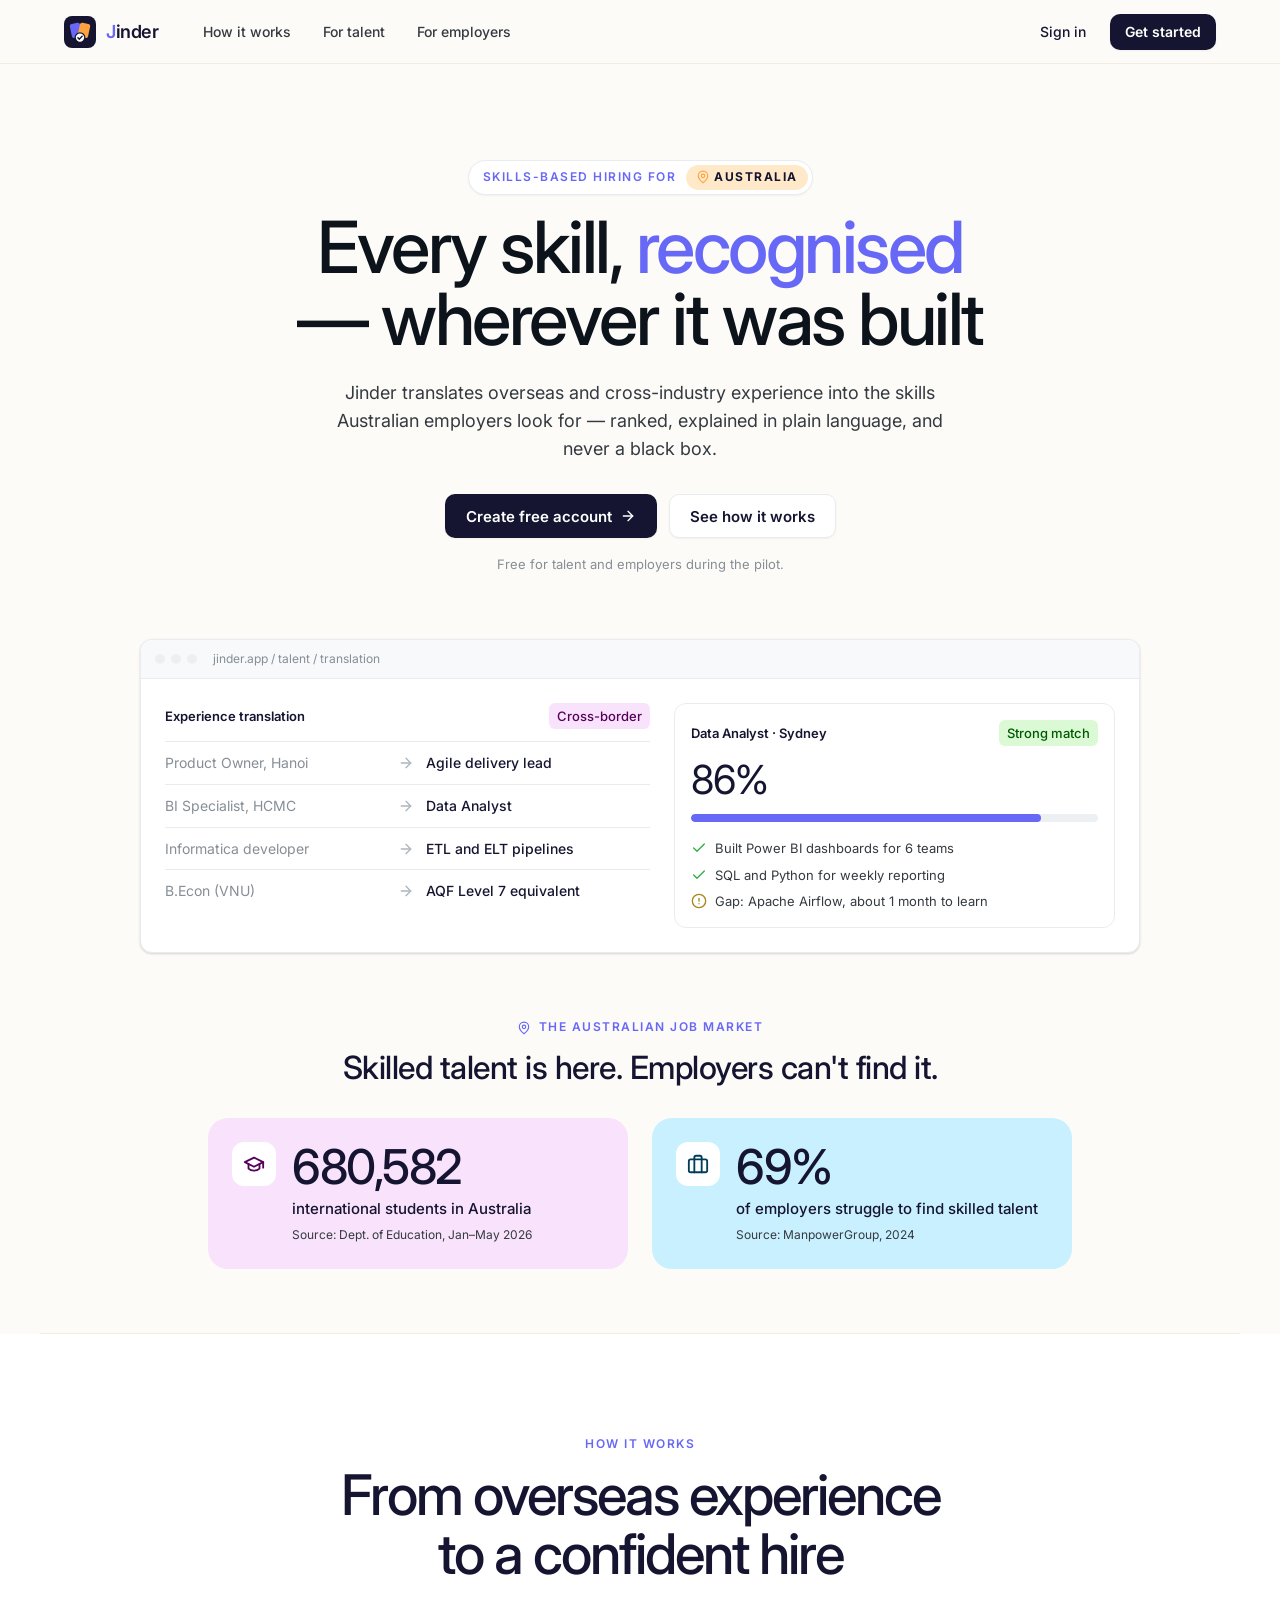
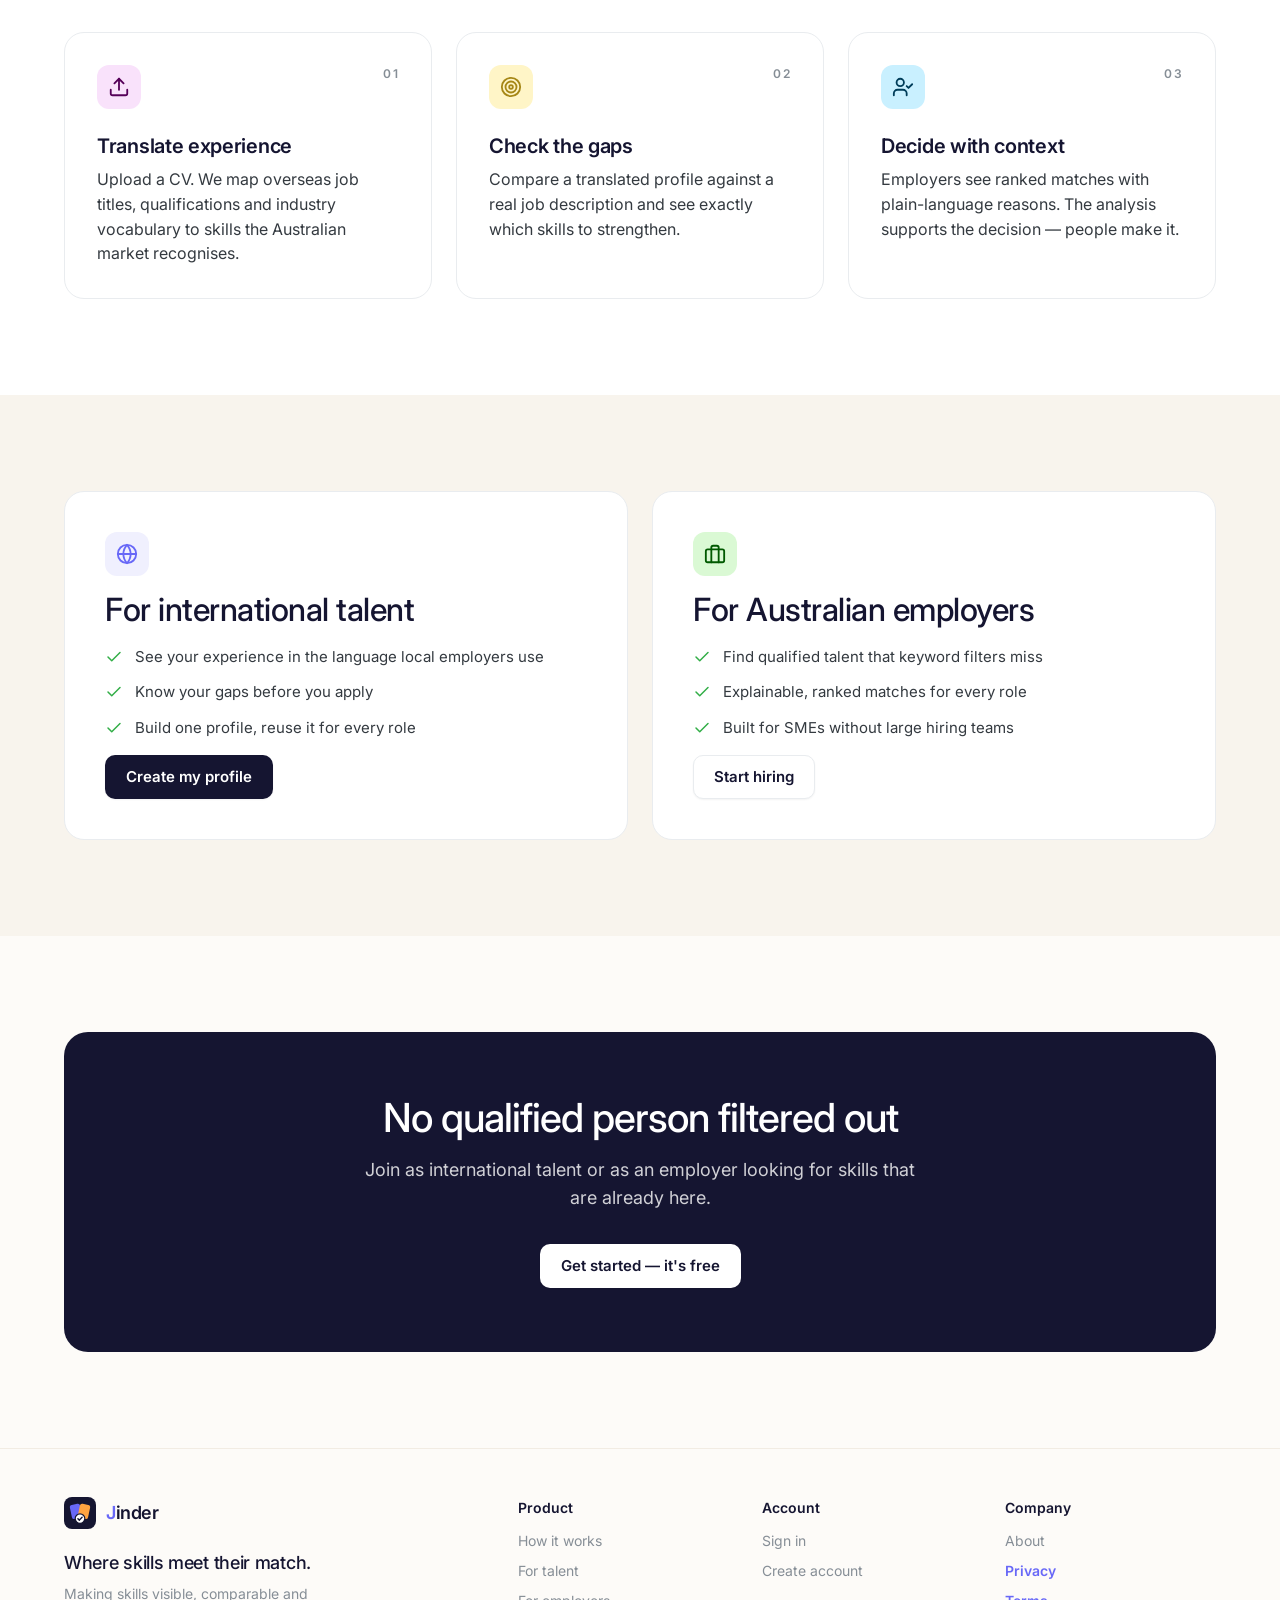
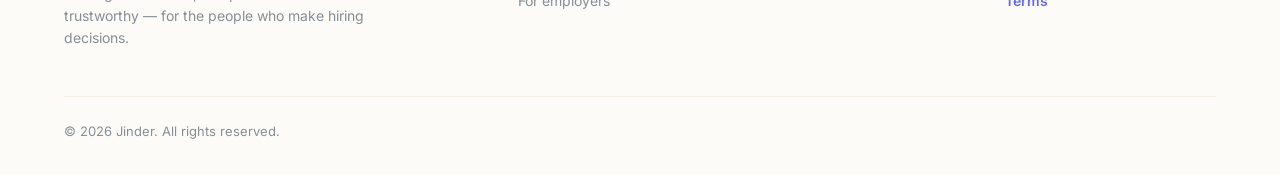
<file: jinder_frontend/app/index.html>
<!DOCTYPE html>
<html lang="en">
<head>
  <meta charset="UTF-8" />
  <meta name="viewport" content="width=device-width, initial-scale=1.0" />
  <title>Jinder — Where skills meet their match.</title>
  <meta name="description" content="Jinder translates cross-border and cross-industry experience into skills Australian employers recognise." />
  <link rel="icon" href="logo.svg" type="image/svg+xml" />
  <link rel="stylesheet" href="styles.css" />
  <!-- One CSS file for each frontend owner. They load after styles.css, so they can add to it. -->
  <link rel="stylesheet" href="styles-core.css" />
  <link rel="stylesheet" href="styles-talent.css" />
  <link rel="stylesheet" href="styles-employer.css" />
  <link rel="stylesheet" href="styles-compare.css" />
</head>
<body>
  <a class="skip-link" href="#app">Skip to content</a>

  <!-- The router renders every view (landing, sign-in, app screens) in here -->
  <div id="app" tabindex="-1"></div>

  <!-- Polite live region for short status messages (js/core/dom.js announce) -->
  <div id="announcer" class="sr-only" role="status" aria-live="polite"></div>

  <!-- Onboarding dialog (candidate accounts). js/components/onboarding.js fills it. -->
  <dialog class="modal" id="onboarding" aria-labelledby="ob-title">
    <div class="modal-head">
      <div class="modal-progress">
        <span class="modal-step" id="obStep"></span>
        <div class="meter meter-sm"><span id="obBar"></span></div>
      </div>
      <button type="button" class="btn btn-ghost btn-icon" id="obClose" aria-label="Close">
        <svg class="icon" aria-hidden="true"><use href="icons.svg#x"/></svg>
      </button>
    </div>
    <form id="obForm" novalidate>
      <div class="modal-body" id="obBody"></div>
      <div class="modal-foot" id="obFoot"></div>
    </form>
  </dialog>

  <script type="module" src="js/main.js"></script>
</body>
</html>
</file>
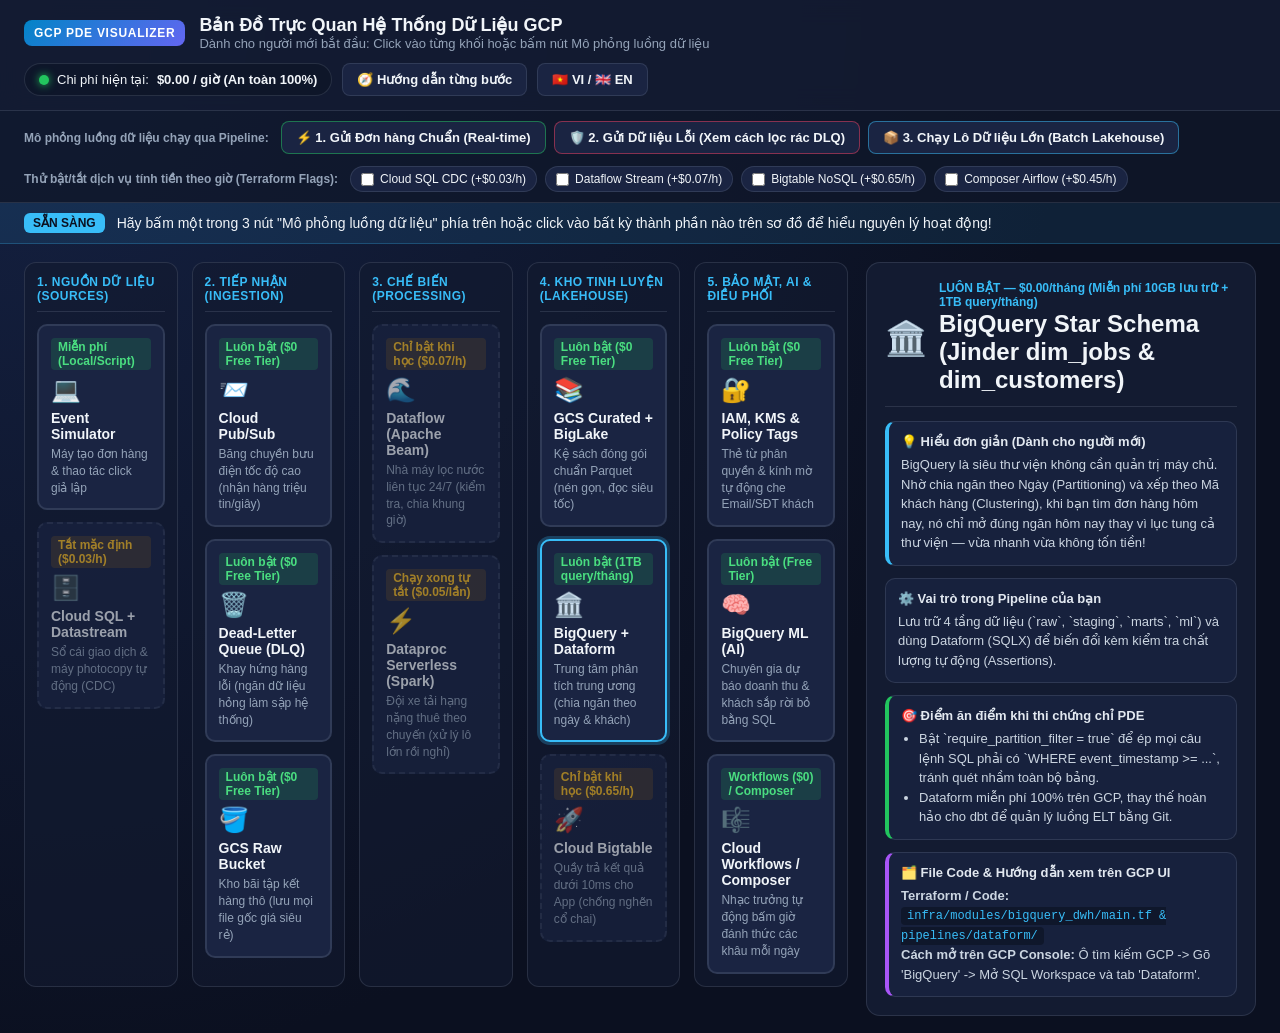
<file: showcase/01-pipeline-visualizer/index.html>
<!DOCTYPE html>
<html lang="vi">
<head>
  <meta charset="UTF-8" />
  <meta name="viewport" content="width=device-width, initial-scale=1.0" />
  <title>GCP Data Pipeline Interactive Learning Visualizer</title>
  <link rel="stylesheet" href="styles/base.css" />
  <link rel="stylesheet" href="styles/pipeline-animations.css" />
</head>
<body>
  <header class="topbar">
    <div class="brand">
      <span class="brand-badge">GCP PDE VISUALIZER</span>
      <div>
        <h1 id="app-title">Bản Đồ Trực Quan Hệ Thống Dữ Liệu GCP</h1>
        <p id="app-subtitle">Dành cho người mới bắt đầu: Click vào từng khối hoặc bấm nút Mô phỏng luồng dữ liệu</p>
      </div>
    </div>

    <div class="topbar-controls">
      <div class="cost-pill" id="live-cost-pill">
        <span class="pulse-dot green" id="cost-dot"></span>
        <span id="cost-label">Chi phí hiện tại:</span>
        <strong id="cost-value">$0.00 / giờ</strong>
      </div>
      <button class="btn btn-secondary" id="btn-tour">🧭 Hướng dẫn từng bước</button>
      <button class="btn btn-lang" id="btn-lang" title="Switch Language">🇻🇳 VI / 🇬🇧 EN</button>
    </div>
  </header>

  <section class="action-bar">
    <div class="sim-buttons">
      <span class="section-tag" id="sim-label">Mô phỏng luồng dữ liệu chạy qua Pipeline:</span>
      <button class="btn btn-sim valid" data-sim="valid" id="btn-sim-valid">
        ⚡ 1. Gửi Đơn hàng Chuẩn (Real-time)
      </button>
      <button class="btn btn-sim dlq" data-sim="dlq" id="btn-sim-dlq">
        🛡️ 2. Gửi Dữ liệu Lỗi (Xem cách lọc rác DLQ)
      </button>
      <button class="btn btn-sim batch" data-sim="batch" id="btn-sim-batch">
        📦 3. Chạy Lô Dữ liệu Lớn (Batch Lakehouse)
      </button>
    </div>

    <div class="lab-toggles">
      <span class="section-tag" id="toggle-label">Thử bật/tắt dịch vụ tính tiền theo giờ (Terraform Flags):</span>
      <label class="toggle-chip">
        <input type="checkbox" data-flag="cloudsql" />
        <span>Cloud SQL CDC (+$0.03/h)</span>
      </label>
      <label class="toggle-chip">
        <input type="checkbox" data-flag="dataflow" />
        <span>Dataflow Stream (+$0.07/h)</span>
      </label>
      <label class="toggle-chip">
        <input type="checkbox" data-flag="bigtable" />
        <span>Bigtable NoSQL (+$0.65/h)</span>
      </label>
      <label class="toggle-chip">
        <input type="checkbox" data-flag="composer" />
        <span>Composer Airflow (+$0.45/h)</span>
      </label>
    </div>
  </section>

  <!-- Live Simulation Narrative Banner -->
  <div class="sim-banner" id="sim-banner">
    <span class="sim-step-badge" id="sim-step-badge">SẴN SÀNG</span>
    <span id="sim-narrative">Hãy bấm một trong 3 nút "Mô phỏng luồng dữ liệu" phía trên hoặc click vào bất kỳ thành phần nào trên sơ đồ để hiểu nguyên lý hoạt động!</span>
  </div>

  <main class="workspace">
    <!-- Left: Interactive Architecture Canvas -->
    <div class="canvas-container">
      <div class="architecture-grid" id="arch-grid">
        <!-- Stage 1: Sources -->
        <div class="arch-column">
          <div class="column-header">1. Nguồn Dữ Liệu (Sources)</div>
          <div class="node-card serverless" data-node="simulator" id="node-simulator">
            <div class="node-tier-tag free">Miễn phí (Local/Script)</div>
            <div class="node-icon">💻</div>
            <h3>Event Simulator</h3>
            <p class="node-analogy">Máy tạo đơn hàng & thao tác click giả lập</p>
          </div>

          <div class="node-card hourly" data-node="cloudsql" id="node-cloudsql">
            <div class="node-tier-tag paid">Tắt mặc định ($0.03/h)</div>
            <div class="node-icon">🗄️</div>
            <h3>Cloud SQL + Datastream</h3>
            <p class="node-analogy">Sổ cái giao dịch & máy photocopy tự động (CDC)</p>
          </div>
        </div>

        <!-- Stage 2: Ingestion -->
        <div class="arch-column">
          <div class="column-header">2. Tiếp Nhận (Ingestion)</div>
          <div class="node-card serverless" data-node="pubsub" id="node-pubsub">
            <div class="node-tier-tag free">Luôn bật ($0 Free Tier)</div>
            <div class="node-icon">📨</div>
            <h3>Cloud Pub/Sub</h3>
            <p class="node-analogy">Băng chuyền bưu điện tốc độ cao (nhận hàng triệu tin/giây)</p>
          </div>

          <div class="node-card serverless" data-node="dlq" id="node-dlq">
            <div class="node-tier-tag free">Luôn bật ($0 Free Tier)</div>
            <div class="node-icon">🗑️</div>
            <h3>Dead-Letter Queue (DLQ)</h3>
            <p class="node-analogy">Khay hứng hàng lỗi (ngăn dữ liệu hỏng làm sập hệ thống)</p>
          </div>

          <div class="node-card serverless" data-node="gcs_raw" id="node-gcs_raw">
            <div class="node-tier-tag free">Luôn bật ($0 Free Tier)</div>
            <div class="node-icon">🪣</div>
            <h3>GCS Raw Bucket</h3>
            <p class="node-analogy">Kho bãi tập kết hàng thô (lưu mọi file gốc giá siêu rẻ)</p>
          </div>
        </div>

        <!-- Stage 3: Processing -->
        <div class="arch-column">
          <div class="column-header">3. Chế Biến (Processing)</div>
          <div class="node-card hourly" data-node="dataflow" id="node-dataflow">
            <div class="node-tier-tag paid">Chỉ bật khi học ($0.07/h)</div>
            <div class="node-icon">🌊</div>
            <h3>Dataflow (Apache Beam)</h3>
            <p class="node-analogy">Nhà máy lọc nước liên tục 24/7 (kiểm tra, chia khung giờ)</p>
          </div>

          <div class="node-card hourly" data-node="dataproc" id="node-dataproc">
            <div class="node-tier-tag paid">Chạy xong tự tắt ($0.05/lần)</div>
            <div class="node-icon">⚡</div>
            <h3>Dataproc Serverless (Spark)</h3>
            <p class="node-analogy">Đội xe tải hạng nặng thuê theo chuyến (xử lý lô lớn rồi nghỉ)</p>
          </div>
        </div>

        <!-- Stage 4: Lakehouse & Serving -->
        <div class="arch-column">
          <div class="column-header">4. Kho Tinh Luyện (Lakehouse)</div>
          <div class="node-card serverless" data-node="gcs_curated" id="node-gcs_curated">
            <div class="node-tier-tag free">Luôn bật ($0 Free Tier)</div>
            <div class="node-icon">📚</div>
            <h3>GCS Curated + BigLake</h3>
            <p class="node-analogy">Kệ sách đóng gói chuẩn Parquet (nén gọn, đọc siêu tốc)</p>
          </div>

          <div class="node-card serverless" data-node="bigquery" id="node-bigquery">
            <div class="node-tier-tag free">Luôn bật (1TB query/tháng)</div>
            <div class="node-icon">🏛️</div>
            <h3>BigQuery + Dataform</h3>
            <p class="node-analogy">Trung tâm phân tích trung ương (chia ngăn theo ngày & khách)</p>
          </div>

          <div class="node-card hourly" data-node="bigtable" id="node-bigtable">
            <div class="node-tier-tag paid">Chỉ bật khi học ($0.65/h)</div>
            <div class="node-icon">🚀</div>
            <h3>Cloud Bigtable</h3>
            <p class="node-analogy">Quầy trả kết quả dưới 10ms cho App (chống nghẽn cổ chai)</p>
          </div>
        </div>

        <!-- Stage 5: Governance, AI & Orchestration -->
        <div class="arch-column">
          <div class="column-header">5. Bảo Mật, AI & Điều Phối</div>
          <div class="node-card serverless" data-node="governance" id="node-governance">
            <div class="node-tier-tag free">Luôn bật ($0 Free Tier)</div>
            <div class="node-icon">🔐</div>
            <h3>IAM, KMS & Policy Tags</h3>
            <p class="node-analogy">Thẻ từ phân quyền & kính mờ tự động che Email/SĐT khách</p>
          </div>

          <div class="node-card serverless" data-node="bqml" id="node-bqml">
            <div class="node-tier-tag free">Luôn bật (Free Tier)</div>
            <div class="node-icon">🧠</div>
            <h3>BigQuery ML (AI)</h3>
            <p class="node-analogy">Chuyên gia dự báo doanh thu & khách sắp rời bỏ bằng SQL</p>
          </div>

          <div class="node-card serverless" data-node="orchestration" id="node-orchestration">
            <div class="node-tier-tag free">Workflows ($0) / Composer</div>
            <div class="node-icon">🎼</div>
            <h3>Cloud Workflows / Composer</h3>
            <p class="node-analogy">Nhạc trưởng tự động bấm giờ đánh thức các khâu mỗi ngày</p>
          </div>
        </div>
      </div>
    </div>

    <!-- Right: Deep-Dive Beginner Inspector Panel -->
    <aside class="inspector-panel" id="inspector-panel">
      <div class="inspector-header">
        <span class="inspector-icon" id="insp-icon">🏛️</span>
        <div>
          <span class="inspector-badge" id="insp-tier">CORE SERVERLESS ($0/tháng)</span>
          <h2 id="insp-title">BigQuery + Dataform</h2>
        </div>
      </div>

      <div class="inspector-body">
        <div class="info-card highlight">
          <h4>💡 Hiểu đơn giản (Dành cho người mới)</h4>
          <p id="insp-analogy"></p>
        </div>

        <div class="info-card">
          <h4>⚙️ Vai trò trong Pipeline của bạn</h4>
          <p id="insp-role"></p>
        </div>

        <div class="info-card pde-card">
          <h4>🎯 Điểm ăn điểm khi thi chứng chỉ PDE</h4>
          <ul id="insp-pde"></ul>
        </div>

        <div class="info-card code-card">
          <h4>🗂️ File Code & Hướng dẫn xem trên GCP UI</h4>
          <p><strong>Terraform / Code:</strong> <code id="insp-code"></code></p>
          <p><strong>Cách mở trên GCP Console:</strong> <span id="insp-ui"></span></p>
        </div>
      </div>
    </aside>
  </main>

  <script src="scripts/nodes-data.js"></script>
  <script src="scripts/simulator-engine.js"></script>
  <script src="scripts/app.js"></script>
</body>
</html>
</file>
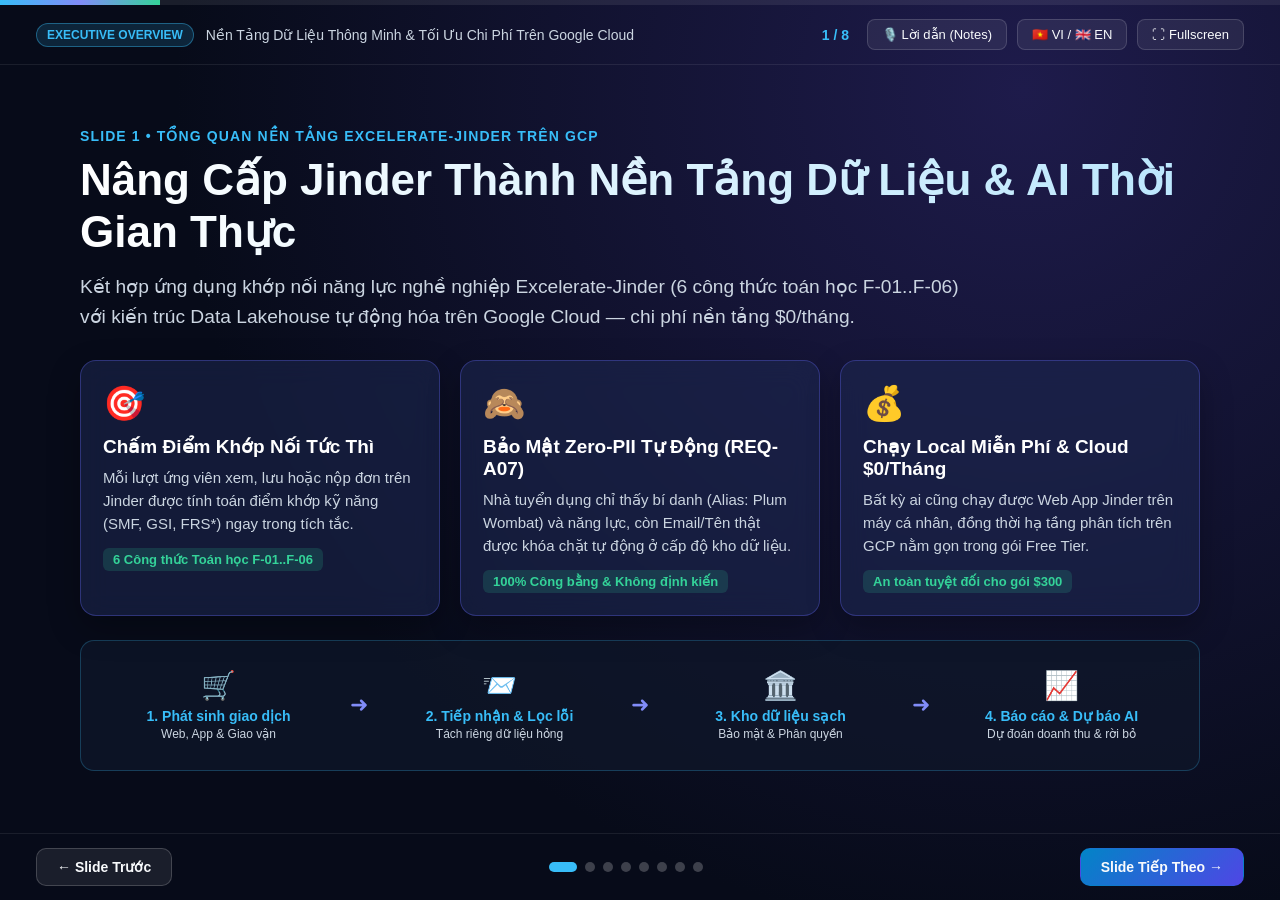
<file: showcase/02-executive-presentation/index.html>
<!DOCTYPE html>
<html lang="vi">
<head>
  <meta charset="UTF-8" />
  <meta name="viewport" content="width=device-width, initial-scale=1.0" />
  <title>Executive Presentation — Smart E-Commerce Data Platform on Google Cloud</title>
  <link rel="stylesheet" href="styles/deck.css" />
  <link rel="stylesheet" href="styles/transitions.css" />
</head>
<body>
  <!-- Top Progress Bar -->
  <div class="progress-track">
    <div class="progress-fill" id="progress-fill"></div>
  </div>

  <!-- Header Navigation Bar -->
  <header class="deck-header">
    <div class="deck-brand">
      <span class="deck-pill">EXECUTIVE OVERVIEW</span>
      <span class="deck-title" id="deck-header-title">Nền Tảng Dữ Liệu Thông Minh & Tối Ưu Chi Phí Trên Google Cloud</span>
    </div>
    <div class="deck-actions">
      <span class="slide-counter" id="slide-counter">1 / 8</span>
      <button class="ctrl-btn" id="btn-notes" title="Bật/Tắt Kịch bản thuyết trình (Speaker Notes)">🎙️ Lời dẫn (Notes)</button>
      <button class="ctrl-btn" id="btn-deck-lang" title="Đổi ngôn ngữ thuyết trình">🇻🇳 VI / 🇬🇧 EN</button>
      <button class="ctrl-btn" id="btn-fullscreen" title="Toàn màn hình (Fullscreen)">⛶ Fullscreen</button>
    </div>
  </header>

  <!-- Animated Slide Stage -->
  <main class="slide-stage" id="slide-stage">
    <!-- Dynamic slide content injected by scripts/deck-controller.js -->
  </main>

  <!-- Speaker Notes Drawer -->
  <aside class="notes-drawer hidden" id="notes-drawer">
    <div class="notes-header">
      <strong>🎙️ Gợi ý lời nói khi thuyết trình (Speaker Script):</strong>
      <button class="close-notes" id="btn-close-notes">✕</button>
    </div>
    <p id="notes-content"></p>
  </aside>

  <!-- Bottom Slide Controls -->
  <footer class="deck-footer">
    <button class="nav-btn" id="btn-prev">← Slide Trước</button>
    <div class="dot-indicators" id="dot-indicators"></div>
    <button class="nav-btn primary" id="btn-next">Slide Tiếp Theo →</button>
  </footer>

  <script src="scripts/slides-content.js"></script>
  <script src="scripts/deck-controller.js"></script>
</body>
</html>
</file>
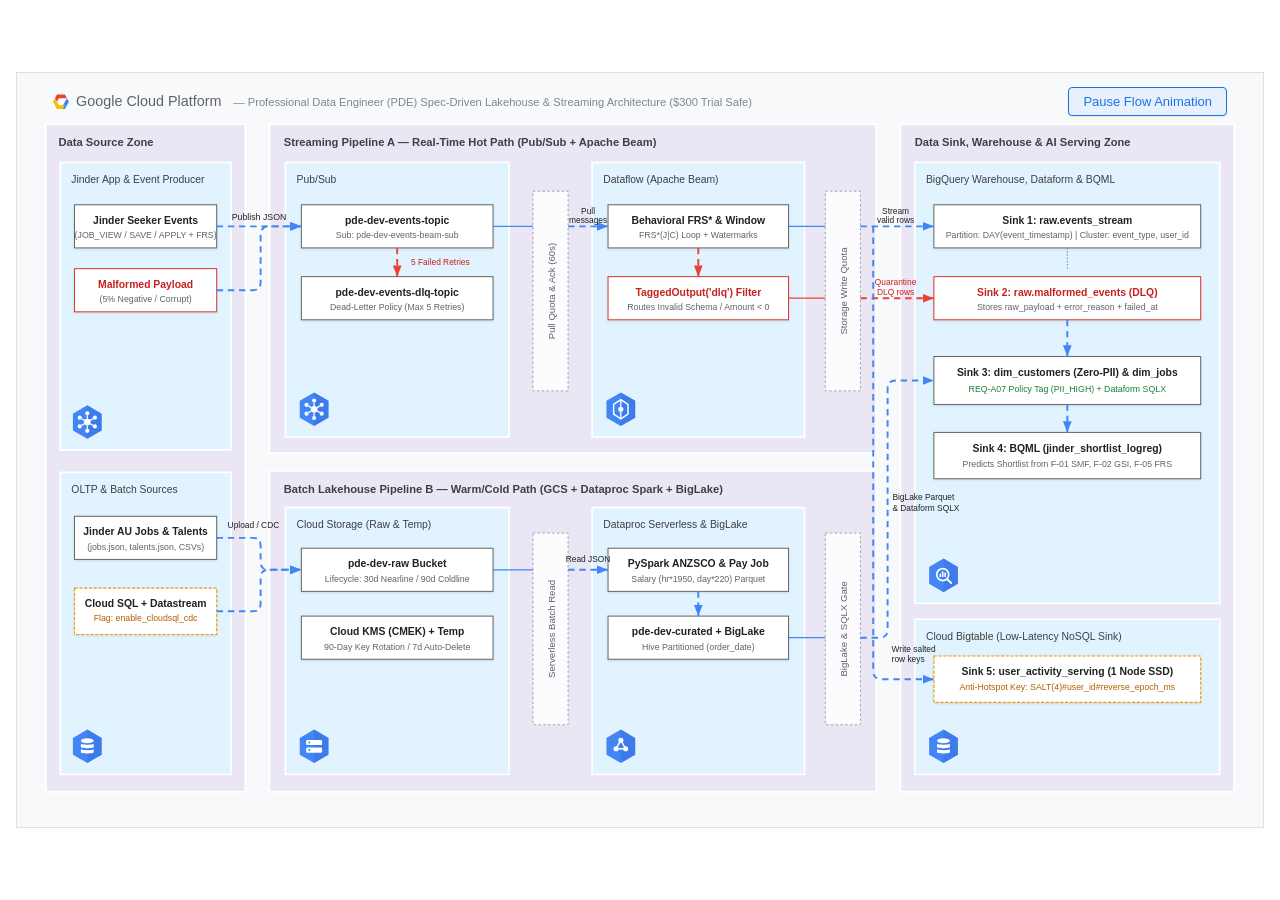
<file: showcase/01-pipeline-visualizer/gcp-architecture-diagram.html>
<!DOCTYPE html>
<html lang="en">
<head>
  <meta charset="UTF-8" />
  <meta name="viewport" content="width=device-width, initial-scale=1.0" />
  <title>Google Cloud Platform — Excelerate-Jinder Architecture Diagram</title>
  <style>
    * {
      box-sizing: border-box;
      margin: 0;
      padding: 0;
    }
    body {
      background: #ffffff;
      display: flex;
      justify-content: center;
      align-items: center;
      min-height: 100vh;
      padding: 16px;
      font-family: Roboto, -apple-system, BlinkMacSystemFont, "Segoe UI", sans-serif;
    }
    .diagram-canvas {
      position: relative;
      width: 100%;
      max-width: 1560px;
      background: #f8f9fa;
      border: 1px solid #e0e0e0;
    }
    .anim-toggle-btn {
      position: absolute;
      top: 14px;
      right: 36px;
      background: #ffffff;
      border: 1px solid #dadce0;
      color: #1a73e8;
      font-family: inherit;
      font-size: 13px;
      font-weight: 500;
      padding: 6px 14px;
      border-radius: 4px;
      cursor: pointer;
      box-shadow: 0 1px 2px rgba(60, 64, 67, 0.1);
      transition: background 0.15s ease, border-color 0.15s ease;
    }
    .anim-toggle-btn:hover {
      background: #f1f3f4;
      border-color: #1a73e8;
    }
    .anim-toggle-btn.active {
      background: #e8f0fe;
      border-color: #1a73e8;
    }
    @keyframes dashFlow {
      to {
        stroke-dashoffset: -40;
      }
    }
    .flowing-line {
      stroke-dasharray: 8, 6 !important;
      stroke-width: 2.4px !important;
      animation: dashFlow 0.9s linear infinite;
    }
  </style>
</head>
<body>
  <div class="diagram-canvas">
    <button class="anim-toggle-btn active" id="btn-toggle-anim">Pause Flow Animation</button>
    <svg id="gcp-arch-svg" xmlns="http://www.w3.org/2000/svg" viewBox="0 0 1560 940" width="100%" height="100%">
  <defs>
    <!-- Standard Google Blue Arrowhead -->
    <marker id="arrow-blue" viewBox="0 0 10 10" refX="9" refY="5" markerWidth="6.5" markerHeight="6.5" orient="auto-start-reverse">
      <path d="M 0 1.5 L 9 5 L 0 8.5 z" fill="#4285f4" />
    </marker>
    <!-- Red DLQ Arrowhead -->
    <marker id="arrow-red" viewBox="0 0 10 10" refX="9" refY="5" markerWidth="6.5" markerHeight="6.5" orient="auto-start-reverse">
      <path d="M 0 1.5 L 9 5 L 0 8.5 z" fill="#ea4335" />
    </marker>
    <!-- Subtle Drop Shadow for White Entity Boxes -->
    <filter id="box-shadow" x="-5%" y="-5%" width="110%" height="115%">
      <feDropShadow dx="0" dy="1" stdDeviation="1.2" flood-color="#000000" flood-opacity="0.12" />
    </filter>

    <!-- Reusable Blue GCP Hexagon Base -->
    <g id="gcp-hex">
      <polygon points="22,0 40,10.5 40,31.5 22,42 4,31.5 4,10.5" fill="#4285f4" />
      <polygon points="22,0 40,10.5 40,31.5 22,42" fill="#3367d6" opacity="0.35" />
    </g>

    <!-- GCP Icon: Pub/Sub -->
    <g id="icon-pubsub">
      <use href="#gcp-hex" />
      <circle cx="22" cy="21" r="4.2" fill="#ffffff" />
      <circle cx="22" cy="10" r="2.6" fill="#ffffff" />
      <circle cx="31.5" cy="15.5" r="2.6" fill="#ffffff" />
      <circle cx="31.5" cy="26.5" r="2.6" fill="#ffffff" />
      <circle cx="22" cy="32" r="2.6" fill="#ffffff" />
      <circle cx="12.5" cy="26.5" r="2.6" fill="#ffffff" />
      <circle cx="12.5" cy="15.5" r="2.6" fill="#ffffff" />
      <line x1="22" y1="12.6" x2="22" y2="16.8" stroke="#ffffff" stroke-width="1.6" />
      <line x1="29.2" y1="16.8" x2="25.6" y2="18.9" stroke="#ffffff" stroke-width="1.6" />
      <line x1="29.2" y1="25.2" x2="25.6" y2="23.1" stroke="#ffffff" stroke-width="1.6" />
      <line x1="22" y1="29.4" x2="22" y2="25.2" stroke="#ffffff" stroke-width="1.6" />
      <line x1="14.8" y1="25.2" x2="18.4" y2="23.1" stroke="#ffffff" stroke-width="1.6" />
      <line x1="14.8" y1="16.8" x2="18.4" y2="18.9" stroke="#ffffff" stroke-width="1.6" />
    </g>

    <!-- GCP Icon: Dataflow -->
    <g id="icon-dataflow">
      <use href="#gcp-hex" />
      <polygon points="22,9 31,15 31,27 22,33 13,27 13,15" fill="none" stroke="#ffffff" stroke-width="1.8" />
      <circle cx="22" cy="21" r="3.2" fill="#ffffff" />
      <line x1="22" y1="9" x2="22" y2="17.8" stroke="#ffffff" stroke-width="1.6" />
      <line x1="22" y1="24.2" x2="22" y2="33" stroke="#ffffff" stroke-width="1.6" />
    </g>

    <!-- GCP Icon: Cloud Storage -->
    <g id="icon-gcs">
      <use href="#gcp-hex" />
      <rect x="12" y="13" width="20" height="6.5" rx="1.5" fill="#ffffff" />
      <rect x="12" y="22.5" width="20" height="6.5" rx="1.5" fill="#ffffff" />
      <circle cx="16" cy="16.2" r="1.3" fill="#4285f4" />
      <circle cx="16" cy="25.7" r="1.3" fill="#4285f4" />
    </g>

    <!-- GCP Icon: Dataproc -->
    <g id="icon-dataproc">
      <use href="#gcp-hex" />
      <circle cx="16" cy="24" r="3.2" fill="#ffffff" />
      <circle cx="28" cy="24" r="3.2" fill="#ffffff" />
      <circle cx="22" cy="13.5" r="3.2" fill="#ffffff" />
      <path d="M16,24 L22,13.5 L28,24 Z" fill="none" stroke="#ffffff" stroke-width="1.8" />
    </g>

    <!-- GCP Icon: BigQuery -->
    <g id="icon-bigquery">
      <use href="#gcp-hex" />
      <circle cx="21" cy="20" r="7.5" fill="none" stroke="#ffffff" stroke-width="2.2" />
      <rect x="17" y="19" width="2" height="4" fill="#ffffff" />
      <rect x="20" y="16" width="2" height="7" fill="#ffffff" />
      <rect x="23" y="17.5" width="2" height="5.5" fill="#ffffff" />
      <line x1="26.5" y1="25.5" x2="31.5" y2="30.5" stroke="#ffffff" stroke-width="2.6" stroke-linecap="round" />
    </g>

    <!-- GCP Icon: Bigtable / Cloud SQL -->
    <g id="icon-db">
      <use href="#gcp-hex" />
      <ellipse cx="22" cy="14" rx="8" ry="3.2" fill="#ffffff" />
      <path d="M14,17.5 C14,19.5 30,19.5 30,17.5 L30,22 C30,24 14,24 14,22 Z" fill="#ffffff" />
      <path d="M14,24.5 C14,26.5 30,26.5 30,24.5 L30,28.5 C30,30.5 14,30.5 14,28.5 Z" fill="#ffffff" />
    </g>
  </defs>

  <!-- Canvas Background (#f8f9fa Official GCP Diagram Backdrop) -->
  <rect x="0" y="0" width="1560" height="940" fill="#f8f9fa" />

  <!-- ===================================================================== -->
  <!-- TOP HEADER: Google Cloud Platform Logo & Title                        -->
  <!-- ===================================================================== -->
  <g transform="translate(36, 24)">
    <!-- Multicolor GCP Hexagon Icon -->
    <path d="M14,2 L24,2 L29,11 L24,20 L14,20 L9,11 Z" fill="none" />
    <path d="M14,3 L24,3 L26.5,7.5 L16.5,7.5 L14,12 L11.5,7.5 Z" fill="#ea4335" />
    <path d="M26.5,7.5 L29,12 L24,21 L19,21 L24,12 Z" fill="#4285f4" />
    <path d="M11.5,7.5 L16.5,16.5 L24,16.5 L21.5,21 L14,21 L9,12 Z" fill="#fbbc05" />
    <circle cx="19" cy="12" r="3.6" fill="#ffffff" />
    <text x="38" y="17" font-family="Roboto, -apple-system, BlinkMacSystemFont, sans-serif" font-size="18" font-weight="500" fill="#5f6368">Google Cloud Platform</text>
    <text x="235" y="17" font-family="Roboto, -apple-system, BlinkMacSystemFont, sans-serif" font-size="14" font-weight="400" fill="#80868b">— Professional Data Engineer (PDE) Spec-Driven Lakehouse &amp; Streaming Architecture ($300 Trial Safe)</text>
  </g>

  <!-- ===================================================================== -->
  <!-- ZONE 1: DATA SOURCE PROJECT / LAYER (LEFT LAVENDER BOX)               -->
  <!-- ===================================================================== -->
  <rect x="36" y="64" width="250" height="836" fill="#ebe6f4" stroke="#ffffff" stroke-width="2.5" />
  <text x="52" y="92" font-family="Roboto, sans-serif" font-size="14" font-weight="700" fill="#3c4043">Data Source Zone</text>

  <!-- Service Box 1A: Event Simulator (Stream Source) -->
  <rect x="54" y="112" width="214" height="360" fill="#e1f3fe" stroke="#ffffff" stroke-width="2" />
  <text x="68" y="138" font-family="Roboto, sans-serif" font-size="13" font-weight="500" fill="#3c4043">Jinder App & Event Producer</text>

  <g class="diagram-node" data-node="simulator" transform="translate(72, 165)" style="cursor:pointer;">
    <rect width="178" height="54" fill="#ffffff" stroke="#616161" stroke-width="1.2" filter="url(#box-shadow)" />
    <text x="89" y="24" text-anchor="middle" font-family="Roboto, sans-serif" font-size="13" font-weight="600" fill="#202124">Jinder Seeker Events</text>
    <text x="89" y="42" text-anchor="middle" font-family="Roboto, sans-serif" font-size="11" fill="#5f6368">(JOB_VIEW / SAVE / APPLY + FRS)</text>
  </g>

  <g class="diagram-node" data-node="simulator" transform="translate(72, 245)" style="cursor:pointer;">
    <rect width="178" height="54" fill="#ffffff" stroke="#d93025" stroke-width="1.2" filter="url(#box-shadow)" />
    <text x="89" y="24" text-anchor="middle" font-family="Roboto, sans-serif" font-size="13" font-weight="600" fill="#c5221f">Malformed Payload</text>
    <text x="89" y="42" text-anchor="middle" font-family="Roboto, sans-serif" font-size="11" fill="#5f6368">(5% Negative / Corrupt)</text>
  </g>
  <use href="#icon-pubsub" x="66" y="416" />

  <!-- Service Box 1B: Batch & OLTP CDC Sources -->
  <rect x="54" y="500" width="214" height="378" fill="#e1f3fe" stroke="#ffffff" stroke-width="2" />
  <text x="68" y="526" font-family="Roboto, sans-serif" font-size="13" font-weight="500" fill="#3c4043">OLTP &amp; Batch Sources</text>

  <g class="diagram-node" data-node="gcs_raw" transform="translate(72, 555)" style="cursor:pointer;">
    <rect width="178" height="54" fill="#ffffff" stroke="#616161" stroke-width="1.2" filter="url(#box-shadow)" />
    <text x="89" y="24" text-anchor="middle" font-family="Roboto, sans-serif" font-size="13" font-weight="600" fill="#202124">Jinder AU Jobs &amp; Talents</text>
    <text x="89" y="42" text-anchor="middle" font-family="Roboto, sans-serif" font-size="11" fill="#5f6368">(jobs.json, talents.json, CSVs)</text>
  </g>

  <g class="diagram-node" data-node="cloudsql" transform="translate(72, 645)" style="cursor:pointer;">
    <rect width="178" height="58" fill="#ffffff" stroke="#f29900" stroke-width="1.4" stroke-dasharray="4,2" filter="url(#box-shadow)" />
    <text x="89" y="23" text-anchor="middle" font-family="Roboto, sans-serif" font-size="13" font-weight="600" fill="#202124">Cloud SQL + Datastream</text>
    <text x="89" y="41" text-anchor="middle" font-family="Roboto, sans-serif" font-size="11" fill="#b06000">Flag: enable_cloudsql_cdc</text>
  </g>
  <use href="#icon-db" x="66" y="822" />

  <!-- ===================================================================== -->
  <!-- ZONE 2A: STREAMING PIPELINE PROJECT A (TOP-MIDDLE LAVENDER BOX)       -->
  <!-- ===================================================================== -->
  <rect x="316" y="64" width="760" height="412" fill="#ebe6f4" stroke="#ffffff" stroke-width="2.5" />
  <text x="334" y="92" font-family="Roboto, sans-serif" font-size="14" font-weight="700" fill="#3c4043">Streaming Pipeline A — Real-Time Hot Path (Pub/Sub + Apache Beam)</text>

  <!-- Pub/Sub Box inside Pipeline A -->
  <rect x="336" y="112" width="280" height="344" fill="#e1f3fe" stroke="#ffffff" stroke-width="2" />
  <text x="350" y="138" font-family="Roboto, sans-serif" font-size="13" font-weight="500" fill="#3c4043">Pub/Sub</text>

  <g class="diagram-node" data-node="pubsub" transform="translate(356, 165)" style="cursor:pointer;">
    <rect width="240" height="54" fill="#ffffff" stroke="#616161" stroke-width="1.2" filter="url(#box-shadow)" />
    <text x="120" y="24" text-anchor="middle" font-family="Roboto, sans-serif" font-size="13" font-weight="600" fill="#202124">pde-dev-events-topic</text>
    <text x="120" y="42" text-anchor="middle" font-family="Roboto, sans-serif" font-size="11" fill="#5f6368">Sub: pde-dev-events-beam-sub</text>
  </g>

  <g class="diagram-node" data-node="dlq" transform="translate(356, 255)" style="cursor:pointer;">
    <rect width="240" height="54" fill="#ffffff" stroke="#616161" stroke-width="1.2" filter="url(#box-shadow)" />
    <text x="120" y="24" text-anchor="middle" font-family="Roboto, sans-serif" font-size="13" font-weight="600" fill="#202124">pde-dev-events-dlq-topic</text>
    <text x="120" y="42" text-anchor="middle" font-family="Roboto, sans-serif" font-size="11" fill="#5f6368">Dead-Letter Policy (Max 5 Retries)</text>
  </g>
  <use href="#icon-pubsub" x="350" y="400" />

  <!-- Vertical Dashed Bar 1: Pull Quota / Ack Deadline -->
  <rect x="646" y="148" width="44" height="250" fill="#ffffff" fill-opacity="0.88" stroke="#9aa0a6" stroke-width="1.2" stroke-dasharray="3,3" />
  <text x="673" y="273" text-anchor="middle" font-family="Roboto, sans-serif" font-size="12" fill="#5f6368" transform="rotate(-90 673 273)">Pull Quota &amp; Ack (60s)</text>

  <!-- Dataflow Box inside Pipeline A -->
  <rect x="720" y="112" width="266" height="344" fill="#e1f3fe" stroke="#ffffff" stroke-width="2" />
  <text x="734" y="138" font-family="Roboto, sans-serif" font-size="13" font-weight="500" fill="#3c4043">Dataflow (Apache Beam)</text>

  <g class="diagram-node" data-node="dataflow" transform="translate(740, 165)" style="cursor:pointer;">
    <rect width="226" height="54" fill="#ffffff" stroke="#616161" stroke-width="1.2" filter="url(#box-shadow)" />
    <text x="113" y="24" text-anchor="middle" font-family="Roboto, sans-serif" font-size="13" font-weight="600" fill="#202124">Behavioral FRS* &amp; Window</text>
    <text x="113" y="42" text-anchor="middle" font-family="Roboto, sans-serif" font-size="11" fill="#5f6368">FRS*(J|C) Loop + Watermarks</text>
  </g>

  <g class="diagram-node" data-node="dlq" transform="translate(740, 255)" style="cursor:pointer;">
    <rect width="226" height="54" fill="#ffffff" stroke="#d93025" stroke-width="1.2" filter="url(#box-shadow)" />
    <text x="113" y="24" text-anchor="middle" font-family="Roboto, sans-serif" font-size="13" font-weight="600" fill="#c5221f">TaggedOutput('dlq') Filter</text>
    <text x="113" y="42" text-anchor="middle" font-family="Roboto, sans-serif" font-size="11" fill="#5f6368">Routes Invalid Schema / Amount &lt; 0</text>
  </g>
  <use href="#icon-dataflow" x="734" y="400" />

  <!-- Vertical Dashed Bar 2: Write / Publish Quota -->
  <rect x="1012" y="148" width="44" height="250" fill="#ffffff" fill-opacity="0.88" stroke="#9aa0a6" stroke-width="1.2" stroke-dasharray="3,3" />
  <text x="1039" y="273" text-anchor="middle" font-family="Roboto, sans-serif" font-size="12" fill="#5f6368" transform="rotate(-90 1039 273)">Storage Write Quota</text>

  <!-- ===================================================================== -->
  <!-- ZONE 2B: BATCH LAKEHOUSE PIPELINE B (BOTTOM-MIDDLE LAVENDER BOX)      -->
  <!-- ===================================================================== -->
  <rect x="316" y="498" width="760" height="402" fill="#ebe6f4" stroke="#ffffff" stroke-width="2.5" />
  <text x="334" y="526" font-family="Roboto, sans-serif" font-size="14" font-weight="700" fill="#3c4043">Batch Lakehouse Pipeline B — Warm/Cold Path (GCS + Dataproc Spark + BigLake)</text>

  <!-- Cloud Storage Raw/Temp Box inside Pipeline B -->
  <rect x="336" y="544" width="280" height="334" fill="#e1f3fe" stroke="#ffffff" stroke-width="2" />
  <text x="350" y="570" font-family="Roboto, sans-serif" font-size="13" font-weight="500" fill="#3c4043">Cloud Storage (Raw &amp; Temp)</text>

  <g class="diagram-node" data-node="gcs_raw" transform="translate(356, 595)" style="cursor:pointer;">
    <rect width="240" height="54" fill="#ffffff" stroke="#616161" stroke-width="1.2" filter="url(#box-shadow)" />
    <text x="120" y="24" text-anchor="middle" font-family="Roboto, sans-serif" font-size="13" font-weight="600" fill="#202124">pde-dev-raw Bucket</text>
    <text x="120" y="42" text-anchor="middle" font-family="Roboto, sans-serif" font-size="11" fill="#5f6368">Lifecycle: 30d Nearline / 90d Coldline</text>
  </g>

  <g class="diagram-node" data-node="governance" transform="translate(356, 680)" style="cursor:pointer;">
    <rect width="240" height="54" fill="#ffffff" stroke="#616161" stroke-width="1.2" filter="url(#box-shadow)" />
    <text x="120" y="24" text-anchor="middle" font-family="Roboto, sans-serif" font-size="13" font-weight="600" fill="#202124">Cloud KMS (CMEK) + Temp</text>
    <text x="120" y="42" text-anchor="middle" font-family="Roboto, sans-serif" font-size="11" fill="#5f6368">90-Day Key Rotation / 7d Auto-Delete</text>
  </g>
  <use href="#icon-gcs" x="350" y="822" />

  <!-- Vertical Dashed Bar 3: Serverless Spark Trigger -->
  <rect x="646" y="576" width="44" height="240" fill="#ffffff" fill-opacity="0.88" stroke="#9aa0a6" stroke-width="1.2" stroke-dasharray="3,3" />
  <text x="673" y="696" text-anchor="middle" font-family="Roboto, sans-serif" font-size="12" fill="#5f6368" transform="rotate(-90 673 696)">Serverless Batch Read</text>

  <!-- Dataproc & Curated BigLake Box inside Pipeline B -->
  <rect x="720" y="544" width="266" height="334" fill="#e1f3fe" stroke="#ffffff" stroke-width="2" />
  <text x="734" y="570" font-family="Roboto, sans-serif" font-size="13" font-weight="500" fill="#3c4043">Dataproc Serverless &amp; BigLake</text>

  <g class="diagram-node" data-node="dataproc" transform="translate(740, 595)" style="cursor:pointer;">
    <rect width="226" height="54" fill="#ffffff" stroke="#616161" stroke-width="1.2" filter="url(#box-shadow)" />
    <text x="113" y="24" text-anchor="middle" font-family="Roboto, sans-serif" font-size="13" font-weight="600" fill="#202124">PySpark ANZSCO &amp; Pay Job</text>
    <text x="113" y="42" text-anchor="middle" font-family="Roboto, sans-serif" font-size="11" fill="#5f6368">Salary (hr*1950, day*220) Parquet</text>
  </g>

  <g class="diagram-node" data-node="gcs_curated" transform="translate(740, 680)" style="cursor:pointer;">
    <rect width="226" height="54" fill="#ffffff" stroke="#616161" stroke-width="1.2" filter="url(#box-shadow)" />
    <text x="113" y="24" text-anchor="middle" font-family="Roboto, sans-serif" font-size="13" font-weight="600" fill="#202124">pde-dev-curated + BigLake</text>
    <text x="113" y="42" text-anchor="middle" font-family="Roboto, sans-serif" font-size="11" fill="#5f6368">Hive Partitioned (order_date)</text>
  </g>
  <use href="#icon-dataproc" x="734" y="822" />

  <!-- Vertical Dashed Bar 4: External Connection -->
  <rect x="1012" y="576" width="44" height="240" fill="#ffffff" fill-opacity="0.88" stroke="#9aa0a6" stroke-width="1.2" stroke-dasharray="3,3" />
  <text x="1039" y="696" text-anchor="middle" font-family="Roboto, sans-serif" font-size="12" fill="#5f6368" transform="rotate(-90 1039 696)">BigLake &amp; SQLX Gate</text>

  <!-- ===================================================================== -->
  <!-- ZONE 3: DATA SINK, WAREHOUSE, AI & SERVING ZONE (RIGHT LAVENDER BOX)  -->
  <!-- ===================================================================== -->
  <rect x="1106" y="64" width="418" height="836" fill="#ebe6f4" stroke="#ffffff" stroke-width="2.5" />
  <text x="1124" y="92" font-family="Roboto, sans-serif" font-size="14" font-weight="700" fill="#3c4043">Data Sink, Warehouse &amp; AI Serving Zone</text>

  <!-- Service Box 3A: BigQuery Data Warehouse + Dataform + BQML -->
  <rect x="1124" y="112" width="382" height="552" fill="#e1f3fe" stroke="#ffffff" stroke-width="2" />
  <text x="1138" y="138" font-family="Roboto, sans-serif" font-size="13" font-weight="500" fill="#3c4043">BigQuery Warehouse, Dataform &amp; BQML</text>

  <g class="diagram-node" data-node="bigquery" transform="translate(1148, 165)" style="cursor:pointer;">
    <rect width="334" height="54" fill="#ffffff" stroke="#616161" stroke-width="1.2" filter="url(#box-shadow)" />
    <text x="167" y="24" text-anchor="middle" font-family="Roboto, sans-serif" font-size="13" font-weight="600" fill="#202124">Sink 1: raw.events_stream</text>
    <text x="167" y="42" text-anchor="middle" font-family="Roboto, sans-serif" font-size="11" fill="#5f6368">Partition: DAY(event_timestamp) | Cluster: event_type, user_id</text>
  </g>

  <g class="diagram-node" data-node="dlq" transform="translate(1148, 255)" style="cursor:pointer;">
    <rect width="334" height="54" fill="#ffffff" stroke="#d93025" stroke-width="1.2" filter="url(#box-shadow)" />
    <text x="167" y="24" text-anchor="middle" font-family="Roboto, sans-serif" font-size="13" font-weight="600" fill="#c5221f">Sink 2: raw.malformed_events (DLQ)</text>
    <text x="167" y="42" text-anchor="middle" font-family="Roboto, sans-serif" font-size="11" fill="#5f6368">Stores raw_payload + error_reason + failed_at</text>
  </g>

  <g class="diagram-node" data-node="governance" transform="translate(1148, 355)" style="cursor:pointer;">
    <rect width="334" height="60" fill="#ffffff" stroke="#616161" stroke-width="1.2" filter="url(#box-shadow)" />
    <text x="167" y="24" text-anchor="middle" font-family="Roboto, sans-serif" font-size="13" font-weight="600" fill="#202124">Sink 3: dim_customers (Zero-PII) &amp; dim_jobs</text>
    <text x="167" y="44" text-anchor="middle" font-family="Roboto, sans-serif" font-size="11" fill="#188038">REQ-A07 Policy Tag (PII_HIGH) + Dataform SQLX</text>
  </g>

  <g class="diagram-node" data-node="bqml" transform="translate(1148, 450)" style="cursor:pointer;">
    <rect width="334" height="58" fill="#ffffff" stroke="#616161" stroke-width="1.2" filter="url(#box-shadow)" />
    <text x="167" y="24" text-anchor="middle" font-family="Roboto, sans-serif" font-size="13" font-weight="600" fill="#202124">Sink 4: BQML (jinder_shortlist_logreg)</text>
    <text x="167" y="43" text-anchor="middle" font-family="Roboto, sans-serif" font-size="11" fill="#5f6368">Predicts Shortlist from F-01 SMF, F-02 GSI, F-05 FRS</text>
  </g>
  <use href="#icon-bigquery" x="1138" y="608" />

  <!-- Service Box 3B: Cloud Bigtable Low-Latency Serving -->
  <rect x="1124" y="684" width="382" height="194" fill="#e1f3fe" stroke="#ffffff" stroke-width="2" />
  <text x="1138" y="710" font-family="Roboto, sans-serif" font-size="13" font-weight="500" fill="#3c4043">Cloud Bigtable (Low-Latency NoSQL Sink)</text>

  <g class="diagram-node" data-node="bigtable" transform="translate(1148, 730)" style="cursor:pointer;">
    <rect width="334" height="58" fill="#ffffff" stroke="#f29900" stroke-width="1.4" stroke-dasharray="4,2" filter="url(#box-shadow)" />
    <text x="167" y="24" text-anchor="middle" font-family="Roboto, sans-serif" font-size="13" font-weight="600" fill="#202124">Sink 5: user_activity_serving (1 Node SSD)</text>
    <text x="167" y="43" text-anchor="middle" font-family="Roboto, sans-serif" font-size="11" fill="#b06000">Anti-Hotspot Key: SALT(4)#user_id#reverse_epoch_ms</text>
  </g>
  <use href="#icon-db" x="1138" y="822" />

  <!-- ===================================================================== -->
  <!-- ORTHOGONAL GOOGLE-BLUE CONNECTOR ARROWS & LABELS                      -->
  <!-- ===================================================================== -->

  <!-- 1. Simulator -> Pub/Sub Topic -->
  <path id="flow-sim-pubsub" d="M 250 192 L 356 192" fill="none" stroke="#4285f4" stroke-width="1.6" marker-end="url(#arrow-blue)" />
  <text x="303" y="184" text-anchor="middle" font-family="Roboto, sans-serif" font-size="11" fill="#202124">Publish JSON</text>

  <!-- 2. Simulator Malformed -> Pub/Sub Topic -->
  <path d="M 250 272 L 295 272 Q 305 272 305 262 L 305 204 Q 305 192 315 192 L 356 192" fill="none" stroke="#4285f4" stroke-width="1.4" marker-end="url(#arrow-blue)" />

  <!-- 3. Pub/Sub Retry Exhausted -> DLQ Topic -->
  <path d="M 476 219 L 476 255" fill="none" stroke="#ea4335" stroke-width="1.5" stroke-dasharray="4,3" marker-end="url(#arrow-red)" />
  <text x="530" y="241" text-anchor="middle" font-family="Roboto, sans-serif" font-size="10.5" fill="#c5221f">5 Failed Retries</text>

  <!-- 4. Pub/Sub -> Pull Quota -> Dataflow Windowing -->
  <path d="M 596 192 L 646 192" fill="none" stroke="#4285f4" stroke-width="1.6" />
  <path id="flow-pubsub-beam" d="M 690 192 L 740 192" fill="none" stroke="#4285f4" stroke-width="1.6" marker-end="url(#arrow-blue)" />
  <text x="715" y="176" text-anchor="middle" font-family="Roboto, sans-serif" font-size="10.5" fill="#202124">Pull</text>
  <text x="715" y="188" text-anchor="middle" font-family="Roboto, sans-serif" font-size="10.5" fill="#202124">messages</text>

  <!-- 5. Dataflow Windowing -> TaggedOutput('dlq') Filter -->
  <path d="M 853 219 L 853 255" fill="none" stroke="#ea4335" stroke-width="1.6" marker-end="url(#arrow-red)" />

  <!-- 6. Dataflow Valid -> Write Quota -> BigQuery raw.events_stream -->
  <path d="M 966 192 L 1012 192" fill="none" stroke="#4285f4" stroke-width="1.6" />
  <path id="flow-beam-bq" d="M 1056 192 L 1148 192" fill="none" stroke="#4285f4" stroke-width="1.6" marker-end="url(#arrow-blue)" />
  <text x="1100" y="176" text-anchor="middle" font-family="Roboto, sans-serif" font-size="10.5" fill="#202124">Stream</text>
  <text x="1100" y="188" text-anchor="middle" font-family="Roboto, sans-serif" font-size="10.5" fill="#202124">valid rows</text>

  <!-- 7. Dataflow DLQ -> Write Quota -> BigQuery raw.malformed_events -->
  <path d="M 966 282 L 1012 282" fill="none" stroke="#ea4335" stroke-width="1.6" />
  <path id="flow-beam-dlq" d="M 1056 282 L 1148 282" fill="none" stroke="#ea4335" stroke-width="1.6" marker-end="url(#arrow-red)" />
  <text x="1100" y="266" text-anchor="middle" font-family="Roboto, sans-serif" font-size="10.5" fill="#c5221f">Quarantine</text>
  <text x="1100" y="278" text-anchor="middle" font-family="Roboto, sans-serif" font-size="10.5" fill="#c5221f">DLQ rows</text>

  <!-- 8. Dataflow Valid -> Bigtable Sink 5 (Orthogonal drop-down line like Pipeline 3 in user's image!) -->
  <path id="flow-beam-bt" d="M 1072 192 L 1072 749 Q 1072 759 1082 759 L 1148 759" fill="none" stroke="#4285f4" stroke-width="1.6" marker-end="url(#arrow-blue)" />
  <text x="1095" y="725" font-family="Roboto, sans-serif" font-size="10.5" fill="#202124">Write salted</text>
  <text x="1095" y="738" font-family="Roboto, sans-serif" font-size="10.5" fill="#202124">row keys</text>

  <!-- 9. Batch Files & Cloud SQL CDC -> GCS Raw Bucket -->
  <path id="flow-batch-raw" d="M 250 582 L 295 582 Q 305 582 305 592 L 305 612 Q 305 622 315 622 L 356 622" fill="none" stroke="#4285f4" stroke-width="1.6" marker-end="url(#arrow-blue)" />
  <path d="M 250 674 L 295 674 Q 305 674 305 664 L 305 632 Q 305 622 315 622 L 356 622" fill="none" stroke="#4285f4" stroke-width="1.4" stroke-dasharray="4,2" marker-end="url(#arrow-blue)" />
  <text x="296" y="570" text-anchor="middle" font-family="Roboto, sans-serif" font-size="10.5" fill="#202124">Upload / CDC</text>

  <!-- 10. GCS Raw -> Batch Read Quota -> Dataproc PySpark -->
  <path d="M 596 622 L 646 622" fill="none" stroke="#4285f4" stroke-width="1.6" />
  <path id="flow-raw-spark" d="M 690 622 L 740 622" fill="none" stroke="#4285f4" stroke-width="1.6" marker-end="url(#arrow-blue)" />
  <text x="715" y="612" text-anchor="middle" font-family="Roboto, sans-serif" font-size="10.5" fill="#202124">Read JSON</text>

  <!-- 11. Dataproc PySpark -> GCS Curated + BigLake -->
  <path d="M 853 649 L 853 680" fill="none" stroke="#4285f4" stroke-width="1.6" marker-end="url(#arrow-blue)" />

  <!-- 12. GCS Curated + BigLake -> BigQuery Marts (Orthogonal step-up line like Sink Topic 3 in user's image!) -->
  <path d="M 966 707 L 1012 707" fill="none" stroke="#4285f4" stroke-width="1.6" />
  <path id="flow-biglake-marts" d="M 1056 707 L 1080 707 Q 1090 707 1090 697 L 1090 395 Q 1090 385 1100 385 L 1148 385" fill="none" stroke="#4285f4" stroke-width="1.6" marker-end="url(#arrow-blue)" />
  <text x="1096" y="535" font-family="Roboto, sans-serif" font-size="10.5" fill="#202124">BigLake Parquet</text>
  <text x="1096" y="548" font-family="Roboto, sans-serif" font-size="10.5" fill="#202124">&amp; Dataform SQLX</text>

  <!-- 13. BigQuery raw.events_stream -> marts -> BQML -->
  <path d="M 1315 219 L 1315 245" fill="none" stroke="#4285f4" stroke-width="1.2" stroke-dasharray="2,2" />
  <path d="M 1315 309 L 1315 355" fill="none" stroke="#4285f4" stroke-width="1.6" marker-end="url(#arrow-blue)" />
  <path d="M 1315 415 L 1315 450" fill="none" stroke="#4285f4" stroke-width="1.6" marker-end="url(#arrow-blue)" />
</svg>

  </div>

  <script>
    (function () {
      let isAnimating = true;
      const btn = document.getElementById("btn-toggle-anim");
      const paths = document.querySelectorAll("#gcp-arch-svg path[marker-end]");

      function applyState() {
        paths.forEach((p) => p.classList.toggle("flowing-line", isAnimating));
        btn.textContent = isAnimating ? "Pause Flow Animation" : "Play Flow Animation";
        btn.classList.toggle("active", isAnimating);
      }

      btn.addEventListener("click", () => {
        isAnimating = !isAnimating;
        applyState();
      });

      applyState();
    })();
  </script>
</body>
</html>
</file>
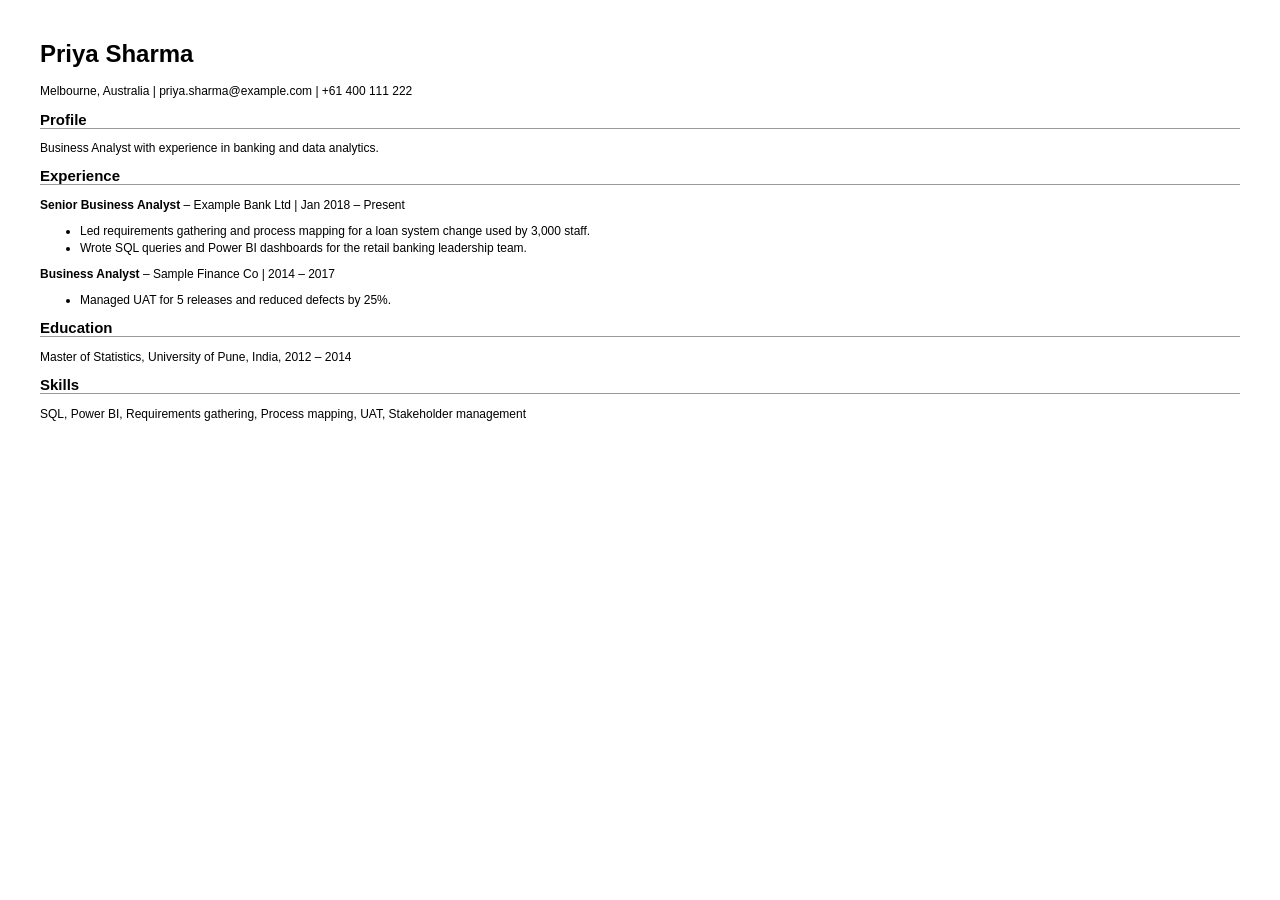
<file: jinder_platform/tests/fixtures/cv-browser-made.html>
<html><head><meta charset="utf-8"><style>body{font-family:Arial;font-size:12px;margin:40px} h2{font-size:15px;border-bottom:1px solid #999} li{margin:3px 0}</style></head><body>
<h1>Priya Sharma</h1><p>Melbourne, Australia | priya.sharma@example.com | +61 400 111 222</p>
<h2>Profile</h2><p>Business Analyst with experience in banking and data analytics.</p>
<h2>Experience</h2>
<p><b>Senior Business Analyst</b> – Example Bank Ltd | Jan 2018 – Present</p>
<ul><li>Led requirements gathering and process mapping for a loan system change used by 3,000 staff.</li><li>Wrote SQL queries and Power BI dashboards for the retail banking leadership team.</li></ul>
<p><b>Business Analyst</b> – Sample Finance Co | 2014 – 2017</p>
<ul><li>Managed UAT for 5 releases and reduced defects by 25%.</li></ul>
<h2>Education</h2><p>Master of Statistics, University of Pune, India, 2012 – 2014</p>
<h2>Skills</h2><p>SQL, Power BI, Requirements gathering, Process mapping, UAT, Stakeholder management</p>
</body></html>
</file>
<file: jinder_frontend/app/styles.css>
@import url("https://fonts.googleapis.com/css2?family=Inter:wght@400;500;600&display=swap");

/* ---------- Design tokens (from Docs/DESIGN.md) ---------- */
:root {
  --primary: #151531;
  --ink: #151531;
  --ink-deep: #0d131b;
  --ink-soft: #2a2a63;
  --body: #343a40;
  --muted: #868e96;
  --muted-soft: #adb5bd;
  --disabled: #ced4da;
  --on-primary: #ffffff;
  --canvas: #ffffff;
  --surface-soft: #fafafa;
  /* Page background (option B "warm sand"): easy on the eyes; white cards stand out on it */
  --sand: #fdfbf8;
  --sand-strong: #f8f4ed;
  --sand-line: #f2ece3;
  --surface-subtle: #f8f9fa;
  --surface-muted: #f6f8f9;
  --surface-strong: #edf0f2;
  --surface-dark: #151531;
  --hairline: #e9ecef;
  --hairline-alpha: rgba(13, 19, 27, 0.1);
  --separator: #e6ecf0;
  --accent: #6868f7;
  --accent-tint: #f0f0fe;
  --orange: #ffa340;
  --orange-tint: #ffe9c8;
  --tint-pink: #f9e2fb;
  --tint-pink-ink: #560059;
  --tint-blue: #c9f0ff;
  --tint-blue-ink: #003d5a;
  --tint-green: #daf9d4;
  --tint-green-ink: #005900;
  --tint-yellow: #fff5c7;
  --tint-yellow-ink: #a68716;
  --tint-rose: #ffd2e1;
  --tint-rose-ink: #800000;
  --success: #32ae47;
  --error: #f53d3d;

  /* Plain Black isn't public — Inter 500 with negative tracking is the documented substitute */
  --font-display: "Plain Black", Inter, -apple-system, BlinkMacSystemFont, "Segoe UI", Roboto, sans-serif;
  --font-body: Inter, -apple-system, BlinkMacSystemFont, "Segoe UI", Roboto, sans-serif;

  --sp-xxs: 4px; --sp-xs: 8px; --sp-sm: 12px; --sp-md: 16px; --sp-lg: 24px;
  --sp-xl: 32px; --sp-xxl: 48px; --sp-xxxl: 64px; --sp-section: 96px;

  --r-xs: 6px; --r-sm: 8px; --r-md: 10px; --r-lg: 12px; --r-xl: 20px; --r-xxl: 24px; --r-pill: 9999px;

  --sh-xs: 0 1px 2px 0 rgba(0, 0, 0, 0.05);
  --sh-sm: 0 1px 3px 0 rgba(0, 0, 0, 0.1), 0 1px 2px 0 rgba(0, 0, 0, 0.06);
  --sh-popover: 0 2px 10px 0 rgba(13, 19, 27, 0.1), 0 0 2px 0 rgba(13, 19, 27, 0.2);
  --sh-key: 0 0 1px 0 rgba(13, 19, 27, 0.25), 0 2px 1px 0 rgba(13, 19, 27, 0.05);

  --ease: cubic-bezier(0.2, 0, 0, 1);
}

* { box-sizing: border-box; }
html, body { margin: 0; }
body {
  font-family: var(--font-body);
  font-size: 16px;
  line-height: 1.55;
  color: var(--body);
  background: var(--sand);
  -webkit-font-smoothing: antialiased;
}
h1, h2, h3 { font-family: var(--font-display); font-weight: 500; color: var(--ink); margin: 0; text-wrap: balance; }
p { margin: 0; }
a { color: inherit; }
:focus-visible { outline: 2px solid var(--accent); outline-offset: 2px; border-radius: var(--r-xs); }
.container { max-width: 1200px; margin: 0 auto; padding: 0 var(--sp-lg); }
.icon { width: 20px; height: 20px; flex: none; stroke: currentColor; fill: none; stroke-width: 2; stroke-linecap: round; stroke-linejoin: round; }
.sr-only { position: absolute; width: 1px; height: 1px; overflow: hidden; clip: rect(0 0 0 0); white-space: nowrap; }

/* ---------- Logo ---------- */
.logo { display: inline-flex; align-items: center; gap: 10px; text-decoration: none; color: var(--ink); }
/* The mark is an SVG <symbol> in icons.svg. Its inline styles read these inherited custom properties. */
.logo-mark { width: 32px; height: 32px; flex: none; --lm-bg: var(--primary); --lm-line: #fff; }
.logo-word { font-family: var(--font-display); font-size: 18px; font-weight: 600; letter-spacing: -0.4px; }
.logo-word span { color: var(--accent); }
.on-dark .logo { color: #fff; }
.on-dark .logo-mark { --lm-bg: #fff; --lm-line: var(--primary); }
.on-dark .logo-word span { color: #b7b7fb; }

/* Slogan: shown with the logo. Display font, never larger than the wordmark context. */
.slogan { font-family: var(--font-display); font-size: 18px; font-weight: 500; line-height: 1.4; letter-spacing: -0.3px; color: var(--ink); }
.footer-grid .slogan { margin-top: var(--sp-md); }
.footer-grid .slogan + p { margin-top: var(--sp-xs); }
.auth-aside .slogan { font-size: 15px; color: rgba(255, 255, 255, 0.7); margin-top: var(--sp-sm); }

/* ---------- Top nav ---------- */
.top-nav { height: 64px; border-bottom: 1px solid var(--sand-line); background: rgba(253, 251, 248, 0.92); backdrop-filter: saturate(180%) blur(8px); position: sticky; top: 0; z-index: 20; }
.top-nav .container { height: 100%; display: flex; align-items: center; gap: var(--sp-xl); }
.nav-links { display: flex; gap: var(--sp-xs); }
.nav-links a { font-size: 14px; font-weight: 500; line-height: 1.4; color: var(--body); text-decoration: none; padding: 8px 12px; border-radius: var(--r-sm); transition: background-color .15s var(--ease), color .15s var(--ease); }
.nav-links a:hover, .nav-links a[aria-current="page"] { background: var(--surface-muted); color: var(--ink); }
.nav-right { margin-left: auto; display: flex; align-items: center; gap: var(--sp-sm); }
.nav-login { font-size: 14px; font-weight: 500; color: var(--ink); text-decoration: none; padding: 8px 12px; }

/* ---------- Buttons ---------- */
.btn {
  display: inline-flex; align-items: center; justify-content: center; gap: var(--sp-xs);
  height: 36px; padding: 8px 14px; border-radius: var(--r-md);
  font-family: var(--font-body); font-size: 14px; font-weight: 600; line-height: 1;
  text-decoration: none; cursor: pointer; border: 1px solid transparent; box-shadow: var(--sh-xs);
  transition: background-color .15s var(--ease), border-color .15s var(--ease), transform .1s var(--ease);
}
.btn:active { transform: translateY(1px); }
.btn .icon { width: 16px; height: 16px; }
.btn-primary { background: var(--primary); color: var(--on-primary); }
.btn-primary:hover { background: var(--ink-soft); }
.btn-secondary { background: var(--canvas); color: var(--ink); border-color: var(--hairline); }
.btn-secondary:hover { background: var(--surface-subtle); }
.btn-on-dark { background: var(--canvas); color: var(--ink); }
.btn-ghost { background: transparent; box-shadow: none; color: var(--body); }
.btn-ghost:hover { background: var(--surface-muted); }
.btn-icon { width: 36px; padding: 0; }
.btn-lg { height: 44px; padding: 12px 20px; font-size: 15px; }
.btn-block { width: 100%; }
.btn:disabled { opacity: 0.6; cursor: default; }

/* Inline links (one style for all): accent color, bold, no underline.
   .text-link = in-page links (Forgot password?, Create one, Sign in). .legal-link = Terms, Privacy. */
.text-link, .legal-link { color: var(--accent); font-weight: 600; text-decoration: none; transition: color .15s var(--ease); }
.text-link:hover, .legal-link:hover { color: var(--ink-soft); }
.footer ul a.legal-link { color: var(--accent); }

/* ---------- Legal pages ---------- */
.legal-page { max-width: 720px; margin: 0 auto; padding: var(--sp-xxl) var(--sp-lg) var(--sp-section); }
.legal-page h1 { font-size: 40px; line-height: 1.1; letter-spacing: -1px; margin-top: var(--sp-sm); }
.legal-page .updated { color: var(--muted); font-size: 14px; margin-top: var(--sp-xs); }
.legal-note { background: var(--tint-yellow); color: var(--tint-yellow-ink); border-radius: var(--r-sm); padding: 12px 16px; font-size: 14px; margin: var(--sp-xl) 0; }
.legal-page h2 { font-family: var(--font-body); font-size: 18px; font-weight: 600; line-height: 1.4; margin: var(--sp-xl) 0 var(--sp-xs); }
.legal-page p, .legal-page li { color: var(--body); }
.legal-page ul { padding-left: 20px; margin: var(--sp-xs) 0 0; display: grid; gap: 6px; }

/* ---------- Chips & badges ---------- */
.chip { display: inline-flex; align-items: center; gap: 6px; padding: 4px 8px; border-radius: var(--r-xs); font-size: 13px; font-weight: 500; line-height: 1.4; white-space: nowrap; }
.chip-pink { background: var(--tint-pink); color: var(--tint-pink-ink); }
.chip-blue { background: var(--tint-blue); color: var(--tint-blue-ink); }
.chip-green { background: var(--tint-green); color: var(--tint-green-ink); }
.chip-yellow { background: var(--tint-yellow); color: var(--tint-yellow-ink); }
.chip-rose { background: var(--tint-rose); color: var(--tint-rose-ink); }
.chip-neutral { background: var(--surface-muted); color: var(--body); }
.eyebrow { display: inline-flex; align-items: center; gap: 8px; font-size: 12px; font-weight: 600; line-height: 1.4; letter-spacing: 1.5px; text-transform: uppercase; color: var(--accent); }

/* Feature icon tile */
.icon-tile { width: 44px; height: 44px; border-radius: var(--r-lg); display: grid; place-items: center; }
.icon-tile .icon { width: 22px; height: 22px; }
.icon-tile.pink { background: var(--tint-pink); color: var(--tint-pink-ink); }
.icon-tile.yellow { background: var(--tint-yellow); color: var(--tint-yellow-ink); }
.icon-tile.blue { background: var(--tint-blue); color: var(--tint-blue-ink); }
.icon-tile.green { background: var(--tint-green); color: var(--tint-green-ink); }
.icon-tile.accent { background: var(--accent-tint); color: var(--accent); }

/* ---------- Landing ---------- */
.hero { text-align: center; padding: var(--sp-section) var(--sp-lg) 0; }
.hero h1 { font-size: 72px; line-height: 1; letter-spacing: -2.5px; color: var(--ink-deep); max-width: 920px; margin: var(--sp-md) auto 0; }
.hero h1 em { font-style: normal; color: var(--accent); }
.hero .lead { font-size: 18px; line-height: 1.55; color: var(--body); max-width: 620px; margin: var(--sp-lg) auto var(--sp-xl); }
.btn-row { display: flex; justify-content: center; gap: var(--sp-sm); flex-wrap: wrap; }
.hero-note { margin-top: var(--sp-md); font-size: 13px; color: var(--muted); }

.screenshot-frame { max-width: 1000px; margin: var(--sp-xxxl) auto 0; background: var(--canvas); border: 1px solid var(--hairline); border-radius: var(--r-lg); box-shadow: var(--sh-sm); text-align: left; overflow: hidden; }
.frame-bar { display: flex; align-items: center; gap: 6px; padding: 10px 14px; border-bottom: 1px solid var(--hairline); background: var(--surface-subtle); }
.frame-bar i { width: 10px; height: 10px; border-radius: 50%; background: var(--surface-strong); }
.frame-bar span { margin-left: 10px; font-size: 12px; color: var(--muted); }
.frame-body { display: grid; grid-template-columns: 1.1fr 1fr; gap: var(--sp-lg); padding: var(--sp-lg); }
.panel-title { font-size: 13px; font-weight: 600; color: var(--ink); margin-bottom: var(--sp-sm); display: flex; justify-content: space-between; align-items: center; }
.map-row { display: grid; grid-template-columns: 1fr 20px 1fr; align-items: center; gap: var(--sp-xs); padding: 10px 0; font-size: 14px; border-top: 1px solid var(--separator); }
.map-row:first-of-type { border-top: 0; }
.map-row .from { color: var(--muted); }
.map-row .icon { width: 16px; height: 16px; color: var(--muted-soft); }
.map-row .to { color: var(--ink); font-weight: 500; }
.match-card { border: 1px solid var(--hairline); border-radius: var(--r-lg); padding: var(--sp-md); }
.match-score { font-family: var(--font-display); font-size: 40px; line-height: 1.1; letter-spacing: -1px; color: var(--ink); }
.meter { height: 8px; border-radius: var(--r-pill); background: var(--surface-strong); overflow: hidden; margin: var(--sp-sm) 0 var(--sp-md); }
.meter span { display: block; height: 100%; background: var(--accent); border-radius: inherit; }
/* No inline style attributes: the CSP blocks them. Use classes. */
.meter-86 { width: 86%; }
.page-soft { background: var(--sand); }
.icon-tile.on-canvas { background: var(--canvas); }
.footer-bottom.plain { border: 0; margin: 0; padding: 0; }
.why { font-size: 13px; color: var(--body); display: grid; gap: 6px; }
.why div { display: flex; gap: 8px; align-items: flex-start; }
.why .icon { width: 16px; height: 16px; margin-top: 2px; color: var(--success); }
.why .gap .icon { color: var(--tint-yellow-ink); }

.market { padding: var(--sp-xxxl) 24px; border-bottom: 1px solid var(--sand-line); text-align: center; }
.market-eyebrow .icon { width: 14px; height: 14px; }
.market-title { font-family: var(--font-display); font-size: 32px; font-weight: 500; line-height: 1.15; letter-spacing: -0.5px; color: var(--ink); margin: var(--sp-xs) 0 var(--sp-xl); }
.stats { display: grid; grid-template-columns: repeat(2, minmax(0, 420px)); justify-content: center; gap: var(--sp-lg); }
.stat { display: flex; gap: var(--sp-md); align-items: flex-start; text-align: left; padding: var(--sp-lg); border-radius: var(--r-xl); }
.stat-talent { background: var(--tint-pink); }
.stat-employer { background: var(--tint-blue); }
.stat .icon-tile { background: var(--canvas); flex: none; }
.stat-num { font-family: var(--font-display); font-size: 48px; font-weight: 500; line-height: 1.05; letter-spacing: -1.5px; color: var(--ink); }
.stat-label { font-size: 15px; font-weight: 500; color: var(--ink); margin-top: 4px; }
.stat-src { font-size: 12px; color: var(--body); margin-top: 6px; }

.band { padding: var(--sp-section) 0; background: var(--canvas); }
.band-soft { background: var(--sand-strong); }
.section-intro { text-align: center; max-width: 720px; margin: 0 auto var(--sp-xxl); }
.section-head { font-size: 56px; line-height: 1.05; letter-spacing: -2px; margin-top: var(--sp-sm); }
.section-sub { font-size: 18px; color: var(--body); margin-top: var(--sp-md); }
.grid-3 { display: grid; grid-template-columns: repeat(3, 1fr); gap: var(--sp-lg); }
.grid-2 { display: grid; grid-template-columns: repeat(2, 1fr); gap: var(--sp-lg); }
.feature-card { background: var(--canvas); border: 1px solid var(--hairline); border-radius: var(--r-xl); padding: var(--sp-xl); }
.feature-card h3 { font-family: var(--font-body); font-size: 20px; font-weight: 600; line-height: 1.3; letter-spacing: -0.3px; margin: var(--sp-lg) 0 var(--sp-xs); }
.step-num { font-size: 12px; font-weight: 600; letter-spacing: 1.5px; color: var(--muted); float: right; }

.audience-card { background: var(--canvas); border: 1px solid var(--hairline); border-radius: var(--r-xl); padding: 40px; display: flex; flex-direction: column; gap: var(--sp-md); }
.audience-card h3 { font-size: 32px; line-height: 1.15; letter-spacing: -0.5px; }
.check-list { list-style: none; padding: 0; margin: 0; display: grid; gap: var(--sp-sm); }
.check-list li { display: flex; gap: var(--sp-sm); align-items: flex-start; font-size: 15px; }
.check-list .icon { width: 18px; height: 18px; margin-top: 3px; color: var(--success); }
.audience-card .btn { align-self: flex-start; margin-top: auto; }

.cta-band-dark { background: var(--surface-dark); border-radius: var(--r-xxl); padding: var(--sp-xxxl); text-align: center; margin: var(--sp-section) auto; }
.cta-band-dark h2 { color: #fff; font-size: 40px; line-height: 1.1; letter-spacing: -1px; }
.cta-band-dark p { color: rgba(255, 255, 255, 0.8); font-size: 18px; margin: var(--sp-md) auto var(--sp-xl); max-width: 560px; }

.footer { border-top: 1px solid var(--sand-line); background: var(--sand); padding: var(--sp-xxl) 0 var(--sp-xl); font-size: 14px; color: var(--muted); }
.footer-grid { display: grid; grid-template-columns: 2fr repeat(3, 1fr); gap: var(--sp-xl); }
.footer-grid p { margin-top: var(--sp-sm); max-width: 300px; }
.footer h4 { margin: 0 0 var(--sp-sm); font-size: 14px; font-weight: 600; color: var(--ink); }
.footer ul { list-style: none; padding: 0; margin: 0; display: grid; gap: var(--sp-xs); }
.footer ul a { text-decoration: none; }
.footer ul a:hover { color: var(--ink); }
.footer-bottom { border-top: 1px solid var(--sand-line); margin-top: var(--sp-xxl); padding-top: var(--sp-lg); font-size: 13px; }

/* ---------- Auth pages (split layout) ---------- */
.auth-split { min-height: 100vh; display: grid; grid-template-columns: 5fr 7fr; }
.auth-aside { background: var(--surface-dark); color: rgba(255, 255, 255, 0.8); padding: 40px 56px; display: flex; flex-direction: column; }
.auth-aside h2 { color: #fff; font-size: 40px; line-height: 1.1; letter-spacing: -1px; margin-top: auto; }
.auth-aside .check-list { margin: var(--sp-xl) 0 auto; }
.auth-aside .check-list li { color: rgba(255, 255, 255, 0.85); }
.auth-aside .check-list .icon { color: var(--orange); }
.auth-quote { border-top: 1px solid rgba(255, 255, 255, 0.12); padding-top: var(--sp-lg); font-size: 14px; }
.auth-quote strong { display: block; color: #fff; font-weight: 600; margin-top: var(--sp-xs); }
.auth-main { display: flex; flex-direction: column; padding: 40px var(--sp-lg); background: var(--sand); }
.auth-top { display: flex; justify-content: flex-end; align-items: center; gap: var(--sp-sm); font-size: 14px; color: var(--muted); }
.auth-top .logo { display: none; margin-right: auto; }
.auth-form-wrap { width: 100%; max-width: 400px; margin: auto; padding: var(--sp-xxl) 0; }
.auth-form-wrap h1 { font-size: 32px; line-height: 1.15; letter-spacing: -0.5px; }
.auth-form-wrap .sub { color: var(--muted); margin: var(--sp-xs) 0 var(--sp-xl); }
.auth-foot { text-align: center; margin-top: var(--sp-lg); font-size: 14px; color: var(--body); }
.legal { font-size: 12px; color: var(--muted); text-align: center; }

.field { margin-bottom: var(--sp-sm); }
.field label { display: block; font-size: 13px; font-weight: 500; line-height: 1.4; color: var(--ink); margin-bottom: 6px; }
.field-row { display: flex; justify-content: space-between; align-items: baseline; }
.field-row a { font-size: 13px; }
.input-wrap { position: relative; }
.input-wrap .text-input { padding-right: 44px; }
.input-wrap .toggle-pw { position: absolute; right: 2px; top: 2px; height: 36px; width: 40px; border: 0; background: transparent; color: var(--muted); cursor: pointer; border-radius: var(--r-sm); display: grid; place-items: center; }
.input-wrap .toggle-pw .icon { width: 18px; height: 18px; }
.text-input {
  width: 100%; height: 40px; padding: 8px 12px;
  border: 1px solid var(--hairline); border-radius: var(--r-sm);
  font-family: var(--font-body); font-size: 16px; color: var(--ink); background: var(--canvas);
  outline: none; transition: border-color .15s var(--ease), box-shadow .15s var(--ease);
}
.text-input::placeholder { color: var(--muted-soft); }
.text-input:focus { border-color: var(--accent); box-shadow: 0 0 0 3px var(--accent-tint); }
.text-input.invalid { border-color: var(--error); }
.text-input.invalid:focus { box-shadow: 0 0 0 3px rgba(245, 61, 61, 0.12); }
.hint { font-size: 12px; color: var(--muted); margin-top: 4px; }
.field-error { color: var(--error); font-size: 12px; line-height: 18px; margin-top: 4px; min-height: 18px; }
.form-alert { display: none; padding: 10px 12px; border-radius: var(--r-sm); font-size: 14px; margin-bottom: var(--sp-md); }
.form-alert.show { display: block; }
.form-alert.error { background: var(--tint-rose); color: var(--tint-rose-ink); }
.form-alert.success { background: var(--tint-green); color: var(--tint-green-ink); }

.checkbox { display: flex; align-items: flex-start; gap: var(--sp-xs); font-size: 14px; margin: var(--sp-xs) 0 var(--sp-lg); }
.checkbox input { accent-color: var(--accent); width: 16px; height: 16px; margin-top: 3px; }

/* Role picker */
.role-picker { display: grid; grid-template-columns: 1fr 1fr; gap: var(--sp-sm); margin-bottom: var(--sp-lg); }
.role-option { display: flex; gap: var(--sp-sm); align-items: flex-start; text-align: left; padding: 14px; border: 1px solid var(--hairline); border-radius: var(--r-lg); background: var(--canvas); cursor: pointer; font-family: var(--font-body); transition: border-color .15s var(--ease), box-shadow .15s var(--ease); }
.role-option .icon { color: var(--muted); margin-top: 1px; }
.role-option strong { display: block; font-size: 14px; font-weight: 600; color: var(--ink); }
.role-option span { display: block; font-size: 12px; color: var(--muted); margin-top: 2px; }
.role-option[aria-checked="true"] { border-color: var(--accent); box-shadow: 0 0 0 3px var(--accent-tint); }
.role-option[aria-checked="true"] .icon { color: var(--accent); }

/* ---------- Dashboard ---------- */
.avatar { width: 32px; height: 32px; border-radius: var(--r-pill); background: var(--accent-tint); color: var(--accent); display: grid; place-items: center; font-size: 13px; font-weight: 600; }
.dash { padding: var(--sp-xxl) var(--sp-lg) var(--sp-section); }
.dash-head { display: flex; justify-content: space-between; align-items: flex-end; gap: var(--sp-lg); flex-wrap: wrap; margin-bottom: var(--sp-xl); }
.dash h1 { font-size: 40px; line-height: 1.1; letter-spacing: -1px; }
.dash-sub { color: var(--muted); margin-top: var(--sp-xs); }
.report-card { background: var(--canvas); border: 1px solid var(--hairline); border-radius: var(--r-lg); padding: var(--sp-lg); }
.report-head { display: flex; justify-content: space-between; align-items: center; }
.report-head .label { font-size: 13px; font-weight: 500; color: var(--body); }
.report-head .icon { width: 18px; height: 18px; color: var(--muted-soft); }
.report-card .num { font-family: var(--font-display); font-size: 32px; font-weight: 500; line-height: 1.15; letter-spacing: -0.5px; color: var(--ink); margin-top: var(--sp-sm); }
.report-card .meta { font-size: 13px; color: var(--muted); margin-top: 2px; }
.dash-grid { display: grid; grid-template-columns: 2fr 1fr; gap: var(--sp-lg); margin-top: var(--sp-lg); }
.panel { background: var(--canvas); border: 1px solid var(--hairline); border-radius: var(--r-xl); padding: var(--sp-xl); }
.panel h2 { font-family: var(--font-body); font-size: 18px; font-weight: 600; line-height: 1.4; }
.panel .muted { color: var(--muted); font-size: 14px; margin-top: 4px; }
.steps { list-style: none; padding: 0; margin: var(--sp-lg) 0 0; display: grid; gap: 2px; }
.steps li { display: flex; align-items: center; gap: var(--sp-md); padding: var(--sp-md) 0; border-top: 1px solid var(--separator); }
.steps li:first-child { border-top: 0; }
.step-dot { width: 28px; height: 28px; border-radius: var(--r-pill); border: 1.5px solid var(--disabled); display: grid; place-items: center; font-size: 12px; font-weight: 600; color: var(--muted); flex: none; }
.steps li.done .step-dot { background: var(--success); border-color: var(--success); color: #fff; }
.steps li.done .step-dot .icon { width: 14px; height: 14px; stroke-width: 3; }
.steps .step-text { flex: 1; }
.steps .step-text strong { display: block; font-size: 15px; font-weight: 600; color: var(--ink); }
.steps .step-text span { font-size: 13px; color: var(--muted); }
.letter-card { background: var(--accent-tint); border: 1px solid var(--hairline); border-radius: var(--r-xl); padding: var(--sp-xl); color: var(--ink-soft); }
.letter-card h2 { font-family: var(--font-body); font-size: 16px; font-weight: 600; color: var(--ink); margin-top: var(--sp-md); }
.letter-card p { font-size: 14px; margin-top: var(--sp-xs); }


/* ---------- Onboarding dialog ---------- */
.modal { border: 0; padding: 0; width: min(600px, calc(100% - 32px)); max-height: calc(100vh - 48px); border-radius: var(--r-xl); box-shadow: var(--sh-popover); background: var(--canvas); color: var(--body); overflow: hidden; }
.modal[open] { display: flex; flex-direction: column; }
.modal::backdrop { background: rgba(13, 19, 27, 0.45); }
.modal form { display: flex; flex-direction: column; min-height: 0; flex: 1; }
.modal-head { display: flex; align-items: center; gap: var(--sp-md); padding: var(--sp-md) var(--sp-md) var(--sp-md) var(--sp-xl); border-bottom: 1px solid var(--hairline); }
.modal-progress { flex: 1; }
.modal-step { font-size: 12px; font-weight: 600; letter-spacing: 1.5px; text-transform: uppercase; color: var(--muted); }
.meter-sm { height: 4px; margin: 6px 0 0; }
.modal-body { padding: var(--sp-xl); overflow-y: auto; }
.modal-body h2 { font-size: 32px; line-height: 1.15; letter-spacing: -0.5px; outline: none; }
.modal-sub { color: var(--muted); margin: var(--sp-xs) 0 var(--sp-lg); }
.modal-foot { display: flex; justify-content: space-between; align-items: center; gap: var(--sp-sm); padding: var(--sp-md) var(--sp-xl); border-top: 1px solid var(--hairline); background: var(--surface-subtle); }
.modal-actions { display: flex; gap: var(--sp-xs); }
.optional { color: var(--muted); font-weight: 400; }
.field-label { display: block; font-size: 13px; font-weight: 500; line-height: 1.4; color: var(--ink); margin-bottom: 6px; }
.hint-top { margin: -2px 0 8px; }
.select { appearance: none; padding-right: 36px; background-image: linear-gradient(45deg, transparent 50%, var(--muted) 50%), linear-gradient(135deg, var(--muted) 50%, transparent 50%); background-position: calc(100% - 18px) 17px, calc(100% - 13px) 17px; background-size: 5px 5px; background-repeat: no-repeat; }
.input-row { display: flex; gap: var(--sp-xs); }
.input-row .text-input { flex: 1; }
.input-row .btn { height: 40px; }

/* CV drop zone */
.dropzone { display: flex; flex-direction: column; align-items: center; gap: var(--sp-xs); text-align: center; padding: var(--sp-xl) var(--sp-lg); border: 1.5px dashed var(--disabled); border-radius: var(--r-lg); background: var(--surface-subtle); cursor: pointer; transition: border-color .15s var(--ease), background-color .15s var(--ease); }
.dropzone strong { font-size: 15px; font-weight: 600; color: var(--ink); }
.dropzone:hover, .dropzone.drag { border-color: var(--accent); background: var(--accent-tint); }
input[type="file"]:focus-visible + .dropzone { outline: 2px solid var(--accent); outline-offset: 2px; }
.file-chip { display: flex; align-items: center; gap: var(--sp-sm); margin-top: var(--sp-sm); padding: 8px 8px 8px 14px; border: 1px solid var(--hairline); border-radius: var(--r-lg); }
.file-chip .file-name { flex: 1; font-size: 14px; font-weight: 500; color: var(--ink); overflow: hidden; text-overflow: ellipsis; white-space: nowrap; }
.file-chip .hint { margin: 0; }
.privacy-note { display: flex; gap: var(--sp-sm); margin-top: var(--sp-md); padding: 12px 14px; border-radius: var(--r-sm); background: var(--accent-tint); color: var(--ink-soft); font-size: 13px; line-height: 1.5; }
.privacy-note .icon { width: 18px; height: 18px; color: var(--accent); margin-top: 1px; }


/* Searchable dropdown (combobox) */
.combo { position: relative; }
.input-row .combo { flex: 1; }
.list-count { font-size: 12px; color: var(--muted); }
.combo-input:disabled { background: var(--surface-subtle); color: var(--muted); cursor: not-allowed; }
.combo-input { padding-right: 40px; }
.combo-toggle { position: absolute; right: 2px; top: 2px; width: 36px; height: 36px; border: 0; background: transparent; color: var(--muted); border-radius: var(--r-sm); display: grid; place-items: center; cursor: pointer; }
.combo-toggle .icon { width: 18px; height: 18px; transition: transform .15s var(--ease); }
.combo-input[aria-expanded="true"] + .combo-toggle .icon { transform: rotate(180deg); }
.combo-list { position: absolute; z-index: 30; top: calc(100% + 4px); left: 0; right: 0; max-height: 240px; overflow-y: auto; margin: 0; padding: 4px; list-style: none; background: var(--canvas); border: 1px solid var(--hairline); border-radius: var(--r-sm); box-shadow: var(--sh-popover); }
.combo-option { display: flex; align-items: center; gap: 6px; padding: 8px 10px; border-radius: var(--r-xs); font-size: 14px; color: var(--body); cursor: pointer; }
.combo-option mark { background: none; color: var(--ink); font-weight: 600; }
.combo-option:hover, .combo-option[aria-selected="true"] { background: var(--accent-tint); color: var(--ink); }
.combo-custom { color: var(--accent); font-weight: 500; border-top: 1px solid var(--separator); border-radius: 0 0 var(--r-xs) var(--r-xs); }
.combo-custom:first-child { border-top: 0; }
.combo-custom .icon { width: 14px; height: 14px; }
.combo-empty { padding: 8px 10px; font-size: 13px; color: var(--muted); }

/* Choice chips (toggle buttons) */
.choice-group, .suggestions { display: flex; flex-wrap: wrap; gap: var(--sp-xs); }
.suggestions { margin-top: var(--sp-sm); align-items: center; }
.suggestions .hint { margin: 0 4px 0 0; }
.choice { display: inline-flex; align-items: center; gap: 4px; padding: 6px 12px; border: 1px solid var(--hairline); border-radius: var(--r-pill); background: var(--canvas); color: var(--body); font-family: var(--font-body); font-size: 13px; font-weight: 500; cursor: pointer; transition: border-color .15s var(--ease), background-color .15s var(--ease); }
.choice .icon { width: 14px; height: 14px; }
.choice:hover { border-color: var(--muted-soft); }
.choice[aria-pressed="true"] { background: var(--accent-tint); border-color: var(--accent); color: var(--ink); }
.choice-group.invalid .choice { border-color: var(--error); }

/* Skill chips */
.skill-list { list-style: none; padding: 0; margin: var(--sp-sm) 0 0; display: flex; flex-wrap: wrap; gap: var(--sp-xs); }
.skill-chip { display: inline-flex; align-items: center; gap: 4px; padding: 4px 4px 4px 10px; border-radius: var(--r-xs); background: var(--tint-pink); color: var(--tint-pink-ink); font-size: 13px; font-weight: 500; }
.skill-chip button { border: 0; background: transparent; color: inherit; width: 22px; height: 22px; border-radius: 4px; display: grid; place-items: center; cursor: pointer; }
.skill-chip button:hover { background: rgba(86, 0, 89, 0.1); }
.skill-chip .icon { width: 14px; height: 14px; }

/* Review list */
.review-list { margin: 0; border: 1px solid var(--hairline); border-radius: var(--r-lg); }
.review-row { display: grid; grid-template-columns: 120px 1fr auto; gap: var(--sp-sm); align-items: baseline; padding: 12px 16px; border-top: 1px solid var(--separator); }
.review-row:first-child { border-top: 0; }
.review-row dt { font-size: 13px; font-weight: 500; color: var(--muted); }
.review-row dd { margin: 0; font-size: 14px; color: var(--ink); }
.link-btn { border: 0; background: none; padding: 0; font-family: var(--font-body); font-size: 13px; cursor: pointer; }

/* ---------- Job recommendations ---------- */
.recs { margin-top: var(--sp-lg); }
.panel-head { display: flex; justify-content: space-between; align-items: flex-start; gap: var(--sp-md); flex-wrap: wrap; }
.panel-actions { display: flex; align-items: center; gap: var(--sp-sm); flex-wrap: wrap; }
.panel-actions .chip { white-space: normal; }
.empty { display: flex; flex-direction: column; align-items: center; gap: var(--sp-sm); text-align: center; padding: var(--sp-xl) 0 var(--sp-sm); color: var(--muted); }
.job-list { list-style: none; padding: 0; margin: var(--sp-lg) 0 0; display: grid; gap: var(--sp-sm); }
.job-card { display: grid; grid-template-columns: 1fr 140px; gap: var(--sp-lg); padding: var(--sp-lg); border: 1px solid var(--hairline); border-radius: var(--r-lg); }
.job-card h3 { font-family: var(--font-body); font-size: 17px; font-weight: 600; line-height: 1.3; }
.job-meta { display: flex; align-items: center; gap: 6px; flex-wrap: wrap; font-size: 13px; color: var(--muted); margin: 4px 0 var(--sp-sm); }
.job-meta .icon { width: 14px; height: 14px; }
.job-card .why { list-style: none; padding: 0; margin: 0; }
.job-card .why li { display: flex; gap: 8px; align-items: flex-start; }
.job-score { text-align: right; }
.job-score .match-score { font-size: 32px; display: block; }
.job-score .hint { margin: 0; }
.job-score .meter { margin: var(--sp-xs) 0 0; }


/* ---------- App shell (signed-in screens) ---------- */
.skip-link { position: absolute; left: 8px; top: -48px; z-index: 100; padding: 8px 12px; border-radius: var(--r-sm); background: var(--primary); color: #fff; font-size: 14px; font-weight: 600; text-decoration: none; }
.skip-link:focus { top: 8px; }
#app:focus { outline: none; }
/* Page headings get focus after a route change (for screen readers). Do not show a ring for this. */
h1[tabindex="-1"]:focus { outline: none; }
.app-shell { --sidebar-w: 248px; display: grid; grid-template-columns: var(--sidebar-w) 1fr; min-height: 100vh; transition: grid-template-columns .2s var(--ease); }
.app-shell[data-collapsed="true"] { --sidebar-w: 72px; }
.sidebar { position: sticky; top: 0; height: 100vh; display: flex; flex-direction: column; gap: var(--sp-lg); padding: var(--sp-md) var(--sp-sm); background: var(--canvas); border-right: 1px solid var(--hairline); overflow: hidden; z-index: 40; }
.sidebar-top { display: flex; align-items: center; justify-content: space-between; gap: var(--sp-xs); padding: 0 var(--sp-xs); min-height: 40px; }
.sidebar-nav ul { list-style: none; margin: 0; padding: 0; display: grid; gap: 2px; }
.nav-item { display: flex; align-items: center; gap: var(--sp-sm); width: 100%; padding: 10px 12px; border: 0; border-radius: var(--r-md); background: none; color: var(--body); font-family: var(--font-body); font-size: 14px; font-weight: 500; text-decoration: none; cursor: pointer; white-space: nowrap; transition: background-color .15s var(--ease), color .15s var(--ease); }
.nav-item .icon { width: 20px; height: 20px; color: var(--muted); }
.nav-item:hover { background: var(--surface-muted); color: var(--ink); }
.nav-item[aria-current="page"] { background: var(--accent-tint); color: var(--ink); font-weight: 600; }
.nav-item[aria-current="page"] .icon { color: var(--accent); }
.sidebar-bottom { margin-top: auto; display: grid; gap: var(--sp-xs); border-top: 1px solid var(--hairline); padding-top: var(--sp-md); }
.sidebar-user { display: flex; align-items: center; gap: var(--sp-sm); padding: 4px 8px; min-width: 0; }
.sidebar-user .avatar { flex: none; }
.sidebar-user-text { display: grid; gap: 4px; min-width: 0; justify-items: start; }
.sidebar-user-text strong { font-size: 14px; color: var(--ink); overflow: hidden; text-overflow: ellipsis; white-space: nowrap; max-width: 160px; }
.sidebar-user-text .chip { font-size: 12px; padding: 1px 6px; }
/* Collapsed pane: icons only */
.app-shell[data-collapsed="true"] .nav-label,
.app-shell[data-collapsed="true"] .sidebar-top .logo-word { display: none; }
.app-shell[data-collapsed="true"] .sidebar-top { flex-direction: column; padding: 0; }
.app-shell[data-collapsed="true"] .nav-item,
.app-shell[data-collapsed="true"] .sidebar-user { justify-content: center; padding-left: 0; padding-right: 0; }
.app-main { min-width: 0; display: flex; flex-direction: column; }
.app-topbar { display: none; }
.app-content .dash { max-width: 1200px; margin: 0 auto; }
.sidebar-scrim { position: fixed; inset: 0; background: rgba(13, 19, 27, 0.45); z-index: 35; }
.btn-row-left { justify-content: flex-start; margin-top: var(--sp-xl); }


/* ---------- Job search, cards and detail ---------- */
.search-bar { display: grid; grid-template-columns: 1fr 200px auto; gap: var(--sp-sm); align-items: center; background: var(--canvas); border: 1px solid var(--hairline); border-radius: var(--r-xl); padding: var(--sp-md); margin-bottom: var(--sp-lg); }
.search-field { position: relative; }
.search-field .icon { position: absolute; left: 14px; top: 50%; transform: translateY(-50%); width: 18px; height: 18px; color: var(--muted); pointer-events: none; }
.search-field .text-input { height: 44px; padding-left: 42px; }
.search-location .text-input { height: 44px; }
.search-bar input[type="search"]::-webkit-search-cancel-button { cursor: pointer; }
.job-title-link { color: inherit; text-decoration: none; }
.job-title-link:hover { color: var(--accent); }
.job-summary { font-size: 14px; color: var(--body); margin: 0 0 var(--sp-sm); }
.skill-gap-row { display: flex; align-items: center; gap: 6px; flex-wrap: wrap; margin: 0 0 var(--sp-sm); }
.skill-gap-label { font-size: 12px; font-weight: 600; letter-spacing: 1.5px; text-transform: uppercase; color: var(--muted); margin-right: 4px; }
.skill-gap-row .chip, .skill-legend .chip { font-size: 12px; padding: 2px 8px; }
.job-score { display: flex; flex-direction: column; align-items: flex-end; }
.job-score-top { margin: -6px -6px var(--sp-xs) 0; }
.job-score .meter { width: 100%; }
.bookmark-btn .icon { transition: fill .15s var(--ease), color .15s var(--ease); }
.bookmark-btn[aria-pressed="true"] { color: var(--accent); }
.bookmark-btn[aria-pressed="true"] .icon { fill: var(--accent); stroke: var(--accent); }
.job-card-compact { padding: var(--sp-md) var(--sp-lg); }
.back-link { display: inline-flex; align-items: center; gap: 4px; border: 0; background: none; padding: 6px 8px 6px 2px; margin-bottom: var(--sp-md); color: var(--accent); font-family: var(--font-body); font-size: 14px; font-weight: 600; cursor: pointer; border-radius: var(--r-sm); }
.back-link .icon { width: 16px; height: 16px; }
.back-link:hover { color: var(--ink-soft); }
.jd-head { display: flex; flex-direction: column; gap: var(--sp-md); margin-bottom: var(--sp-lg); }
.jd-title h1 { font-size: 40px; line-height: 1.1; letter-spacing: -1px; margin: var(--sp-sm) 0 var(--sp-xs); }
.jd-title .job-meta { font-size: 15px; }
.jd-actions { display: flex; align-items: center; gap: var(--sp-sm); flex-wrap: wrap; }
.jd-actions .hint { margin: 0 0 0 var(--sp-xs); }
.jd-actions .bookmark-btn { height: 44px; padding: 12px 18px; }
.jd-grid { display: grid; grid-template-columns: 2fr 1fr; gap: var(--sp-lg); align-items: start; }
.jd-text { color: var(--body); line-height: 1.65; margin-top: var(--sp-sm); }
.jd-sub { font-family: var(--font-body); font-size: 14px; font-weight: 600; color: var(--ink); margin: var(--sp-lg) 0 var(--sp-sm); }
.skill-legend { list-style: none; padding: 0; margin: 0; display: flex; flex-wrap: wrap; gap: 6px; }
.skill-legend .icon { width: 14px; height: 14px; }
.jd-match .jd-score { display: flex; align-items: baseline; gap: 8px; margin-top: var(--sp-sm); }
.jd-match .match-score { font-size: 40px; }
.jd-match .meter { margin: var(--sp-sm) 0; }
.jd-match .why { font-size: 13px; display: grid; gap: 6px; list-style: none; padding: 0; margin: 0; }
.jd-match .why li { display: flex; gap: 8px; align-items: flex-start; }
.jd-match .why .icon { width: 16px; height: 16px; margin-top: 2px; color: var(--success); }
.jd-match .why .gap .icon { color: var(--tint-yellow-ink); }
.jd-match .why .note .icon { color: var(--muted-soft); }
.job-detail .recs { margin-top: var(--sp-lg); }

/* The drop zone is a <label> inside .field. Use a stronger selector than ".field label". */
.field .dropzone { display: flex; flex-direction: column; align-items: center; gap: var(--sp-xs); margin: 0; font-size: 15px; font-weight: 400; color: var(--body); }
.field .dropzone strong { display: block; }
.field .dropzone .hint { display: block; margin: 0; }


/* ---------- Settings ---------- */
.settings .settings-section { display: grid; grid-template-columns: 280px 1fr; gap: var(--sp-xl); margin-bottom: var(--sp-lg); }
.settings-intro h2 { font-family: var(--font-body); font-size: 18px; font-weight: 600; line-height: 1.4; }
.settings-intro .muted { margin-top: 4px; }
.settings-form { max-width: 480px; }
.settings-actions { display: flex; gap: var(--sp-sm); justify-content: flex-end; flex-wrap: wrap; margin-top: var(--sp-md); }
.settings-actions-start { justify-content: flex-start; margin-top: 0; }
.text-input[readonly] { background: var(--surface-subtle); color: var(--muted); }
.alias-current { display: flex; align-items: center; gap: var(--sp-sm); flex-wrap: wrap; margin-bottom: var(--sp-md); }
.alias-badge { display: inline-flex; align-items: center; padding: 6px 14px; border-radius: var(--r-pill); background: var(--tint-pink); color: var(--tint-pink-ink); font-family: var(--font-display); font-size: 16px; font-weight: 600; letter-spacing: -0.2px; }
.alias-use { margin-left: 4px; font-size: 12px; }
.review-row-2 { grid-template-columns: 120px 1fr; }
.sidebar-alias { font-size: 12px; color: var(--muted); overflow: hidden; text-overflow: ellipsis; white-space: nowrap; max-width: 160px; }
.sidebar-alias span { color: var(--tint-pink-ink); font-weight: 600; }
.field-row .link-btn { font-size: 13px; }


/* ---------- Skill translation (onboarding) ---------- */
.btn-sm { height: 32px; padding: 6px 10px; font-size: 13px; }
.field-row-end { display: inline-flex; align-items: center; gap: var(--sp-xs); }
.field-markers { display: inline-flex; gap: 4px; }
.field-markers .chip { font-size: 11px; padding: 1px 6px; }
.chip-ai { background: var(--accent-tint); color: var(--ink-soft); }
.chip-ai .icon { width: 12px; height: 12px; color: var(--accent); }
.demo-banner { display: flex; gap: var(--sp-sm); margin: 0 0 var(--sp-md); padding: 10px 14px; border-radius: var(--r-sm); background: var(--tint-yellow); color: var(--tint-yellow-ink); font-size: 13px; line-height: 1.5; }
.demo-banner .icon { width: 18px; height: 18px; flex: none; margin-top: 1px; }
.modal-body .privacy-note { margin: 0 0 var(--sp-md); }
.reading { display: flex; flex-direction: column; align-items: center; gap: var(--sp-md); padding: var(--sp-xl) 0; color: var(--muted); }
.progress-indeterminate { position: relative; width: 240px; height: 6px; border-radius: var(--r-pill); background: var(--surface-strong); overflow: hidden; }
.progress-indeterminate span { position: absolute; top: 0; left: -40%; width: 40%; height: 100%; border-radius: inherit; background: var(--accent); animation: indeterminate 1.2s var(--ease) infinite; }
@keyframes indeterminate { to { left: 100%; } }
.tr-head { display: flex; justify-content: space-between; align-items: center; gap: var(--sp-sm); margin-bottom: var(--sp-sm); }
.tr-count { font-size: 13px; color: var(--muted); margin: 0; }
.tr-list { list-style: none; padding: 0; margin: 0; display: grid; gap: var(--sp-sm); }
.tr-card { border: 1px solid var(--hairline); border-radius: var(--r-lg); padding: var(--sp-md); background: var(--canvas); transition: border-color .15s var(--ease); }
.tr-card.is-accepted { border-color: var(--success); box-shadow: inset 3px 0 0 var(--success); }
.tr-tags { display: flex; flex-wrap: wrap; gap: 6px; margin-bottom: var(--sp-sm); }
.tr-tags .chip { font-size: 12px; padding: 1px 8px; }
.tr-map { display: flex; align-items: center; flex-wrap: wrap; gap: var(--sp-xs); font-size: 15px; }
.tr-map .icon { width: 16px; height: 16px; color: var(--muted-soft); }
.tr-from { color: var(--muted); }
.tr-to { color: var(--ink); font-weight: 600; }
.tr-anzsco { font-size: 11px; padding: 1px 6px; }
.tr-reason { font-size: 13px; color: var(--body); margin: var(--sp-xs) 0 0; }
.tr-evidence { font-size: 13px; color: var(--ink-soft); background: var(--surface-subtle); border-radius: var(--r-sm); padding: 8px 10px; margin: var(--sp-xs) 0 0; }
.tr-evidence-label { font-weight: 600; }
.tr-actions { display: flex; gap: 4px; margin-top: var(--sp-sm); flex-wrap: wrap; }
.tr-accept[aria-pressed="true"] { background: var(--tint-green); color: var(--tint-green-ink); border-color: transparent; }
.tr-accept .icon { width: 14px; height: 14px; }
.tr-editor { margin-top: var(--sp-sm); }
.tr-editor .input-row .btn { height: 40px; }
.tr-removed { display: flex; flex-wrap: wrap; gap: var(--sp-xs); align-items: center; margin-top: var(--sp-sm); }
.tr-removed .hint { margin: 0; }
.tr-gaps { margin-top: var(--sp-md); padding: var(--sp-md); border-radius: var(--r-lg); background: var(--surface-subtle); }
.tr-gaps h3, .tr-preview h3 { font-family: var(--font-body); font-size: 14px; font-weight: 600; color: var(--ink); margin: 0 0 var(--sp-xs); }
.tr-gaps .why { list-style: none; padding: 0; margin: 0; display: grid; gap: 6px; font-size: 13px; }
.tr-gaps .why li { display: flex; gap: 8px; }
.tr-gaps .why .icon { width: 16px; height: 16px; color: var(--tint-yellow-ink); margin-top: 2px; }
.tr-preview { margin-top: var(--sp-md); padding: var(--sp-md); border: 1px dashed var(--accent); border-radius: var(--r-lg); background: var(--accent-tint); }
.tr-preview .hint { margin: 0 0 var(--sp-sm); }
.tr-preview-alias { margin: 0 0 var(--sp-sm); }
.tr-preview-line { font-size: 13px; margin: var(--sp-xs) 0 0; }
.tr-preview-skills { display: flex; flex-wrap: wrap; gap: 6px; }
.tr-preview-skills .chip { font-size: 12px; padding: 2px 8px; }
.shared-panel { margin-top: var(--sp-md); }

/* ---------- Job actions (skip, report) ---------- */
.card-actions { display: flex; align-items: center; gap: 4px; flex-wrap: wrap; margin-top: var(--sp-sm); }
.card-actions .btn-sm { height: 32px; color: var(--muted); }
.card-actions .btn-sm:hover { color: var(--ink); }
.card-actions .icon { width: 14px; height: 14px; }
.job-card-hidden { display: flex; align-items: center; justify-content: space-between; gap: var(--sp-sm); padding: var(--sp-md) var(--sp-lg); border-style: dashed; color: var(--muted); font-size: 14px; }
.chip-link { text-decoration: none; }
.chip-link:hover { filter: brightness(0.96); }
.chip-link .icon, .chip .icon { width: 12px; height: 12px; }
.chip-btn { border: 0; cursor: pointer; font-family: var(--font-body); }
.coverage-text { display: block; }
.btn-danger { background: var(--error); color: var(--on-primary); }
.btn-danger:hover { background: #d92f2f; }
.form-alert.warning { display: flex; gap: var(--sp-xs); align-items: flex-start; background: var(--tint-yellow); color: var(--tint-yellow-ink); }
.form-alert .icon { width: 16px; height: 16px; flex: none; margin-top: 2px; }
.form-alert.success.show { display: flex; gap: var(--sp-xs); align-items: flex-start; }

/* ---------- Small dialog ---------- */
.modal-small { width: min(520px, calc(100% - 32px)); position: relative; }
.modal-small .modal-body h2 { font-size: 24px; padding-right: var(--sp-xl); }
.modal-x { position: absolute; top: var(--sp-sm); right: var(--sp-sm); z-index: 1; }
.radio-group { border: 0; padding: 0; margin: 0 0 var(--sp-md); display: grid; gap: var(--sp-xs); }
.radio, .check { display: flex; align-items: flex-start; gap: var(--sp-xs); font-size: 14px; color: var(--body); cursor: pointer; }
.radio input, .check input { accent-color: var(--accent); width: 16px; height: 16px; margin: 3px 0 0; flex: none; }
.check-sm { font-size: 13px; margin-left: auto; color: var(--muted); align-items: center; }
.check-sm input { margin: 0; }
.textarea { height: auto; min-height: 96px; padding-top: 10px; padding-bottom: 10px; resize: vertical; font-family: var(--font-body); line-height: 1.5; }
.field-foot { display: flex; justify-content: space-between; gap: var(--sp-sm); }
.form-actions { display: flex; justify-content: flex-end; align-items: center; gap: var(--sp-sm); flex-wrap: wrap; margin-top: var(--sp-md); }
.field-grid { display: grid; grid-template-columns: repeat(3, 1fr); gap: 0 var(--sp-md); }
.inline-field { display: inline-flex; align-items: center; gap: var(--sp-xs); font-size: 13px; font-weight: 500; color: var(--ink); }
.inline-field .text-input { width: auto; min-width: 200px; }
select.text-input { cursor: pointer; }

/* ---------- Status ribbon, stepper, history ---------- */
.ribbon { display: inline-flex; align-items: center; padding: 6px 12px; border-radius: var(--r-pill); font-size: 13px; font-weight: 600; white-space: nowrap; }
.ribbon-neutral { background: var(--surface-strong); color: var(--ink); }
.ribbon-blue { background: var(--tint-blue); color: var(--tint-blue-ink); }
.ribbon-yellow { background: var(--tint-yellow); color: var(--tint-yellow-ink); }
.ribbon-green { background: var(--tint-green); color: var(--tint-green-ink); }
.ribbon-rose { background: var(--tint-rose); color: var(--tint-rose-ink); }
.stepper { list-style: none; padding: 0; margin: 0; display: flex; gap: var(--sp-xs); overflow-x: auto; }
.stepper li { flex: 1; min-width: 88px; display: flex; flex-direction: column; align-items: center; gap: 6px; position: relative; font-size: 13px; color: var(--muted); text-align: center; }
.stepper li + li::before { content: ""; position: absolute; top: 14px; right: calc(50% + 18px); width: calc(100% - 28px); height: 2px; background: var(--hairline); }
.stepper-dot { width: 28px; height: 28px; border-radius: var(--r-pill); display: grid; place-items: center; font-weight: 600; font-size: 13px; background: var(--surface-strong); color: var(--muted); position: relative; z-index: 1; }
.stepper-dot .icon { width: 14px; height: 14px; }
.step-done .stepper-dot { background: var(--success); color: var(--on-primary); }
.step-done + li::before, .step-current::before { background: var(--success) !important; }
.step-current .stepper-dot { background: var(--accent); color: var(--on-primary); box-shadow: 0 0 0 4px var(--accent-tint); }
.step-current .stepper-label { color: var(--ink); font-weight: 600; }
.step-done .stepper-label { color: var(--body); }
.step-ended .stepper-dot { background: var(--tint-rose); color: var(--tint-rose-ink); }
.step-ended .stepper-label { color: var(--tint-rose-ink); font-weight: 600; }
.history { list-style: none; padding: 0; margin: var(--sp-md) 0 0; display: grid; gap: 0; }
.history li { display: grid; grid-template-columns: 170px 1fr; gap: var(--sp-md); padding: var(--sp-sm) 0; border-top: 1px solid var(--hairline); font-size: 14px; }
.history-when { color: var(--muted); font-size: 13px; }
.app-detail > .panel, .app-detail > div > .panel, .app-detail .jd-grid { margin-bottom: var(--sp-lg); }
.action-panel { border-width: 2px; }
.action-panel h2 { outline: none; margin-bottom: var(--sp-xs); }
.action-panel.tone-blue { border-color: var(--tint-blue); }
.action-panel.tone-yellow { border-color: var(--tint-yellow); }
.action-panel.tone-green { border-color: var(--tint-green); }
.note-text { margin: var(--sp-xs) 0 var(--sp-md); padding: var(--sp-sm) var(--sp-md); border-left: 3px solid var(--accent); background: var(--surface-subtle); border-radius: 0 var(--r-sm) var(--r-sm) 0; white-space: pre-wrap; font-size: 14px; }
.slot-group { margin-top: var(--sp-md); }
.slot-option { padding: var(--sp-sm) var(--sp-md); border: 1px solid var(--hairline); border-radius: var(--r-md); align-items: center; }
.slot-option:has(input:checked) { border-color: var(--accent); background: var(--accent-tint); }
.slot-option .icon { width: 16px; height: 16px; color: var(--accent); }
.slot-confirmed { display: flex; align-items: center; gap: var(--sp-xs); font-size: 16px; color: var(--ink); margin: var(--sp-sm) 0; }
.slot-confirmed .icon { width: 18px; height: 18px; color: var(--accent); }
.slot-list { list-style: none; padding: 0; margin: var(--sp-sm) 0 0; display: grid; gap: 6px; }
.slot-list li { display: flex; gap: var(--sp-xs); align-items: center; font-size: 14px; }
.slot-list .icon { width: 16px; height: 16px; color: var(--accent); }
.slot-inputs { display: grid; grid-template-columns: repeat(3, 1fr); gap: 0 var(--sp-md); margin-top: var(--sp-md); }
.consent { margin-top: var(--sp-md); padding: var(--sp-sm) var(--sp-md); border-radius: var(--r-md); background: var(--surface-subtle); }
.consent .hint { display: block; }
.apply-steps { list-style: none; padding: 0; margin: 0 0 var(--sp-lg); display: flex; gap: var(--sp-lg); font-size: 13px; color: var(--muted); }
.apply-steps .step-current { color: var(--ink); font-weight: 600; }
.apply .jd-grid, .apply > .panel { margin-bottom: var(--sp-lg); }

/* ---------- Per-skill match ---------- */
.skill-match { list-style: none; padding: 0; margin: var(--sp-sm) 0 0; display: grid; gap: 4px; }
.skill-match li { display: grid; grid-template-columns: 18px 1fr auto; align-items: center; gap: var(--sp-xs); padding: 6px 8px; border-radius: var(--r-sm); font-size: 14px; }
.skill-match .icon { width: 16px; height: 16px; }
.sm-name { color: var(--ink); font-weight: 500; }
.sm-state { font-size: 12px; font-weight: 600; }
.sm-via { grid-column: 2 / -1; font-size: 12px; color: var(--muted); margin-top: -4px; }
.sm-match { background: var(--tint-green); } .sm-match .icon, .sm-match .sm-state { color: var(--tint-green-ink); }
.sm-partial { background: var(--tint-blue); } .sm-partial .icon, .sm-partial .sm-state { color: var(--tint-blue-ink); }
.sm-gap { background: var(--tint-yellow); } .sm-gap .icon, .sm-gap .sm-state { color: var(--tint-yellow-ink); }
.cov-line { font-size: 14px; margin: var(--sp-xs) 0 0; }
.cov-line strong { font-family: var(--font-display); font-size: 24px; font-weight: 500; color: var(--ink); }
.cov-mini { display: flex; flex-direction: column; align-items: flex-end; gap: 2px; min-width: 120px; }
.cov-mini .cov-num { font-family: var(--font-display); font-size: 20px; font-weight: 500; color: var(--ink); line-height: 1.2; }
.cov-mini .meter { width: 100%; margin: 2px 0; }
.cov-mini .hint { margin: 0; }

/* ---------- Shared profile ---------- */
.profile-card { margin-top: var(--sp-md); }
.pf-alias { display: flex; align-items: center; gap: var(--sp-xs); margin: 0 0 var(--sp-sm); font-size: 16px; color: var(--ink); }
.avatar-sm { width: 28px; height: 28px; font-size: 12px; background: var(--tint-pink); color: var(--tint-pink-ink); }
.pf-list { margin: 0; display: grid; gap: 0; }
.pf-row { display: grid; grid-template-columns: 130px 1fr; gap: var(--sp-md); padding: var(--sp-xs) 0; border-top: 1px solid var(--hairline); }
.pf-row dt { font-size: 13px; color: var(--muted); }
.pf-row dd { margin: 0; display: flex; flex-wrap: wrap; gap: 6px; }
.pf-row .chip { font-size: 12px; padding: 2px 8px; white-space: normal; }
.identity { display: flex; gap: var(--sp-sm); align-items: flex-start; padding: var(--sp-sm) var(--sp-md); border-radius: var(--r-md); background: var(--tint-green); color: var(--tint-green-ink); margin: var(--sp-sm) 0; }
.identity > div { display: flex; flex-direction: column; }
.identity .icon { width: 20px; height: 20px; flex: none; margin-top: 2px; }
.identity-anon { background: var(--surface-subtle); color: var(--ink); }

/* ---------- Lists: applications, my jobs, candidates ---------- */
.tabs { display: inline-flex; gap: 4px; padding: 4px; border-radius: var(--r-md); background: var(--surface-muted); margin-bottom: var(--sp-md); }
.tab { display: inline-flex; align-items: center; gap: 6px; padding: 8px 14px; border-radius: var(--r-sm); font-size: 14px; font-weight: 500; color: var(--body); text-decoration: none; }
.tab[aria-selected="true"] { background: var(--canvas); color: var(--ink); font-weight: 600; box-shadow: var(--sh-xs); }
.tab-count { font-size: 12px; color: var(--muted); }
.app-list, .cand-list, .notif-list, .mini-list { list-style: none; padding: 0; margin: 0; display: grid; gap: var(--sp-sm); }
.app-row { display: flex; justify-content: space-between; align-items: center; gap: var(--sp-lg); padding: var(--sp-md) var(--sp-lg); border: 1px solid var(--hairline); border-radius: var(--r-lg); }
.app-row h3, .cand-card h3 { font-family: var(--font-body); font-size: 17px; font-weight: 600; line-height: 1.3; }
.app-row .job-meta { margin-bottom: 2px; }
.app-side { display: flex; align-items: center; gap: var(--sp-sm); flex-wrap: wrap; justify-content: flex-end; }
.app-side .hint { margin: 0; }
.mini-list li { display: flex; justify-content: space-between; align-items: center; gap: var(--sp-md); padding: var(--sp-sm) 0; border-top: 1px solid var(--hairline); }
.mini-list li:first-child { border-top: 0; }
.mini-list .hint { margin: 2px 0 0; }
.dash-grid-even { grid-template-columns: 1fr 1fr; margin-bottom: var(--sp-lg); }
.toolbar { display: flex; align-items: center; gap: var(--sp-md); flex-wrap: wrap; margin-bottom: var(--sp-sm); }
.toolbar .tabs { margin: 0; }
.cand-card { display: grid; grid-template-columns: 1fr 140px; gap: var(--sp-lg); padding: var(--sp-lg); border: 1px solid var(--hairline); border-radius: var(--r-lg); }
.cand-card h3 .chip { vertical-align: middle; margin-left: 6px; }
.cand-card .bookmark-btn[aria-pressed="true"] { color: var(--accent); }

/* ---------- Job form ---------- */
.job-form { max-width: 880px; }
.skills-editor { border: 0; padding: 0; margin: 0 0 var(--sp-sm); }
.chip-edit { list-style: none; padding: 0; margin: var(--sp-xs) 0; display: flex; flex-wrap: wrap; gap: 6px; }
.chip-x { border: 0; background: none; padding: 0 0 0 2px; cursor: pointer; color: inherit; display: inline-grid; place-items: center; }
.chip-x .icon { width: 12px; height: 12px; }
.skill-add { display: flex; gap: var(--sp-xs); flex-wrap: wrap; }
.skill-add .text-input { flex: 1; min-width: 200px; }
.suggest-row { display: flex; flex-wrap: wrap; gap: 6px; align-items: center; margin-top: var(--sp-sm); }
.suggest-row .hint { margin: 0; }

/* ---------- Charts ---------- */
.charts-grid { display: grid; grid-template-columns: repeat(2, 1fr); gap: var(--sp-lg); margin-top: var(--sp-md); }
.chart { margin: 0; }
.chart figcaption { font-size: 14px; font-weight: 600; color: var(--ink); margin-bottom: var(--sp-sm); }
.bar-chart { list-style: none; padding: 0; margin: 0; display: grid; gap: var(--sp-xs); }
.bar-chart li { display: grid; grid-template-columns: minmax(90px, 160px) 1fr auto; align-items: center; gap: var(--sp-sm); font-size: 13px; }
.bar-label { color: var(--body); overflow: hidden; text-overflow: ellipsis; white-space: nowrap; }
.bar-track { height: 10px; border-radius: var(--r-pill); background: var(--surface-strong); overflow: hidden; }
.bar-fill { display: block; height: 100%; min-width: 2px; border-radius: inherit; background: var(--accent); }
.bar-value { font-weight: 600; color: var(--ink); min-width: 24px; text-align: right; }
.big-num { font-family: var(--font-display); font-size: 32px; font-weight: 500; color: var(--ink); margin: 0 0 var(--sp-sm); line-height: 1.2; }
.big-num .hint { font-family: var(--font-body); font-size: 13px; font-weight: 400; }
.upgrade { display: flex; flex-direction: column; align-items: flex-start; gap: var(--sp-xs); padding: var(--sp-lg); border: 1px dashed var(--tint-yellow-ink); border-radius: var(--r-lg); background: var(--tint-yellow); color: var(--ink); margin-top: var(--sp-md); }
.upgrade p { margin: 0; font-size: 14px; }
.table-wrap { overflow-x: auto; }
.data-table { width: 100%; border-collapse: collapse; font-size: 14px; }
.data-table th, .data-table td { text-align: left; padding: 10px 12px; border-bottom: 1px solid var(--hairline); vertical-align: top; }
.data-table thead th { font-size: 12px; font-weight: 600; letter-spacing: .5px; text-transform: uppercase; color: var(--muted); }
.data-table tbody th { font-weight: 600; color: var(--ink); }
.compare-table td .icon { width: 14px; height: 14px; margin-right: 4px; vertical-align: -2px; }
.compare-table td.sm-match { color: var(--tint-green-ink); }
.compare-table td.sm-partial { color: var(--tint-blue-ink); }
.compare-table td.sm-gap { color: var(--tint-yellow-ink); }

/* ---------- Notifications ---------- */
.nav-item { position: relative; }
.nav-badge { margin-left: auto; min-width: 20px; height: 20px; padding: 0 6px; border-radius: var(--r-pill); background: var(--error); color: var(--on-primary); font-size: 11px; font-weight: 700; display: inline-grid; place-items: center; }
.nav-badge[hidden] { display: none; }
.app-shell[data-collapsed="true"] .nav-item .nav-badge { position: absolute; top: 4px; right: 4px; min-width: 16px; height: 16px; font-size: 10px; padding: 0 4px; }
.topbar-bell { margin-left: auto; position: relative; }
.topbar-bell .nav-badge { position: absolute; top: 0; right: -2px; min-width: 16px; height: 16px; font-size: 10px; padding: 0 4px; }
.notif { display: grid; grid-template-columns: 44px 1fr; gap: var(--sp-md); padding: var(--sp-md); border: 1px solid var(--hairline); border-radius: var(--r-lg); }
.notif.unread { border-color: var(--accent); background: var(--accent-tint); }
.notif .icon-tile { background: var(--surface-muted); color: var(--ink); }
.notif.unread .icon-tile { background: var(--canvas); color: var(--accent); }
.notif-text p { margin: 2px 0 0; font-size: 14px; }
.notif-text .hint { margin-top: 4px; }
.unread-text { color: var(--accent); font-weight: 600; }

/* ---------- Settings: plan, demo ---------- */
.plan-group { border: 0; padding: 0; margin: 0; display: grid; grid-template-columns: 1fr 1fr; gap: var(--sp-sm); }
.plan-option { display: flex; gap: var(--sp-sm); align-items: flex-start; padding: var(--sp-md); border: 1px solid var(--hairline); border-radius: var(--r-lg); cursor: pointer; }
.plan-option:has(input:checked) { border-color: var(--accent); background: var(--accent-tint); }
.plan-option input { accent-color: var(--accent); margin-top: 4px; }
.plan-option > span { display: flex; flex-direction: column; gap: 4px; }
.plan-option strong { color: var(--ink); display: inline-flex; gap: 6px; align-items: center; }
.demo-box { margin-top: var(--sp-lg); padding: var(--sp-md); border: 1px dashed var(--accent); border-radius: var(--r-lg); background: var(--accent-tint); }
.demo-title { margin: 0; font-weight: 600; color: var(--ink); font-size: 14px; }
.demo-box .hint { margin: 2px 0 var(--sp-sm); }
.demo-actions { display: flex; flex-wrap: wrap; gap: var(--sp-xs); }

@media (max-width: 1024px) {
  .charts-grid, .dash-grid-even { grid-template-columns: 1fr; }
  .field-grid { grid-template-columns: 1fr 1fr; }
}
@media (max-width: 768px) {
  .app-row { flex-direction: column; align-items: flex-start; }
  .app-side { justify-content: flex-start; }
  .cand-card { grid-template-columns: 1fr; }
  .cov-mini { align-items: flex-start; }
  .field-grid, .slot-inputs, .plan-group { grid-template-columns: 1fr; }
  .history li { grid-template-columns: 1fr; gap: 2px; }
  .pf-row { grid-template-columns: 1fr; gap: 4px; }
  .stepper li { min-width: 72px; font-size: 12px; }
  .check-sm { margin-left: 0; }
  .inline-field .text-input { min-width: 0; width: 100%; }
}

/* ---------- Motion & responsive ---------- */
@media (prefers-reduced-motion: reduce) {
  * { transition: none !important; }
  .progress-indeterminate span { animation: none; left: 0; width: 100%; opacity: .5; }
}
@media (max-width: 1024px) {
  .grid-3 { grid-template-columns: repeat(2, 1fr); }
  .hero h1 { font-size: 56px; letter-spacing: -2px; }
  .auth-split { grid-template-columns: 1fr; }
  .auth-aside { display: none; }
  .auth-top .logo { display: inline-flex; }
  .dash-grid { grid-template-columns: 1fr; }
  .jd-grid { grid-template-columns: 1fr; }
  .settings .settings-section { grid-template-columns: 1fr; gap: var(--sp-md); }
  .footer-grid { grid-template-columns: 1fr 1fr; }
}
@media (max-width: 768px) {
  .nav-links { display: none; }
  .hero h1 { font-size: 36px; letter-spacing: -1px; }
  .section-head { font-size: 36px; letter-spacing: -1px; }
  .dash h1, .cta-band-dark h2 { font-size: 32px; }
  .grid-3, .grid-2, .stats, .frame-body { grid-template-columns: 1fr; }
  .cta-band-dark, .audience-card { padding: var(--sp-xl) var(--sp-lg); }
  .btn, .text-input { min-height: 44px; }
  .role-picker { grid-template-columns: 1fr; }
  .search-bar { grid-template-columns: 1fr; }
  .jd-grid { grid-template-columns: 1fr; }
  .jd-title h1 { font-size: 32px; }
  .job-score { align-items: flex-start; }
  .job-score-top { margin: 0; }
  /* App shell: the pane opens over the content */
  .app-shell, .app-shell[data-collapsed="true"] { grid-template-columns: 1fr; }
  .sidebar { position: fixed; left: 0; top: 0; bottom: 0; width: 264px; transform: translateX(-100%); transition: transform .2s var(--ease); box-shadow: var(--sh-popover); }
  .app-shell.nav-open .sidebar { transform: none; }
  .app-shell .nav-label, .app-shell .sidebar-top .logo-word { display: revert; }
  .app-shell[data-collapsed="true"] .sidebar-top { flex-direction: row; }
  .app-shell[data-collapsed="true"] .nav-item, .app-shell[data-collapsed="true"] .sidebar-user { justify-content: flex-start; padding-left: 12px; }
  .sidebar-toggle { display: none; }
  .app-topbar { display: flex; align-items: center; gap: var(--sp-sm); height: 56px; padding: 0 var(--sp-md); background: var(--canvas); border-bottom: 1px solid var(--hairline); position: sticky; top: 0; z-index: 30; }
  .job-card { grid-template-columns: 1fr; }
  .job-score { text-align: left; }
  .review-row { grid-template-columns: 1fr auto; }
  .review-row dd { grid-column: 1 / -1; grid-row: 2; }
  .modal-body, .modal-foot { padding-left: var(--sp-lg); padding-right: var(--sp-lg); }
}

/* Job card extras (dataset fields) */
.job-tags { display: flex; align-items: center; gap: var(--sp-sm); flex-wrap: wrap; margin: 0 0 var(--sp-sm); }
.job-card .why .note { color: var(--muted); }
.job-card .why .note .icon { color: var(--muted-soft); }
.job-link { display: inline-block; margin-top: var(--sp-sm); font-size: 14px; }

/* Fixes: back links have no underline; coverage summary in the side panel */
a.back-link { text-decoration: none; }
.jd-match .jd-score { flex-wrap: wrap; }
.jd-match .jd-score .meter, .jd-match .jd-score .coverage-text { flex-basis: 100%; }
.jd-match .jd-score .coverage-text { margin: 0; }

/* Talent Home: activity panel (active applications + what employers see) */
.activity-grid { display: grid; grid-template-columns: 1fr 1fr; gap: var(--sp-lg); margin-top: var(--sp-md); }
.activity-grid > div { padding: var(--sp-lg); border: 1px solid var(--hairline); border-radius: var(--r-lg); }
.act-title { display: flex; align-items: center; gap: var(--sp-xs); font-family: var(--font-body); font-size: 14px; font-weight: 600; color: var(--ink); margin: 0 0 var(--sp-sm); }
.act-title .icon { width: 18px; height: 18px; color: var(--accent); }
.big-num .act-chip { margin-left: var(--sp-sm); vertical-align: middle; font-family: var(--font-body); font-size: 13px; letter-spacing: 0; }
.act-link { display: inline-block; margin-top: var(--sp-md); font-size: 14px; }
.activity-grid .tr-preview-skills { margin: var(--sp-xs) 0; }
.activity-grid .hint { margin: var(--sp-xs) 0 var(--sp-sm); }
.dash > .activity { margin-bottom: var(--sp-lg); }
.dash > .search-bar { margin-bottom: var(--sp-lg); }

/* Job card footer: actions at left, "Job detail" button at bottom right */
.card-foot { grid-column: 1 / -1; display: flex; justify-content: space-between; align-items: center; gap: var(--sp-sm); padding-top: var(--sp-sm); border-top: 1px solid var(--hairline); }
.card-foot .card-actions { margin: 0; }
a.job-link { margin: 0; display: inline-flex; text-decoration: none; }
.job-link .icon { width: 14px; height: 14px; }

/* Onboarding "Your profile": a required answer that is missing */
.review-row.is-missing dd { color: var(--tint-yellow-ink); }
.review-row dt .field-markers { display: flex; margin-top: 4px; }

@media (max-width: 1024px) { .activity-grid { grid-template-columns: 1fr; } }
@media (max-width: 768px) { .stats { grid-template-columns: 1fr; } .market-title { font-size: 26px; } .stat-num { font-size: 40px; } }

/* Post a job from a file */
.job-import { max-width: 880px; }
.job-import .muted { margin-bottom: var(--sp-md); }
.job-import .dropzone { margin-top: var(--sp-xs); }
.job-import .form-alert.success, .job-import .form-alert.error { margin: var(--sp-md) 0 0; }
.job-import .demo-banner { margin-top: var(--sp-md); }
.or-line { max-width: 880px; display: flex; align-items: center; gap: var(--sp-sm); margin: var(--sp-lg) 0; color: var(--muted); font-size: 13px; }
.or-line::before, .or-line::after { content: ""; flex: 1; height: 1px; background: var(--hairline); }
.job-form label .field-markers, .skills-editor legend .field-markers { display: inline-flex; margin-left: 6px; vertical-align: middle; }

/* Landing hero: "Australia" is highlighted in the eyebrow pill */
.hero-eyebrow { gap: 10px; padding: 4px 4px 4px 14px; border: 1px solid var(--hairline); border-radius: var(--r-pill); background: var(--canvas); box-shadow: var(--sh-xs); }
.au-chip { display: inline-flex; align-items: center; gap: 4px; padding: 4px 10px; border-radius: var(--r-pill); background: var(--orange-tint); color: var(--ink); font-weight: 700; }
.au-chip .icon { width: 14px; height: 14px; color: var(--orange); }

/* ---------- "Your path to this job" (Formulas 1 and 2) and similar jobs ---------- */
.bridge { margin-bottom: var(--sp-lg); }
.bridge-grid { display: grid; grid-template-columns: 1fr 1.2fr; gap: var(--sp-xl); margin-top: var(--sp-md); align-items: start; }
.facts { display: grid; gap: var(--sp-md); margin: 0; }
.facts > div { display: grid; gap: 2px; }
.facts dt { display: flex; align-items: center; gap: 6px; font-size: 12px; font-weight: 600; letter-spacing: .5px; text-transform: uppercase; color: var(--muted); }
.facts dt .icon { width: 14px; height: 14px; }
.facts dd { margin: 0; font-size: 15px; color: var(--ink); font-weight: 600; }
.facts dd.hint { font-weight: 400; margin: 0; }
.gap-list { list-style: none; padding: 0; margin: 0; display: grid; gap: var(--sp-xs); }
.gap-list li { display: grid; grid-template-columns: auto 1fr auto; align-items: center; gap: var(--sp-sm); font-size: 14px; }
.gap-list .hint { margin: 0; white-space: nowrap; }
.bridge-note { margin: var(--sp-md) 0 0; }
.job-card .similar-chip { white-space: normal; }
.compare-areas { margin-top: var(--sp-lg); }
.compare-areas h2 { margin-bottom: var(--sp-xs); }
.ahead-a, .ahead-b { font-weight: 600; color: var(--ink); }
@media (max-width: 1024px) { .bridge-grid { grid-template-columns: 1fr; } }
@media (max-width: 768px) { .gap-list li { grid-template-columns: 1fr; gap: 4px; justify-items: start; } }

/* ---------- Radar (spider) chart and the fit score ---------- */
.fit { margin-bottom: var(--sp-lg); }
.fit-grid { display: grid; grid-template-columns: 1.1fr 1fr; gap: var(--sp-xl); margin-top: var(--sp-md); align-items: start; }
.fit-formulas { list-style: none; padding: 0; margin: var(--sp-sm) 0 0; display: grid; gap: 2px; }
.radar { margin: 0; }
.rd-svg { width: 100%; max-width: 560px; height: auto; display: block; margin: 0 auto; }
.rd-ring { fill: none; stroke: var(--hairline); stroke-width: 1; }
.rd-spoke { stroke: var(--hairline); stroke-width: 1; }
.rd-num { fill: var(--muted-soft); font-size: 10px; font-family: var(--font-body); }
.rd-label { fill: var(--body); font-size: 12px; font-weight: 600; font-family: var(--font-body); }
.rd-shape { stroke-width: 2.5; stroke-linejoin: round; fill-opacity: 0.16; }
.rd-shape.rd-s1 { stroke: var(--accent); fill: var(--accent); }
.rd-shape.rd-s2 { stroke: var(--orange); fill: var(--orange); stroke-dasharray: 7 4; }
.rd-shape.rd-s3 { stroke: var(--success); fill: var(--success); stroke-dasharray: 2 4; }
.rd-dot.rd-s1 { fill: var(--accent); }
.rd-dot.rd-s2 { fill: var(--orange); }
.rd-dot.rd-s3 { fill: var(--success); }
.rd-legend { list-style: none; padding: 0; margin: var(--sp-sm) 0 0; display: flex; flex-wrap: wrap; gap: var(--sp-md); font-size: 13px; color: var(--body); justify-content: center; }
.rd-legend li { display: flex; align-items: center; gap: 6px; }
.rd-key { width: 22px; height: 0; border-top: 3px solid var(--accent); display: inline-block; }
.rd-key.rd-s2 { border-top: 3px dashed var(--orange); }
.rd-key.rd-s3 { border-top: 3px dotted var(--success); }
.radar-table td { font-variant-numeric: tabular-nums; }
.radar-table th .hint { margin: 0 0 0 6px; font-weight: 400; }
.fit-score { display: block; margin-top: 4px; font-size: 12px; color: var(--muted); }
.fit-score strong { color: var(--ink); font-size: 14px; }
.jd-fit { margin: 0 0 var(--sp-sm); }
.compare-pick { margin-right: auto; font-size: 13px; }
.job-compare .panel, .compare-radar { margin-bottom: var(--sp-lg); }
.cmp-advice { margin-top: var(--sp-md); }
.job-compare .data-table th .hint { display: block; margin: 2px 0 0; font-weight: 400; }
@media (max-width: 1024px) { .fit-grid { grid-template-columns: 1fr; } }
</file>
<file: jinder_frontend/app/styles-core.css>
/* owned by FE-Core. Shared components of Jinder V2: premium markers, pager, sort select, job description box,
   compare tray, radar series, the user block in the menu, and the plan card in Settings.
   Colours and spacing come from the design tokens in styles.css. Every colour pair is checked for contrast (see docs/changes/FE-Core.md). */

/* ---------- Tokens that styles.css does not define ---------- */
:root {
  --orange-strong: #f27c0d;              /* token "orange-strong" of Docs/DESIGN.md */
  --gold: var(--orange);                 /* the Premium colour: crown, ring, border */
  --gold-tint: var(--tint-yellow);
  --gold-ink: var(--tint-yellow-ink);
  /* Chart series colours, in the order of the DESIGN.md chart palette */
  --series-1: var(--accent);
  --series-2: var(--orange-strong);
  --series-3: var(--tint-blue-ink);
  --series-4: var(--success);
  --series-5: var(--tint-pink-ink);
}
/* A darker mix with the ink colour gives enough contrast (the plain tokens are below 4.5:1 for text and 3:1 for lines) */
@supports (color: color-mix(in srgb, red 50%, blue)) {
  :root {
    --gold-ink: color-mix(in srgb, var(--tint-yellow-ink) 70%, var(--ink));   /* on gold-tint: 5.2 : 1 */
    --series-2: color-mix(in srgb, var(--orange-strong) 80%, var(--ink));     /* on white: 3.9 : 1 */
    --series-4: color-mix(in srgb, var(--success) 70%, var(--ink));           /* on white: 4.9 : 1 */
  }
}

/* ---------- Premium: crown, gold chip, lock badge ---------- */
.chip-gold { background: var(--gold-tint); color: var(--gold-ink); box-shadow: inset 0 0 0 1px var(--gold); font-weight: 600; }
.chip-gold .icon { width: 13px; height: 13px; }
.locked-badge { font-size: 12px; padding: 2px 8px; gap: 4px; }
button.locked-badge { cursor: pointer; font-family: var(--font-body); border: 0; }
button.locked-badge:hover { filter: brightness(0.97); }
.crown { display: inline-flex; align-items: center; color: var(--gold-ink); }
.crown .icon { width: 16px; height: 16px; fill: var(--gold); stroke: var(--gold-ink); stroke-width: 1.8; }
.icon-tile.gold { background: var(--gold-tint); color: var(--gold-ink); }
.icon-tile .crown .icon { width: 24px; height: 24px; }

/* ---------- Pager and sort select ---------- */
.pager { display: flex; flex-wrap: wrap; align-items: center; gap: var(--sp-sm) var(--sp-lg); margin-top: var(--sp-lg); padding-top: var(--sp-md); border-top: 1px solid var(--hairline); }
.pager-size, .sort-select { display: inline-flex; align-items: center; gap: var(--sp-xs); }
.pager-size label, .sort-select label { font-size: 13px; font-weight: 500; line-height: 1.4; color: var(--ink); white-space: nowrap; }
.pager-select, .sort-select-input { width: auto; height: 36px; padding: 4px 32px 4px 10px; font-size: 14px; background-position: calc(100% - 16px) 15px, calc(100% - 11px) 15px; }
.pager-range { margin: 0 auto 0 0; font-size: 14px; color: var(--body); font-variant-numeric: tabular-nums; }
.pager-list { list-style: none; display: flex; flex-wrap: wrap; align-items: center; gap: 4px; margin: 0; padding: 0; }
.pager-btn { min-width: 36px; height: 36px; padding: 0 10px; border: 1px solid var(--hairline); border-radius: var(--r-sm); background: var(--canvas); color: var(--ink); font-family: var(--font-body); font-size: 14px; font-weight: 600; line-height: 1; cursor: pointer; box-shadow: var(--sh-xs); transition: background-color .15s var(--ease), border-color .15s var(--ease); }
.pager-btn:hover:not(:disabled):not(.is-current) { background: var(--surface-subtle); }
.pager-btn:disabled { opacity: 0.5; cursor: default; box-shadow: none; }
.pager-btn.is-current { background: var(--primary); border-color: var(--primary); color: var(--on-primary); cursor: default; }
.pager-gap { min-width: 24px; text-align: center; color: var(--body); }
.sort-select { margin-bottom: var(--sp-sm); }

/* ---------- Job description box (R4) ---------- */
.jd-view { max-height: 32rem; overflow-y: auto; padding: var(--sp-md) var(--sp-lg); border: 1px solid var(--hairline); border-radius: var(--r-lg); background-color: var(--canvas); color: var(--body); font-size: 15px; line-height: 1.65; overscroll-behavior: contain;
  /* A soft shadow at the top and the bottom tells that there is more text to scroll to (CSS only) */
  background-image: linear-gradient(var(--canvas) 30%, transparent), linear-gradient(transparent, var(--canvas) 70%), radial-gradient(farthest-side at 50% 0, var(--hairline-alpha), transparent), radial-gradient(farthest-side at 50% 100%, var(--hairline-alpha), transparent);
  background-position: top, bottom, top, bottom;
  background-repeat: no-repeat;
  background-size: 100% 28px, 100% 28px, 100% 10px, 100% 10px;
  background-attachment: local, local, scroll, scroll; }
.jd-view:focus-visible { outline: 2px solid var(--accent); outline-offset: 2px; }
.jd-view h3 { font-family: var(--font-body); font-size: 15px; font-weight: 600; line-height: 1.4; color: var(--ink); margin: var(--sp-lg) 0 var(--sp-xs); }
.jd-view h3:first-child { margin-top: 0; }
.jd-view p { margin: 0 0 var(--sp-sm); white-space: pre-line; overflow-wrap: anywhere; }
.jd-view ul { margin: 0 0 var(--sp-sm); padding-left: 20px; display: grid; gap: 4px; }
.jd-view li { overflow-wrap: anywhere; }
.jd-view > :last-child { margin-bottom: 0; }
.jd-view-empty { color: var(--muted); }

/* ---------- Compare tray (the basket bar) ---------- */
.compare-tray { position: fixed; bottom: 0; left: var(--sidebar-w, 0px); right: 0; z-index: 25; display: flex; align-items: center; flex-wrap: wrap; gap: var(--sp-xs) var(--sp-md); padding: var(--sp-sm) var(--sp-lg); background: var(--canvas); border-top: 1px solid var(--hairline); box-shadow: var(--sh-popover); transition: left .2s var(--ease); }
.compare-tray[hidden] { display: none; }
.compare-tray-main { display: flex; align-items: center; flex-wrap: wrap; gap: var(--sp-xs) var(--sp-sm); flex: 1; min-width: 0; }
.compare-tray-title { font-size: 14px; font-weight: 600; color: var(--ink); white-space: nowrap; }
.compare-tray-chips { list-style: none; display: flex; flex-wrap: wrap; gap: 6px; margin: 0; padding: 0; }
.compare-chip { max-width: 220px; padding-right: 2px; gap: 4px; font-size: 12px; }
.compare-chip > span { overflow: hidden; text-overflow: ellipsis; white-space: nowrap; }
.compare-chip button { flex: none; display: grid; place-items: center; width: 20px; height: 20px; border: 0; border-radius: 4px; background: none; color: inherit; cursor: pointer; }
.compare-chip button:hover { background: var(--hairline-alpha); }
.compare-chip button .icon { width: 12px; height: 12px; }
.compare-tray-actions { display: flex; align-items: center; flex-wrap: wrap; gap: var(--sp-xs); }
.compare-tray-hint { font-size: 13px; color: var(--body); }
.compare-tray .btn[aria-disabled="true"] { opacity: 0.6; cursor: default; }
.app-shell.has-compare-tray .app-content { padding-bottom: calc(var(--tray-h, 5rem) + var(--sp-md)); }

/* ---------- Radar: 5 series, each with its own colour, line style and marker ---------- */
.series-1 { --series-color: var(--series-1); --series-dash: none; --series-cap: butt; }
.series-2 { --series-color: var(--series-2); --series-dash: 9 5; --series-cap: butt; }                 /* dashed */
.series-3 { --series-color: var(--series-3); --series-dash: 0.5 6; --series-cap: round; }             /* dotted */
.series-4 { --series-color: var(--series-4); --series-dash: 10 4 2 4; --series-cap: butt; }           /* dash-dot */
.series-5 { --series-color: var(--series-5); --series-dash: 18 6; --series-cap: butt; }               /* long dash */
.radar .rd-shape { fill: var(--series-color); fill-opacity: 0.12; stroke: var(--series-color); stroke-width: 2.5; stroke-dasharray: var(--series-dash); stroke-linecap: var(--series-cap); stroke-linejoin: round; }
.radar .rd-dot { fill: var(--series-color); stroke: var(--canvas); stroke-width: 1; }
.radar .rd-dot-cross { fill: none; stroke: var(--series-color); stroke-width: 2.5; stroke-linecap: round; }
.radar-many .rd-shape { fill-opacity: 0.06; }
/* Two-layer chart: series 1 "You have" is filled, series 2 "Job requires" is an outline and thicker */
.radar-layers .rd-shape.series-1 { fill-opacity: 0.28; stroke-width: 2; }
.radar-layers .rd-shape:not(.series-1) { fill: none; fill-opacity: 0; }
.radar-layers .rd-shape.series-2 { stroke-width: 3.5; }
.rd-label { paint-order: stroke; stroke: var(--canvas); stroke-width: 3px; stroke-linejoin: round; }
.rd-swatch { width: 40px; height: 12px; flex: none; }
.rd-swatch-line { stroke: var(--series-color); stroke-width: 2.5; stroke-dasharray: var(--series-dash); stroke-linecap: var(--series-cap); }
.rd-swatch-fill { fill: var(--series-color); fill-opacity: 0.18; }
.radar-layers .rd-swatch-line.series-2 { stroke-width: 3.5; }
.rd-legend { gap: var(--sp-xs) var(--sp-lg); }

/* ---------- Menu: Compare item with a lock, and the user block ---------- */
.nav-premium { margin-left: auto; display: inline-flex; align-items: center; gap: 4px; padding: 1px 6px; border-radius: var(--r-xs); background: var(--gold-tint); color: var(--gold-ink); box-shadow: inset 0 0 0 1px var(--gold); font-size: 11px; font-weight: 600; line-height: 1.5; }
.nav-premium[hidden] { display: none; }
.nav-item .nav-premium .icon { width: 12px; height: 12px; color: inherit; }
.app-shell[data-collapsed="true"] .nav-item .nav-premium { position: absolute; top: 4px; right: 4px; padding: 2px; }
.app-shell[data-collapsed="true"] .nav-premium-text { display: none; }

.sidebar-user-link { text-decoration: none; color: inherit; border-radius: var(--r-md); padding: 8px; cursor: pointer; transition: background-color .15s var(--ease); }
.sidebar-user-link:hover { background: var(--surface-muted); }
.sidebar-user-link[aria-current="page"] { background: var(--accent-tint); }
.sidebar-user-link[aria-current="page"] .avatar { background: var(--canvas); }
.avatar-wrap { position: relative; flex: none; width: 32px; height: 32px; }
.avatar-crown { position: absolute; top: -10px; right: -8px; display: none; line-height: 0; }
.avatar-crown .icon { width: 18px; height: 18px; fill: var(--gold); stroke: var(--gold-ink); stroke-width: 1.8; }
.sidebar-user-link.is-premium .avatar-crown { display: block; }
.sidebar-user-link.is-premium .avatar { box-shadow: 0 0 0 2px var(--canvas), 0 0 0 4px var(--gold); }
.sidebar-chips { display: flex; flex-wrap: wrap; gap: 4px; }
.sidebar-chips .chip { font-size: 12px; padding: 1px 6px; }
.sidebar-chips .chip[hidden] { display: none; }
.nav-signout { margin-top: 2px; }

/* ---------- Settings: the plan card ---------- */
.settings .plan-section { align-items: start; }
.plan-card { border: 1px solid var(--hairline); border-radius: var(--r-xl); padding: var(--sp-lg); background: var(--canvas); margin-bottom: var(--sp-lg); }
.plan-card.is-premium { border: 2px solid var(--gold); }
.plan-card-head { display: flex; align-items: center; gap: var(--sp-md); margin-bottom: var(--sp-md); }
.plan-card-head h3 { display: flex; align-items: center; flex-wrap: wrap; gap: var(--sp-xs); font-family: var(--font-body); font-size: 18px; font-weight: 600; line-height: 1.4; }
.plan-card-head .muted { font-size: 14px; color: var(--body); margin: 2px 0 0; }
.benefit-list { list-style: none; margin: 0 0 var(--sp-md); padding: 0; }
.benefit { display: grid; grid-template-columns: 24px 1fr auto; gap: var(--sp-sm); align-items: start; padding: var(--sp-sm) 0; border-top: 1px solid var(--separator); }
.benefit:first-child { border-top: 0; }
.benefit-icon { line-height: 0; padding-top: 3px; color: var(--gold-ink); }
.benefit-icon .icon { width: 18px; height: 18px; }
.benefit-icon .icon-ok { color: var(--tint-green-ink); }
.benefit-label { font-size: 14px; font-weight: 600; color: var(--ink); }
.benefit-desc { margin: 2px 0 0; font-size: 13px; color: var(--body); }
.benefit-status { display: flex; align-items: center; justify-content: flex-end; flex-wrap: wrap; gap: 6px; }
.benefit-count { font-size: 13px; color: var(--body); font-variant-numeric: tabular-nums; }
.plan-demo { margin-top: var(--sp-md); }
.plan-demo .muted { margin: 0 0 var(--sp-sm); }

@media (max-width: 768px) {
  .pager { gap: var(--sp-sm); }
  .pager-range { margin-right: 0; flex-basis: 100%; order: -1; }
  .pager-btn { min-width: 44px; height: 44px; }
  .pager-select, .sort-select-input { height: 44px; background-position: calc(100% - 16px) 19px, calc(100% - 11px) 19px; }
  .compare-tray { left: 0; padding: var(--sp-sm) var(--sp-md); }
  .app-shell .nav-premium-text { display: revert; }
  .app-shell[data-collapsed="true"] .nav-item .nav-premium { position: static; padding: 1px 6px; }
  .benefit { grid-template-columns: 24px 1fr; }
  .benefit-status { grid-column: 2; justify-content: flex-start; }
}
@media (max-width: 480px) {
  .compare-tray-actions { width: 100%; }
}

/* A visually hidden text (position:absolute) inside a scroll box must stay inside it, or it widens the page on a narrow screen */
.table-wrap { position: relative; }
</file>
<file: jinder_frontend/app/styles-talent.css>
/* owned by FE-Talent. Talent screens of Jinder V2: list toolbar and pager spacing, job card facts and compare box, job detail facts,
   certifications and awards, "Your path to this job", and the new onboarding fields (certifications, awards, levels, "from your CV" hints).
   Colours and spacing come from the design tokens in styles.css (and the tokens of styles-core.css). No colour is the only signal. */

/* ---------- Lists with a sort and a pager (R5, R6) ---------- */
.list-toolbar { display: flex; align-items: center; justify-content: flex-end; flex-wrap: wrap; gap: var(--sp-sm); margin-top: var(--sp-sm); }
.list-toolbar:empty { display: none; }
.list-toolbar .sort-select { margin-bottom: 0; }
[data-list][aria-busy="true"] { opacity: 0.55; transition: opacity .15s var(--ease); }
.panel h2[tabindex="-1"] { scroll-margin-top: var(--sp-xl); }
.recs-more { margin-top: var(--sp-md); font-size: 14px; }
.recs-more .text-link { font-weight: 600; }

/* ---------- Job card: level, experience, work mode, compare box (R2, R9) ---------- */
/* A long code chip (ANZSCO ...) or a long title must wrap on a small screen, not push the card out of the page */
.job-card, .job-main, .job-score, .card-foot { min-width: 0; }
.job-main .chip { white-space: normal; }
.job-card h3, .job-meta { overflow-wrap: anywhere; }
.job-facts { list-style: none; display: flex; flex-wrap: wrap; gap: 6px; margin: 0 0 var(--sp-sm); padding: 0; }
.job-facts .chip { font-size: 12px; padding: 2px 8px; }
.card-actions .compare-pick { margin: 0 var(--sp-xs) 0 0; color: var(--body); min-height: 32px; font-weight: 500; }
.compare-note { margin: 0 var(--sp-xs); color: var(--body); font-size: 12px; }
.compare-note:empty { display: none; }

/* The Compare button of the job detail. Pressed = in the basket: tinted, with a check mark (not colour alone). */
.compare-btn .icon:last-child { display: none; }
.compare-btn[aria-pressed="true"] { background: var(--accent-tint); border-color: var(--accent); color: var(--ink); }
.compare-btn[aria-pressed="true"] .icon:last-child { display: inline-block; color: var(--accent); }
.jd-actions .compare-btn { height: 44px; padding: 12px 18px; }

/* ---------- Job detail: facts, certifications, awards, the description box (R2, R4) ---------- */
.jd-grid > * { min-width: 0; }
.jd-main { display: grid; gap: var(--sp-lg); }
.jd-about .jd-view { max-height: min(32rem, 70vh); margin-top: var(--sp-sm); }
.fact-grid { display: grid; grid-template-columns: repeat(auto-fill, minmax(10rem, 1fr)); gap: var(--sp-md) var(--sp-lg); margin: var(--sp-md) 0 0; }
.fact-grid > div { display: grid; gap: 2px; min-width: 0; }
.fact-grid dt { font-size: 12px; font-weight: 600; letter-spacing: 0.5px; text-transform: uppercase; color: var(--body); }
.fact-grid dd { margin: 0; font-size: 15px; font-weight: 600; color: var(--ink); overflow-wrap: anywhere; }
.cred-group { margin: 0 0 var(--sp-sm); }
.cred-label { margin: 0 0 4px; font-size: 13px; font-weight: 600; color: var(--ink); }
.cred-list { list-style: none; display: flex; flex-wrap: wrap; gap: 6px; margin: 0; padding: 0; }
.cred-list .chip { white-space: normal; }
.cred-none { margin: 0; font-size: 14px; }

/* ---------- "Your path to this job" (R10, D7) ---------- */
.path-summary { list-style: none; display: flex; flex-wrap: wrap; gap: var(--sp-xs); margin: var(--sp-md) 0 0; padding: 0; }
.path-summary .chip { white-space: normal; font-size: 13px; }
.path-grid { display: grid; grid-template-columns: minmax(0, 1.15fr) minmax(0, 1fr); gap: var(--sp-xl); margin-top: var(--sp-lg); align-items: start; }
.path-chart > .radar { margin: 0 auto var(--sp-md); }
.path-table th, .path-table td { overflow-wrap: anywhere; }
.path-table td { font-variant-numeric: tabular-nums; }
.path-status { display: inline-flex; align-items: center; gap: 6px; font-weight: 600; white-space: nowrap; }
.path-status .icon { width: 16px; height: 16px; }
.path-status-fit { color: var(--tint-green-ink); }
.path-status-above { color: var(--tint-blue-ink); }
.path-status-gap { color: var(--tint-rose-ink); }
.path-lists { display: grid; gap: var(--sp-lg); min-width: 0; }
.path-col .jd-sub { margin-top: 0; }
.path-list { list-style: none; display: grid; gap: var(--sp-xs); margin: 0; padding: 0; }
.path-item { display: grid; grid-template-columns: 20px minmax(0, 1fr); gap: var(--sp-xs); padding: var(--sp-sm); border: 1px solid var(--hairline); border-radius: var(--r-md); background: var(--canvas); }
.path-fit { border-left: 3px solid var(--success); }
.path-gap { border-left: 3px solid var(--tint-yellow-ink); }
.path-icon { line-height: 0; padding-top: 3px; }
.path-icon .icon { width: 16px; height: 16px; }
.path-fit .path-icon { color: var(--tint-green-ink); }
.path-gap .path-icon { color: var(--tint-yellow-ink); }
.path-body { min-width: 0; }
.path-title { display: flex; flex-wrap: wrap; align-items: center; gap: 6px; margin: 0; font-size: 14px; color: var(--ink); overflow-wrap: anywhere; }
.path-kind { font-size: 11px; padding: 1px 6px; }
.path-required { font-size: 11px; font-weight: 600; padding: 1px 6px; background: var(--canvas); color: var(--ink); box-shadow: inset 0 0 0 1px var(--ink); }
.path-detail { margin: 2px 0 0; font-size: 13px; color: var(--body); overflow-wrap: anywhere; }
.path-months { display: flex; align-items: center; gap: 4px; margin: 2px 0 0; font-size: 13px; font-weight: 600; color: var(--ink); }
.path-months .icon { width: 14px; height: 14px; }
.path-note { margin: 2px 0 0; overflow-wrap: anywhere; }
.path-empty, .path-empty-note { margin: var(--sp-xs) 0 0; font-size: 14px; }

/* ---------- Profile card: skill levels ---------- */
.pf-skill-level { font-weight: 400; }

/* ---------- Onboarding: "from your CV" hints, the summary, level, exact years, certifications, awards ---------- */
.cv-hint { display: flex; align-items: center; gap: 6px; margin-top: 4px; font-size: 12px; color: var(--body); }
.cv-hint:empty { display: none; }
.cv-hint .icon { width: 12px; height: 12px; color: var(--accent); }
.cv-hint-missing { color: var(--body); }
.cv-found { margin: 0 0 var(--sp-md); padding: var(--sp-md); border: 1px solid var(--hairline); border-radius: var(--r-lg); background: var(--surface-subtle); }
.cv-found-title { margin: 0 0 var(--sp-xs); font-family: var(--font-body); font-size: 14px; font-weight: 600; color: var(--ink); }
.cv-found-list { list-style: none; display: grid; gap: 4px; margin: 0 0 var(--sp-xs); padding: 0; font-size: 14px; }
.cv-found-list li { display: flex; flex-wrap: wrap; align-items: baseline; gap: 6px; }
.cv-found-list .icon { width: 14px; height: 14px; align-self: center; }
.cv-found-list .is-found .icon { color: var(--tint-green-ink); }
.cv-found-list .is-missing .icon { color: var(--tint-yellow-ink); }
.cv-found-label { color: var(--body); }
.cv-found .hint { margin: 0; color: var(--body); }
#ob-yearsExperience { max-width: 10rem; }

.cred-field { min-width: 0; margin: 0 0 var(--sp-lg); padding: 0; border: 0; }
.cred-field > legend { width: 100%; padding: 0; }
.cred-hint { margin: 2px 0 var(--sp-sm); color: var(--body); }
.cred-field .cred-none { margin: 0 0 var(--sp-sm); font-size: 14px; }
.cred-rows { list-style: none; display: grid; gap: var(--sp-sm); margin: 0 0 var(--sp-sm); padding: 0; }
.cred-row { display: grid; grid-template-columns: minmax(0, 1fr) 8rem; gap: 0 var(--sp-sm); align-items: start; padding: var(--sp-sm) var(--sp-md); border: 1px solid var(--hairline); border-radius: var(--r-lg); background: var(--canvas); }
.cred-row .field { margin-bottom: var(--sp-xs); }
.cred-row .cred-remove { align-self: start; justify-self: start; margin-top: 22px; }
.cred-add { margin-bottom: var(--sp-xs); }

/* A level for one skill (translation step) */
.tr-level { display: flex; flex-wrap: wrap; align-items: center; gap: var(--sp-xs); margin-top: var(--sp-sm); }
.tr-level label { font-size: 13px; font-weight: 500; color: var(--ink); }
.tr-level-from:not([hidden]) { display: inline-flex; align-items: center; gap: 4px; margin: 0; color: var(--body); }
.tr-level-from .icon { width: 12px; height: 12px; color: var(--accent); }
.tr-level-select { width: auto; min-width: 15rem; max-width: 100%; height: 36px; padding-top: 4px; padding-bottom: 4px; font-size: 14px; background-position: calc(100% - 18px) 15px, calc(100% - 13px) 15px; }

@media (max-width: 1024px) {
  .path-grid { grid-template-columns: 1fr; }
}
@media (max-width: 768px) {
  .list-toolbar { justify-content: flex-start; }
  .card-actions .compare-pick { min-height: 44px; }
  .cred-row { grid-template-columns: 1fr; }
  .cred-row .cred-remove { margin-top: 0; }
  .tr-level-select { height: 44px; background-position: calc(100% - 18px) 19px, calc(100% - 13px) 19px; }
  .path-status { white-space: normal; }
}
</file>
<file: jinder_frontend/app/styles-employer.css>
/* owned by FE-Employer. Employer screens of Jinder V2: talent list and detail (level, years, certifications, awards, skill levels),
   the skill by skill table, the job form (new fields, description template and preview), and the job overview page.
   Colours and spacing come from the design tokens in styles.css and styles-core.css. */

/* ---------- Lists: toolbar, compare note, talent card ---------- */
.list-toolbar { row-gap: var(--sp-xs); }
.list-toolbar .sort-select { margin: 0 0 0 auto; }
.job-overview-link { display: inline-flex; align-items: center; gap: 4px; font-size: 14px; }
.job-overview-link .icon { width: 16px; height: 16px; }
.compare-note { margin: 0; font-size: 13px; font-weight: 600; color: var(--tint-rose-ink); }
.compare-note:not(:empty) { margin: 0 0 var(--sp-sm); }
.cand-facts { display: flex; flex-wrap: wrap; align-items: center; gap: var(--sp-xs); margin: 4px 0 0; }
.cand-facts .chip { font-size: 12px; padding: 2px 8px; }
.cand-updated { margin: 0; }
.cand-card .job-meta { margin: 6px 0 var(--sp-sm); }
.cand-main .job-tags { margin-bottom: var(--sp-xs); }
.cand-creds { display: flex; flex-wrap: wrap; align-items: center; gap: 6px; margin: 0 0 var(--sp-xs); }
.cand-creds .hint { margin: 0; }
.cred-chip { white-space: normal; font-size: 12px; padding: 2px 8px; }
.cred-chip .icon { width: 13px; height: 13px; }
.btn .locked-badge { margin-left: 2px; }
.chip-need { margin-left: 6px; padding-left: 6px; border-left: 1px solid var(--hairline-alpha); font-size: 12px; font-weight: 400; }

/* ---------- Skill by skill table (job needs, talent level, result) ---------- */
.skills-wide { margin-bottom: var(--sp-lg); }
.dash .jd-grid + .skills-wide { margin-top: var(--sp-lg); }
.skills-wide .muted { margin-bottom: var(--sp-sm); }
.skill-table td, .skill-table th { vertical-align: middle; }
.skill-table .result-cell { font-weight: 600; white-space: nowrap; }
.skill-table .result-cell .icon { width: 14px; height: 14px; margin-right: 4px; vertical-align: -2px; }
.skill-table .result-cell .hint { margin: 0 0 0 4px; color: inherit; font-weight: 400; }
.skill-table .res-meets .result-cell, .skill-table .res-has .result-cell { background: var(--tint-green); color: var(--tint-green-ink); }
.skill-table .res-related .result-cell { background: var(--tint-blue); color: var(--tint-blue-ink); }
.skill-table .res-below .result-cell { background: var(--gold-tint); color: var(--gold-ink); }
.skill-table .res-missing .result-cell { background: var(--tint-rose); color: var(--tint-rose-ink); }
.result-counts { list-style: none; margin: var(--sp-sm) 0; padding: 0; display: grid; gap: 4px; font-size: 14px; font-weight: 600; }
.result-counts li { display: flex; align-items: center; gap: 6px; }
.result-counts .icon { width: 16px; height: 16px; }
.result-counts .res-meets, .result-counts .res-has { color: var(--tint-green-ink); }
.result-counts .res-related { color: var(--tint-blue-ink); }
.result-counts .res-below { color: var(--gold-ink); }
.result-counts .res-missing { color: var(--tint-rose-ink); }

/* ---------- Job form ---------- */
.job-form { max-width: 960px; }
.jd-editor-head { display: flex; justify-content: space-between; align-items: baseline; gap: var(--sp-md); flex-wrap: wrap; }
.jd-editor-head .hint { margin: 0; }
.jd-textarea { min-height: 18rem; line-height: 1.6; }
.jd-editor-actions { display: flex; justify-content: flex-end; margin-top: var(--sp-xs); }
.jd-preview { margin-top: var(--sp-sm); }
.skill-add-combo { flex: 1; min-width: 200px; }
.skill-req-list { list-style: none; padding: 0; margin: var(--sp-xs) 0; display: grid; gap: var(--sp-xs); }
.skill-req { display: grid; grid-template-columns: minmax(120px, 1fr) 160px auto 36px; gap: var(--sp-sm); align-items: center; padding: var(--sp-xs) var(--sp-sm); border: 1px solid var(--hairline); border-radius: var(--r-md); background: var(--canvas); }
.skill-req-name { font-size: 14px; font-weight: 600; color: var(--ink); overflow-wrap: anywhere; }
.skill-req-level .text-input { height: 36px; padding: 4px 32px 4px 10px; font-size: 14px; background-position: calc(100% - 16px) 15px, calc(100% - 11px) 15px; }
/* ".field label" makes a label a block. A check box row needs a flex row again (gap between the box and the text). */
.skills-editor .check, .award-editor .check { display: flex; align-items: center; gap: var(--sp-xs); margin: 0; font-size: 14px; font-weight: 400; color: var(--body); }
.skill-req-must { white-space: nowrap; }
#jf-years-hint { margin: 0 0 var(--sp-md); }
.skill-req .btn-icon { height: 36px; }
.cert-editor, .award-editor { border: 0; padding: 0; margin: 0 0 var(--sp-md); min-width: 0; }
.cert-grid { display: grid; grid-template-columns: 1fr 1fr; gap: var(--sp-lg); margin-top: var(--sp-xs); }
.cert-col { min-width: 0; }
.cert-col .field-label { display: block; }
.cert-col .input-row > [data-cert-combo] { flex: 1; min-width: 0; }
.cert-col .chip-edit .chip { white-space: normal; }
.award-grid { display: grid; grid-template-columns: repeat(auto-fill, minmax(240px, 1fr)); gap: var(--sp-xs) var(--sp-md); margin-top: var(--sp-xs); }

/* ---------- Job overview ---------- */
.jo-head { align-items: flex-start; }
.jo-chips { margin: var(--sp-sm) 0 0; }
.jo-chips .hint { margin: 0; }
.jo-banner { margin-bottom: var(--sp-lg); }
.jo-stats { display: grid; grid-template-columns: repeat(auto-fit, minmax(210px, 1fr)); gap: var(--sp-lg); margin-bottom: var(--sp-lg); }
.jo-grid { margin-bottom: var(--sp-lg); }
.jo-grid .panel > h2 { margin-bottom: var(--sp-sm); }
.jo-facts { margin-top: var(--sp-sm); }
.fact-empty { font-weight: 400; }
.jo-stats .cov-mini { align-items: flex-start; }
.interest-list { margin: var(--sp-sm) 0 0; display: grid; grid-template-columns: repeat(2, 1fr); gap: var(--sp-xs) var(--sp-md); }
.interest-list dt { font-size: 12px; color: var(--muted); }
.interest-list dd { margin: 0; font-family: var(--font-display); font-size: 20px; font-weight: 500; color: var(--ink); }
.jo-lock { display: flex; flex-direction: column; align-items: flex-start; gap: var(--sp-xs); margin-top: var(--sp-sm); }
.jo-lock .meta { margin: 0; }
.chip-row { list-style: none; padding: 0; margin: 0; display: flex; flex-wrap: wrap; gap: 6px; }
.chip-row .chip { white-space: normal; }
.job-overview .jd-sub:first-of-type { margin-top: var(--sp-xs); }

@media (max-width: 1024px) {
  .cert-grid { grid-template-columns: 1fr; }
}
@media (max-width: 768px) {
  .list-toolbar .sort-select { margin-left: 0; }
  .skill-req { grid-template-columns: 1fr auto; }
  .skill-req-name { grid-column: 1 / -1; }
  .skill-req .btn-icon { width: 44px; height: 44px; }
  .skill-table .result-cell { white-space: normal; }
}
</file>
<file: jinder_frontend/app/styles-compare.css>
/* owned by FE-Compare. The Compare page (#/compare) and its picker dialog. Class names start with "cmp-".
   Colours and spacing come from the design tokens in styles.css, and from the tokens of styles-core.css (gold, series).
   Colour is never the only signal: every state has an icon and a word. Text pairs are checked for contrast in tests/browser/check_fe_compare.py. */

:root {
  --cmp-muted: var(--body);        /* secondary text: a darker grey than --muted (3.3:1 on white) */
  --cmp-col: 8.5rem;               /* the least width of a data column */
  --cmp-first: 11rem;              /* the width of the first column (it stays in place when the table scrolls) */
}
@supports (color: color-mix(in srgb, red 50%, blue)) {
  :root { --cmp-muted: color-mix(in srgb, var(--muted) 55%, var(--ink)); }   /* 6.4 : 1 on white */
}

/* The hidden attribute must win over the display rules of buttons and lists */
.compare-page [hidden], .cmp-picker [hidden] { display: none !important; }

/* ---------- Page ---------- */
.compare-page .panel, .cmp-panel { margin-top: var(--sp-lg); }
.cmp-actions { align-items: center; }
.cmp-count { margin: 0; font-size: 13px; color: var(--cmp-muted); }
.cmp-lockline { margin: var(--sp-xs) 0 0; }
.cmp-toolbar { margin-bottom: var(--sp-lg); }
.cmp-toolbar:empty { display: none; }
.cmp-job-field { max-width: 30rem; margin: 0; }
.cmp-job-field .hint { color: var(--cmp-muted); }
.cmp-note { margin: 0 0 var(--sp-md); padding: 10px 12px; border-radius: var(--r-sm); background: var(--accent-tint); color: var(--ink-soft); font-size: 14px; }
.cmp-panels { transition: opacity .15s var(--ease); }
.cmp-panels.is-loading { opacity: 0.5; pointer-events: none; }
.cmp-loading { padding: var(--sp-xxl) 0; }
.compare-page .panel .muted { color: var(--cmp-muted); }
.cmp-sub-title { font-family: var(--font-body); font-size: 14px; font-weight: 600; color: var(--ink); margin: var(--sp-lg) 0 var(--sp-xs); }

/* ---------- The chosen items (cards) ---------- */
/* The wrapper scrolls sideways on a small screen. It is a positioned box, so that the hidden texts (sr-only, absolute) stay inside it and do not widen the page. */
.cmp-cards-wrap { position: relative; overflow-x: auto; scroll-snap-type: x proximity; }
.cmp-cards { list-style: none; margin: 0; padding: 0; display: grid; gap: var(--sp-md); grid-template-columns: repeat(auto-fit, minmax(11.25rem, 1fr)); }
.cmp-card { display: flex; flex-direction: column; gap: var(--sp-xs); min-width: 0; padding: var(--sp-md); background: var(--canvas); border: 1px solid var(--hairline); border-radius: var(--r-lg); }
.cmp-card-head { display: flex; align-items: flex-start; gap: var(--sp-xs); }
.cmp-swatch { margin-top: 6px; }
.cmp-card-title { flex: 1; min-width: 0; margin: 0; font-family: var(--font-body); font-size: 15px; font-weight: 600; line-height: 1.4; color: var(--ink); overflow-wrap: anywhere; }
.cmp-card-title a { color: var(--ink); text-decoration: none; }
.cmp-card-title a:hover { color: var(--accent); }
.cmp-remove { flex: none; width: 32px; height: 32px; margin: -4px -6px 0 0; color: var(--cmp-muted); }
.cmp-card-meta { margin: 0; font-size: 13px; color: var(--cmp-muted); overflow-wrap: anywhere; }
.cmp-card-meta .chip { margin-left: 4px; }
.cmp-facts { display: grid; grid-template-columns: repeat(auto-fit, minmax(6rem, 1fr)); gap: var(--sp-xs) var(--sp-sm); margin: var(--sp-xs) 0 0; }
.cmp-facts > div { min-width: 0; }
.cmp-facts dt { font-size: 11px; font-weight: 600; letter-spacing: .5px; text-transform: uppercase; color: var(--cmp-muted); }
.cmp-facts dd { margin: 0; font-size: 14px; font-weight: 600; color: var(--ink); overflow-wrap: anywhere; }
.cmp-card-link { margin-top: auto; padding-top: var(--sp-xs); font-size: 13px; }
.cmp-none-text { color: var(--cmp-muted); font-weight: 400; }

/* ---------- The fit chart and its numbers ---------- */
.cmp-fit { display: grid; gap: var(--sp-xl); margin-top: var(--sp-md); align-items: start; }
.cmp-fit > .radar { width: 100%; max-width: 560px; margin: 0 auto; }
.cmp-fit-table { min-width: 0; }
@media (min-width: 1240px) {
  .cmp-fit-side { grid-template-columns: minmax(0, 1.1fr) minmax(0, 1fr); }
}

/* ---------- Tables: they scroll sideways inside their region, the first column stays in place ---------- */
.cmp-scroll { position: relative; border: 1px solid var(--hairline); border-radius: var(--r-md); margin-top: var(--sp-md); background: var(--canvas); }
.cmp-table { border-collapse: separate; border-spacing: 0; min-width: calc(var(--cmp-first) + var(--n, 2) * var(--cmp-col)); }
.cmp-table.radar-table { --cmp-col: 6rem; --cmp-first: 10rem; }
.cmp-table.cmp-pairs-table { --cmp-col: 7.5rem; }
.cmp-n2 { --n: 2; } .cmp-n3 { --n: 3; } .cmp-n4 { --n: 4; } .cmp-n5 { --n: 5; }
.cmp-table thead th { background: var(--surface-subtle); vertical-align: bottom; }
.cmp-table tbody tr:last-child > *, .cmp-table tfoot tr:last-child > * { border-bottom: 0; }
.cmp-table tbody th, .cmp-table tfoot th, .cmp-table thead th:first-child { position: sticky; left: 0; z-index: 1; min-width: var(--cmp-first); max-width: 16rem; background: var(--canvas); border-right: 1px solid var(--hairline); }
.cmp-table thead th:first-child { z-index: 2; background: var(--surface-subtle); }
.cmp-table tfoot th, .cmp-table tfoot td { background: var(--surface-subtle); font-weight: 600; color: var(--ink); }
.cmp-table tfoot th { background: var(--surface-subtle); }
.cmp-table td { min-width: var(--cmp-col); overflow-wrap: anywhere; }
.cmp-table tbody th .hint, .cmp-table th .hint { display: inline; margin: 0 0 0 6px; font-weight: 400; color: var(--cmp-muted); }
.cmp-th { display: inline-flex; align-items: flex-start; gap: var(--sp-xs); }
.cmp-th .cmp-swatch { margin-top: 3px; }
.cmp-th-text { display: -webkit-box; -webkit-line-clamp: 3; -webkit-box-orient: vertical; overflow: hidden; text-transform: none; letter-spacing: 0; font-size: 13px; font-weight: 600; line-height: 1.35; color: var(--ink); overflow-wrap: anywhere; }
.cmp-skill { display: block; font-weight: 600; color: var(--ink); overflow-wrap: anywhere; }
.cmp-sub { display: block; font-size: 12px; font-weight: 400; line-height: 1.4; color: var(--cmp-muted); }
.cmp-list { margin: 0; padding-left: 16px; display: grid; gap: 2px; }
.cmp-best { display: inline-block; margin-left: 6px; padding: 1px 6px; border-radius: var(--r-xs); background: var(--tint-green); color: var(--tint-green-ink); font-size: 11px; font-weight: 600; line-height: 1.5; }
.cmp-other td, .cmp-other th { background: var(--surface-soft); }
.cmp-other th { background: var(--surface-soft); }

/* Skill states: icon + word + colour. The pairs have a contrast of 4.5 : 1 or more (the gold pair is the one of styles-core.css) */
.cmp-state { display: inline-flex; align-items: center; gap: 6px; font-size: 13px; font-weight: 600; }
.cmp-state .icon { width: 14px; height: 14px; }
.cmp-meets { background: var(--tint-green); color: var(--tint-green-ink); }
.cmp-below { background: var(--gold-tint); color: var(--gold-ink); }
.cmp-missing { background: var(--tint-rose); color: var(--tint-rose-ink); }
.cmp-related { background: var(--tint-blue); color: var(--tint-blue-ink); }
.cmp-cell.cmp-meets .cmp-sub, .cmp-cell.cmp-below .cmp-sub, .cmp-cell.cmp-missing .cmp-sub, .cmp-cell.cmp-related .cmp-sub { color: inherit; }
.cmp-cell.cmp-none, .cmp-cell.cmp-self { background: var(--surface-soft); }
.cmp-self { text-align: center; color: var(--cmp-muted); }
.cmp-index { display: block; font-size: 16px; font-weight: 600; color: var(--ink); font-variant-numeric: tabular-nums; }
.radar-table td { font-variant-numeric: tabular-nums; }

/* Positions inside an area */
.cmp-pos { font-weight: 600; color: var(--ink); }
.cmp-tie { display: inline-block; padding: 1px 6px; border-radius: var(--r-xs); background: var(--surface-muted); color: var(--body); font-size: 12px; font-weight: 500; }

/* ---------- Pairs of jobs: one disclosure for each pair ---------- */
.cmp-pair { margin-top: var(--sp-xs); border: 1px solid var(--hairline); border-radius: var(--r-md); background: var(--canvas); }
.cmp-pair > summary { display: flex; flex-wrap: wrap; align-items: center; justify-content: space-between; gap: var(--sp-xs) var(--sp-md); padding: 10px 14px; cursor: pointer; font-size: 14px; font-weight: 600; color: var(--ink); }
.cmp-pair > summary .chip { white-space: normal; }
.cmp-pair-names { flex: 1 1 14rem; min-width: 0; overflow-wrap: anywhere; }
.cmp-pair[open] > summary { border-bottom: 1px solid var(--hairline); }
.cmp-pair-body { display: grid; gap: var(--sp-sm); padding: var(--sp-md) 14px; font-size: 14px; }
.cmp-pair-body p { margin: 0; }
.cmp-pair-body .data-table { max-width: 26rem; }

/* ---------- Empty, error and locked states ---------- */
.cmp-empty h2, .cmp-locked h2 { font-family: var(--font-body); font-size: 20px; font-weight: 600; color: var(--ink); }
.cmp-empty .empty p { max-width: 34rem; color: var(--cmp-muted); }
.cmp-chip-list { list-style: none; margin: 0; padding: 0; display: flex; flex-wrap: wrap; justify-content: center; gap: 6px; }
.cmp-error { border-left: 4px solid var(--tint-rose-ink); }
.cmp-error p { margin: var(--sp-xs) 0 0; }
.cmp-fix-list { list-style: none; margin: var(--sp-md) 0; padding: 0; display: grid; gap: var(--sp-xs); max-width: 36rem; }
.cmp-fix-list li { display: flex; align-items: center; justify-content: space-between; gap: var(--sp-sm); padding: 8px 12px; border: 1px solid var(--hairline); border-radius: var(--r-md); }
.cmp-fix-name { font-weight: 600; color: var(--ink); overflow-wrap: anywhere; }
.compare-page .form-alert.show { margin-bottom: var(--sp-md); }
.cmp-locked { border: 2px solid var(--gold); }
.cmp-locked-head { display: flex; align-items: center; gap: var(--sp-md); margin-bottom: var(--sp-md); }
.cmp-locked-head .muted { margin: 2px 0 0; }
.cmp-locked-list { margin-bottom: var(--sp-sm); }
.cmp-locked .upgrade { margin-top: var(--sp-md); }
.cmp-example { margin: var(--sp-lg) 0 0; padding: var(--sp-md); border: 1px dashed var(--disabled); border-radius: var(--r-lg); background: var(--surface-subtle); }
.cmp-example figcaption { display: flex; flex-wrap: wrap; align-items: center; gap: var(--sp-xs); margin-bottom: var(--sp-sm); font-size: 13px; color: var(--body); }
.cmp-example-row { display: grid; grid-template-columns: repeat(4, minmax(0, 1fr)); gap: 4px; margin-bottom: 4px; }
.cmp-example-row > span { padding: 8px 10px; border-radius: var(--r-xs); font-size: 13px; }
.cmp-example-head > span { font-weight: 600; color: var(--ink); }

/* ---------- The picker (a dialog) ---------- */
.cmp-picker-dialog { width: min(680px, calc(100% - 32px)); }
.cmp-picker-dialog .modal-body { padding: var(--sp-lg) var(--sp-xl); }
.cmp-picker .cmp-tabs { margin-bottom: var(--sp-sm); flex-wrap: wrap; }
.cmp-picker .tab { border: 0; background: transparent; font-family: var(--font-body); cursor: pointer; }
.cmp-picker .tab[aria-selected="true"] { background: var(--canvas); }
.cmp-search { margin-bottom: var(--sp-xs); }
.cmp-pick-count { margin: 0 0 var(--sp-xs); color: var(--cmp-muted); }
.cmp-picker .cmp-chip-list { justify-content: flex-start; margin-bottom: var(--sp-sm); }
.cmp-pick-list { list-style: none; margin: 0; padding: 0; max-height: 16rem; overflow-y: auto; border: 1px solid var(--hairline); border-radius: var(--r-md); }
.cmp-pick-list:empty { display: none; }
.cmp-pick-item { display: flex; align-items: center; gap: var(--sp-xs); padding: 10px 12px; border-top: 1px solid var(--hairline); }
.cmp-pick-item:first-child { border-top: 0; }
.cmp-pick-label { flex: 1; min-width: 0; display: flex; align-items: flex-start; gap: var(--sp-sm); cursor: pointer; }
.cmp-pick-check { flex: none; width: 18px; height: 18px; margin: 2px 0 0; accent-color: var(--accent); }
.cmp-pick-text { min-width: 0; }
.cmp-pick-title { display: block; font-size: 14px; font-weight: 600; color: var(--ink); overflow-wrap: anywhere; }
.cmp-pick-sub { display: block; font-size: 12px; color: var(--cmp-muted); overflow-wrap: anywhere; }
.cmp-pick-msg { margin: var(--sp-xs) 0; font-size: 14px; color: var(--cmp-muted); }
.cmp-pick-msg:empty { display: none; }
.cmp-pick-panel [data-more] { margin-top: var(--sp-xs); }

/* ---------- Small screens ---------- */
@media (max-width: 768px) {
  .compare-page .panel { padding: var(--sp-lg) var(--sp-md); }
  .cmp-actions { width: 100%; }
  .cmp-count { flex-basis: 100%; }
  .cmp-cards { display: flex; padding-bottom: var(--sp-xs); }
  .cmp-card { flex: 0 0 15rem; scroll-snap-align: start; }
  .cmp-remove { width: 44px; height: 44px; margin: -10px -12px 0 0; }
  .cmp-picker-dialog .modal-body { padding: var(--sp-lg) var(--sp-md); }
  .cmp-pick-item { min-height: 44px; }
  .cmp-pick-check { width: 22px; height: 22px; }
  .cmp-locked-head { align-items: flex-start; }
  .cmp-example-row > span { padding: 6px; font-size: 12px; }
  .cmp-example .cmp-state { flex-wrap: wrap; gap: 2px 4px; font-size: 12px; }
}
@media (prefers-reduced-motion: reduce) {
  .cmp-panels { transition: none; }
}
</file>
<file: showcase/01-pipeline-visualizer/styles/base.css>
:root {
  --bg-dark: #0b1020;
  --bg-panel: #131b31;
  --bg-card: #1a2442;
  --bg-card-hover: #233058;
  --border-subtle: rgba(148, 163, 184, 0.18);
  --text-main: #f1f5f9;
  --text-muted: #94a3b8;
  --accent-blue: #38bdf8;
  --accent-green: #22c55e;
  --accent-amber: #f59e0b;
  --accent-rose: #f43f5e;
  --accent-purple: #a855f7;
}

* {
  box-sizing: border-box;
  margin: 0;
  padding: 0;
}

body {
  font-family: -apple-system, BlinkMacSystemFont, "Segoe UI", Roboto, sans-serif;
  background: radial-gradient(circle at top left, #152244, var(--bg-dark) 65%);
  color: var(--text-main);
  min-height: 100vh;
  display: flex;
  flex-direction: column;
}

.topbar {
  display: flex;
  justify-content: space-between;
  align-items: center;
  padding: 14px 24px;
  background: rgba(19, 27, 49, 0.9);
  border-bottom: 1px solid var(--border-subtle);
  backdrop-filter: blur(12px);
  flex-wrap: wrap;
  gap: 12px;
}

.brand {
  display: flex;
  align-items: center;
  gap: 14px;
}

.brand-badge {
  background: linear-gradient(135deg, #0284c7, #6366f1);
  color: #fff;
  font-weight: 700;
  font-size: 12px;
  padding: 6px 10px;
  border-radius: 8px;
  letter-spacing: 0.06em;
}

.brand h1 {
  font-size: 18px;
  font-weight: 700;
}

.brand p {
  font-size: 13px;
  color: var(--text-muted);
}

.topbar-controls {
  display: flex;
  align-items: center;
  gap: 10px;
}

.cost-pill {
  display: flex;
  align-items: center;
  gap: 8px;
  background: rgba(15, 23, 42, 0.85);
  border: 1px solid var(--border-subtle);
  padding: 8px 14px;
  border-radius: 999px;
  font-size: 13px;
}

.btn {
  border: 1px solid var(--border-subtle);
  background: var(--bg-card);
  color: var(--text-main);
  padding: 8px 14px;
  border-radius: 8px;
  font-size: 13px;
  font-weight: 600;
  cursor: pointer;
  transition: all 0.2s ease;
}

.btn:hover {
  background: var(--bg-card-hover);
  border-color: var(--accent-blue);
}

.action-bar {
  display: flex;
  justify-content: space-between;
  align-items: center;
  padding: 10px 24px;
  background: rgba(15, 23, 42, 0.75);
  border-bottom: 1px solid var(--border-subtle);
  flex-wrap: wrap;
  gap: 12px;
}

.sim-buttons, .lab-toggles {
  display: flex;
  align-items: center;
  gap: 8px;
  flex-wrap: wrap;
}

.section-tag {
  font-size: 12px;
  color: var(--text-muted);
  font-weight: 600;
  margin-right: 4px;
}

.btn-sim.valid { border-color: rgba(34, 197, 94, 0.5); }
.btn-sim.dlq { border-color: rgba(244, 63, 94, 0.5); }
.btn-sim.batch { border-color: rgba(56, 189, 248, 0.5); }

.toggle-chip {
  display: inline-flex;
  align-items: center;
  gap: 6px;
  background: var(--bg-card);
  border: 1px solid var(--border-subtle);
  padding: 5px 10px;
  border-radius: 999px;
  font-size: 12px;
  cursor: pointer;
  user-select: none;
}

.sim-banner {
  display: flex;
  align-items: center;
  gap: 12px;
  padding: 10px 24px;
  background: rgba(56, 189, 248, 0.1);
  border-bottom: 1px solid rgba(56, 189, 248, 0.25);
  font-size: 14px;
}

.sim-step-badge {
  background: var(--accent-blue);
  color: #0b1020;
  font-weight: 800;
  font-size: 12px;
  padding: 3px 9px;
  border-radius: 6px;
  white-space: nowrap;
}

.workspace {
  display: grid;
  grid-template-columns: 1fr 390px;
  gap: 18px;
  padding: 18px 24px;
  flex: 1;
}

@media (max-width: 1180px) {
  .workspace {
    grid-template-columns: 1fr;
  }
}

.architecture-grid {
  display: grid;
  grid-template-columns: repeat(5, 1fr);
  gap: 14px;
}

@media (max-width: 960px) {
  .architecture-grid {
    grid-template-columns: repeat(2, 1fr);
  }
}

.arch-column {
  background: rgba(19, 27, 49, 0.65);
  border: 1px solid var(--border-subtle);
  border-radius: 12px;
  padding: 12px;
  display: flex;
  flex-direction: column;
  gap: 12px;
}

.column-header {
  font-size: 12px;
  font-weight: 700;
  text-transform: uppercase;
  letter-spacing: 0.04em;
  color: var(--accent-blue);
  padding-bottom: 8px;
  border-bottom: 1px solid var(--border-subtle);
}

.node-card {
  position: relative;
  background: var(--bg-card);
  border: 2px solid var(--border-subtle);
  border-radius: 10px;
  padding: 12px;
  cursor: pointer;
  transition: transform 0.2s ease, border-color 0.2s ease, box-shadow 0.2s ease;
}

.node-card:hover {
  transform: translateY(-2px);
  border-color: var(--accent-blue);
}

.node-card.selected {
  border-color: var(--accent-blue);
  box-shadow: 0 0 0 3px rgba(56, 189, 248, 0.25);
}

.node-card.hourly {
  opacity: 0.62;
  border-style: dashed;
}

.node-card.hourly.enabled-lab {
  opacity: 1;
  border-style: solid;
  border-color: var(--accent-amber);
}

.node-tier-tag {
  display: inline-block;
  font-size: 12px;
  font-weight: 700;
  padding: 2px 7px;
  border-radius: 4px;
  margin-bottom: 6px;
}

.node-tier-tag.free {
  background: rgba(34, 197, 94, 0.16);
  color: #4ade80;
}

.node-tier-tag.paid {
  background: rgba(245, 158, 11, 0.16);
  color: #fbbf24;
}

.node-icon {
  font-size: 24px;
  margin-bottom: 6px;
}

.node-card h3 {
  font-size: 14px;
  margin-bottom: 4px;
}

.node-analogy {
  font-size: 12px;
  color: var(--text-muted);
  line-height: 1.4;
}

.inspector-panel {
  background: var(--bg-panel);
  border: 1px solid var(--border-subtle);
  border-radius: 14px;
  padding: 18px;
  display: flex;
  flex-direction: column;
  gap: 14px;
}

.inspector-header {
  display: flex;
  align-items: center;
  gap: 12px;
  padding-bottom: 12px;
  border-bottom: 1px solid var(--border-subtle);
}

.inspector-icon {
  font-size: 34px;
}

.inspector-badge {
  display: inline-block;
  font-size: 12px;
  font-weight: 700;
  color: var(--accent-blue);
}

.inspector-body {
  display: flex;
  flex-direction: column;
  gap: 12px;
}

.info-card {
  background: rgba(26, 36, 66, 0.75);
  border: 1px solid var(--border-subtle);
  border-radius: 10px;
  padding: 12px;
}

.info-card.highlight {
  border-left: 4px solid var(--accent-blue);
}

.info-card.pde-card {
  border-left: 4px solid var(--accent-green);
}

.info-card.code-card {
  border-left: 4px solid var(--accent-purple);
}

.info-card h4 {
  font-size: 13px;
  margin-bottom: 6px;
  color: #e2e8f0;
}

.info-card p, .info-card li {
  font-size: 13px;
  color: #cbd5e1;
  line-height: 1.5;
}

.info-card ul {
  padding-left: 18px;
}

.info-card code {
  background: rgba(15, 23, 42, 0.9);
  padding: 2px 6px;
  border-radius: 4px;
  color: #38bdf8;
  font-size: 12px;
}
</file>
<file: showcase/01-pipeline-visualizer/styles/pipeline-animations.css>
@keyframes pulseGlowGreen {
  0%, 100% { box-shadow: 0 0 0 0 rgba(34, 197, 94, 0.6); }
  50% { box-shadow: 0 0 22px 6px rgba(34, 197, 94, 0.45); }
}

@keyframes pulseGlowRose {
  0%, 100% { box-shadow: 0 0 0 0 rgba(244, 63, 94, 0.6); }
  50% { box-shadow: 0 0 22px 6px rgba(244, 63, 94, 0.5); }
}

@keyframes pulseGlowBlue {
  0%, 100% { box-shadow: 0 0 0 0 rgba(56, 189, 248, 0.6); }
  50% { box-shadow: 0 0 22px 6px rgba(56, 189, 248, 0.45); }
}

.pulse-dot {
  width: 10px;
  height: 10px;
  border-radius: 50%;
  display: inline-block;
}

.pulse-dot.green {
  background: #22c55e;
  box-shadow: 0 0 8px #22c55e;
}

.pulse-dot.amber {
  background: #f59e0b;
  box-shadow: 0 0 10px #f59e0b;
}

.node-card.active-valid {
  border-color: #22c55e !important;
  animation: pulseGlowGreen 1.1s infinite;
  transform: scale(1.03);
}

.node-card.active-dlq {
  border-color: #f43f5e !important;
  animation: pulseGlowRose 1.1s infinite;
  transform: scale(1.03);
}

.node-card.active-batch {
  border-color: #38bdf8 !important;
  animation: pulseGlowBlue 1.1s infinite;
  transform: scale(1.03);
}
</file>
<file: showcase/02-executive-presentation/styles/deck.css>
:root {
  --bg-deep: #070b19;
  --bg-surface: #111936;
  --bg-glass: rgba(30, 41, 82, 0.55);
  --border-glow: rgba(99, 102, 241, 0.35);
  --text-white: #f8fafc;
  --text-soft: #cbd5e1;
  --accent-cyan: #38bdf8;
  --accent-indigo: #818cf8;
  --accent-emerald: #34d399;
  --accent-amber: #fbbf24;
  --accent-rose: #fb7185;
}

* {
  box-sizing: border-box;
  margin: 0;
  padding: 0;
}

body {
  font-family: -apple-system, BlinkMacSystemFont, "Segoe UI", Roboto, sans-serif;
  background: radial-gradient(circle at 80% 10%, #1e1b4b, var(--bg-deep) 65%);
  color: var(--text-white);
  height: 100vh;
  overflow: hidden;
  display: flex;
  flex-direction: column;
}

.progress-track {
  height: 5px;
  background: rgba(255, 255, 255, 0.08);
  width: 100%;
}

.progress-fill {
  height: 100%;
  background: linear-gradient(90deg, var(--accent-cyan), var(--accent-indigo), var(--accent-emerald));
  width: 12.5%;
  transition: width 0.45s cubic-bezier(0.22, 1, 0.36, 1);
}

.deck-header {
  display: flex;
  justify-content: space-between;
  align-items: center;
  padding: 14px 36px;
  border-bottom: 1px solid rgba(255, 255, 255, 0.08);
}

.deck-brand {
  display: flex;
  align-items: center;
  gap: 12px;
}

.deck-pill {
  background: rgba(56, 189, 248, 0.15);
  border: 1px solid rgba(56, 189, 248, 0.4);
  color: var(--accent-cyan);
  font-size: 12px;
  font-weight: 700;
  padding: 4px 10px;
  border-radius: 999px;
}

.deck-title {
  font-size: 14px;
  color: var(--text-soft);
  font-weight: 500;
}

.deck-actions {
  display: flex;
  align-items: center;
  gap: 10px;
}

.slide-counter {
  font-size: 14px;
  font-weight: 700;
  color: var(--accent-cyan);
  margin-right: 8px;
}

.ctrl-btn {
  background: rgba(255, 255, 255, 0.07);
  border: 1px solid rgba(255, 255, 255, 0.15);
  color: var(--text-white);
  padding: 7px 14px;
  border-radius: 8px;
  font-size: 13px;
  cursor: pointer;
  transition: all 0.2s ease;
}

.ctrl-btn:hover {
  background: rgba(56, 189, 248, 0.2);
  border-color: var(--accent-cyan);
}

.slide-stage {
  flex: 1;
  display: flex;
  align-items: center;
  justify-content: center;
  padding: 28px 64px;
  overflow-y: auto;
}

.slide-frame {
  max-width: 1120px;
  width: 100%;
}

.slide-kicker {
  display: inline-block;
  color: var(--accent-cyan);
  font-weight: 700;
  font-size: 14px;
  text-transform: uppercase;
  letter-spacing: 0.08em;
  margin-bottom: 10px;
}

.slide-headline {
  font-size: clamp(28px, 3.6vw, 44px);
  font-weight: 800;
  line-height: 1.18;
  margin-bottom: 14px;
  background: linear-gradient(95deg, #ffffff, #bae6fd);
  -webkit-background-clip: text;
  -webkit-text-fill-color: transparent;
}

.slide-lead {
  font-size: clamp(16px, 1.5vw, 20px);
  color: var(--text-soft);
  line-height: 1.55;
  margin-bottom: 28px;
  max-width: 900px;
}

.cards-grid {
  display: grid;
  grid-template-columns: repeat(auto-fit, minmax(260px, 1fr));
  gap: 20px;
}

.exec-card {
  background: var(--bg-glass);
  border: 1px solid var(--border-glow);
  border-radius: 16px;
  padding: 22px;
  backdrop-filter: blur(14px);
  box-shadow: 0 12px 32px rgba(0, 0, 0, 0.28);
}

.exec-card-icon {
  font-size: 34px;
  margin-bottom: 12px;
}

.exec-card h3 {
  font-size: 19px;
  margin-bottom: 8px;
  color: #fff;
}

.exec-card p {
  font-size: 15px;
  color: var(--text-soft);
  line-height: 1.55;
}

.exec-metric {
  display: inline-block;
  margin-top: 12px;
  padding: 4px 10px;
  border-radius: 6px;
  background: rgba(52, 211, 153, 0.16);
  color: var(--accent-emerald);
  font-size: 13px;
  font-weight: 700;
}

.flow-ribbon {
  display: flex;
  align-items: center;
  justify-content: space-between;
  gap: 12px;
  margin-top: 24px;
  padding: 18px;
  background: rgba(15, 23, 42, 0.75);
  border: 1px solid rgba(56, 189, 248, 0.25);
  border-radius: 14px;
  flex-wrap: wrap;
}

.flow-step {
  flex: 1;
  min-width: 150px;
  text-align: center;
  padding: 10px;
}

.flow-step .step-emoji {
  font-size: 28px;
  display: block;
  margin-bottom: 6px;
}

.flow-step strong {
  display: block;
  font-size: 14px;
  color: var(--accent-cyan);
}

.flow-step span {
  font-size: 12px;
  color: var(--text-soft);
}

.flow-arrow {
  font-size: 22px;
  color: var(--accent-indigo);
}

.notes-drawer {
  background: rgba(15, 23, 42, 0.96);
  border-top: 2px solid var(--accent-amber);
  padding: 14px 36px;
  font-size: 15px;
  line-height: 1.55;
  color: #fde68a;
}

.notes-drawer.hidden {
  display: none;
}

.notes-header {
  display: flex;
  justify-content: space-between;
  align-items: center;
  margin-bottom: 6px;
}

.close-notes {
  background: none;
  border: none;
  color: #fde68a;
  font-size: 16px;
  cursor: pointer;
}

.deck-footer {
  display: flex;
  justify-content: space-between;
  align-items: center;
  padding: 14px 36px;
  border-top: 1px solid rgba(255, 255, 255, 0.08);
}

.nav-btn {
  background: rgba(255, 255, 255, 0.08);
  border: 1px solid rgba(255, 255, 255, 0.18);
  color: var(--text-white);
  padding: 10px 20px;
  border-radius: 10px;
  font-size: 14px;
  font-weight: 600;
  cursor: pointer;
  transition: all 0.2s ease;
}

.nav-btn.primary {
  background: linear-gradient(135deg, #0284c7, #4f46e5);
  border-color: transparent;
}

.nav-btn:hover {
  transform: translateY(-1px);
  filter: brightness(1.12);
}

.dot-indicators {
  display: flex;
  gap: 8px;
}

.dot {
  width: 10px;
  height: 10px;
  border-radius: 999px;
  background: rgba(255, 255, 255, 0.22);
  cursor: pointer;
  transition: all 0.3s ease;
}

.dot.active {
  width: 28px;
  background: var(--accent-cyan);
}
</file>
<file: showcase/02-executive-presentation/styles/transitions.css>
@keyframes slideFadeUp {
  0% {
    opacity: 0;
    transform: translateY(22px) scale(0.985);
  }
  100% {
    opacity: 1;
    transform: translateY(0) scale(1);
  }
}

@keyframes cardStagger {
  0% {
    opacity: 0;
    transform: translateY(18px);
  }
  100% {
    opacity: 1;
    transform: translateY(0);
  }
}

@keyframes arrowPulse {
  0%, 100% { transform: translateX(0); opacity: 0.65; }
  50% { transform: translateX(5px); opacity: 1; }
}

.slide-frame {
  animation: slideFadeUp 0.45s cubic-bezier(0.22, 1, 0.36, 1) forwards;
}

.exec-card {
  opacity: 0;
  animation: cardStagger 0.5s cubic-bezier(0.22, 1, 0.36, 1) forwards;
}

.exec-card:nth-child(1) { animation-delay: 0.08s; }
.exec-card:nth-child(2) { animation-delay: 0.18s; }
.exec-card:nth-child(3) { animation-delay: 0.28s; }
.exec-card:nth-child(4) { animation-delay: 0.38s; }

.flow-arrow {
  animation: arrowPulse 1.4s infinite ease-in-out;
}
</file>
